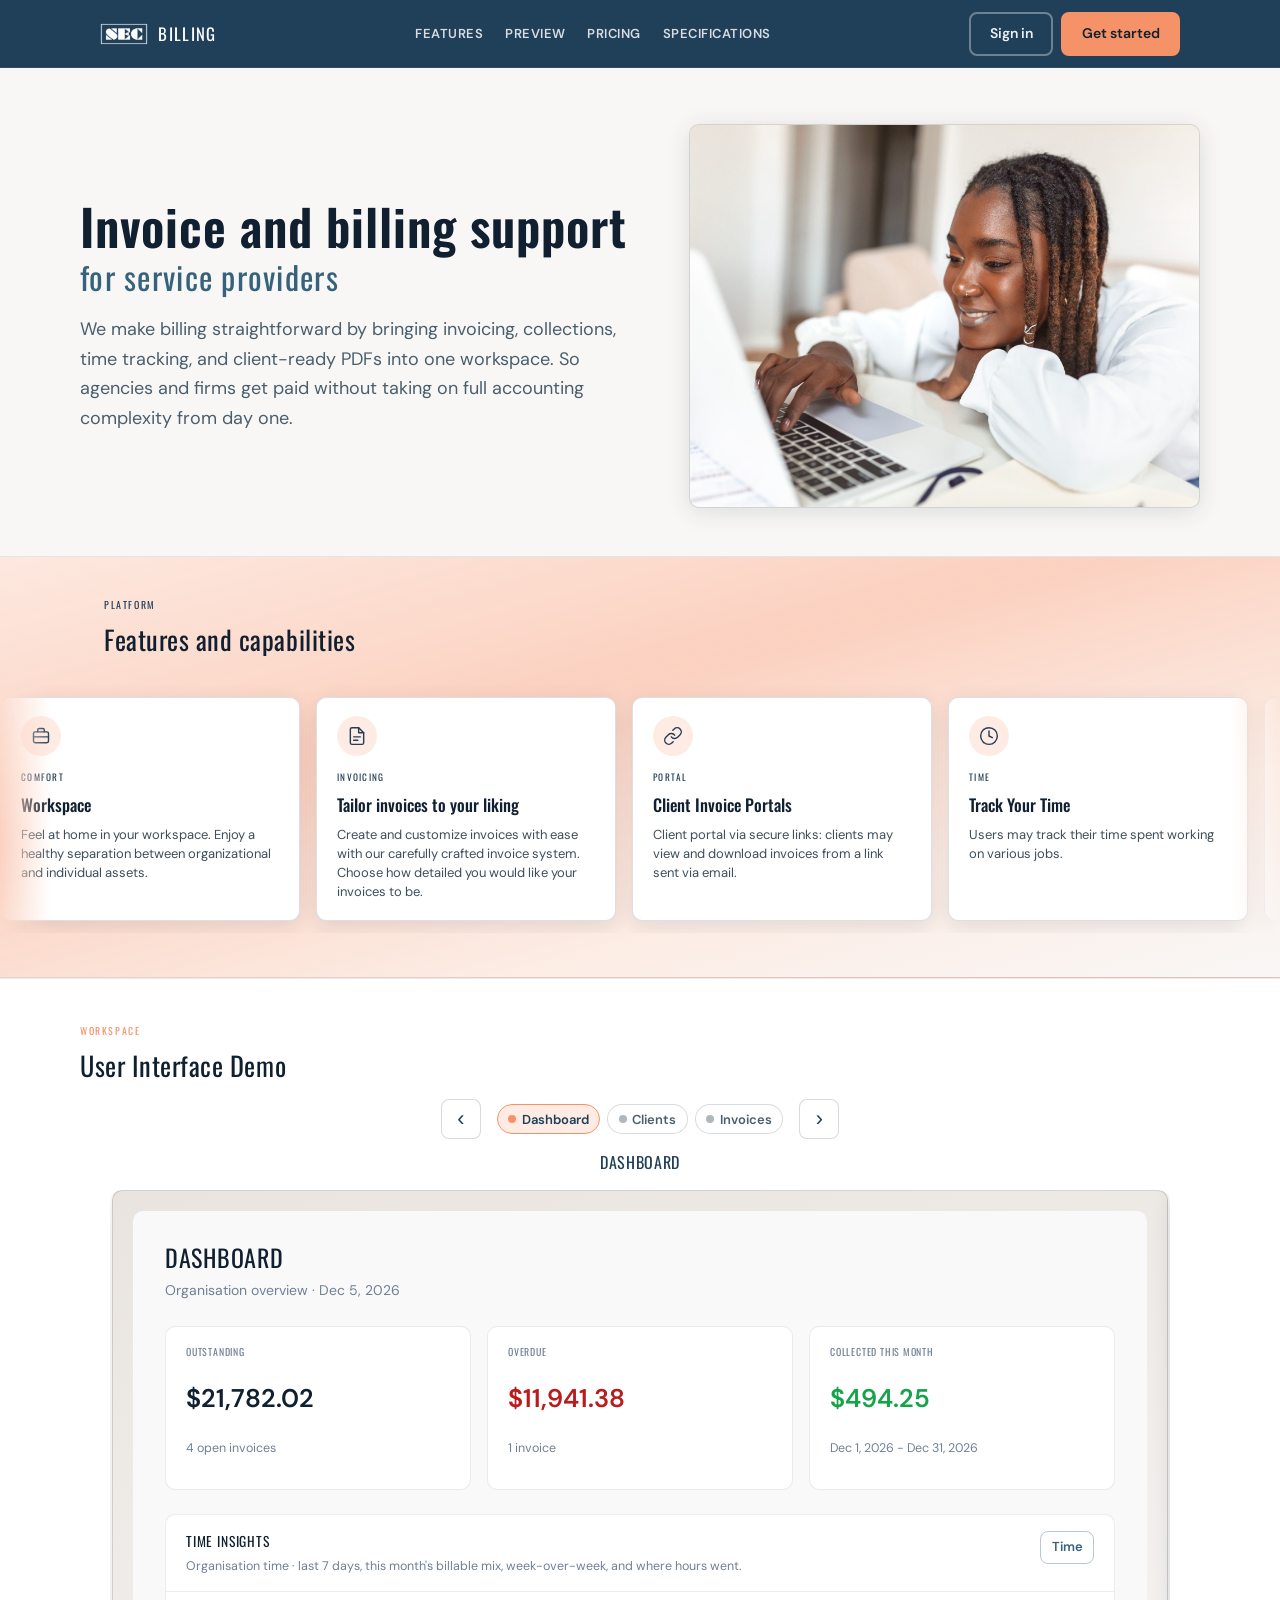
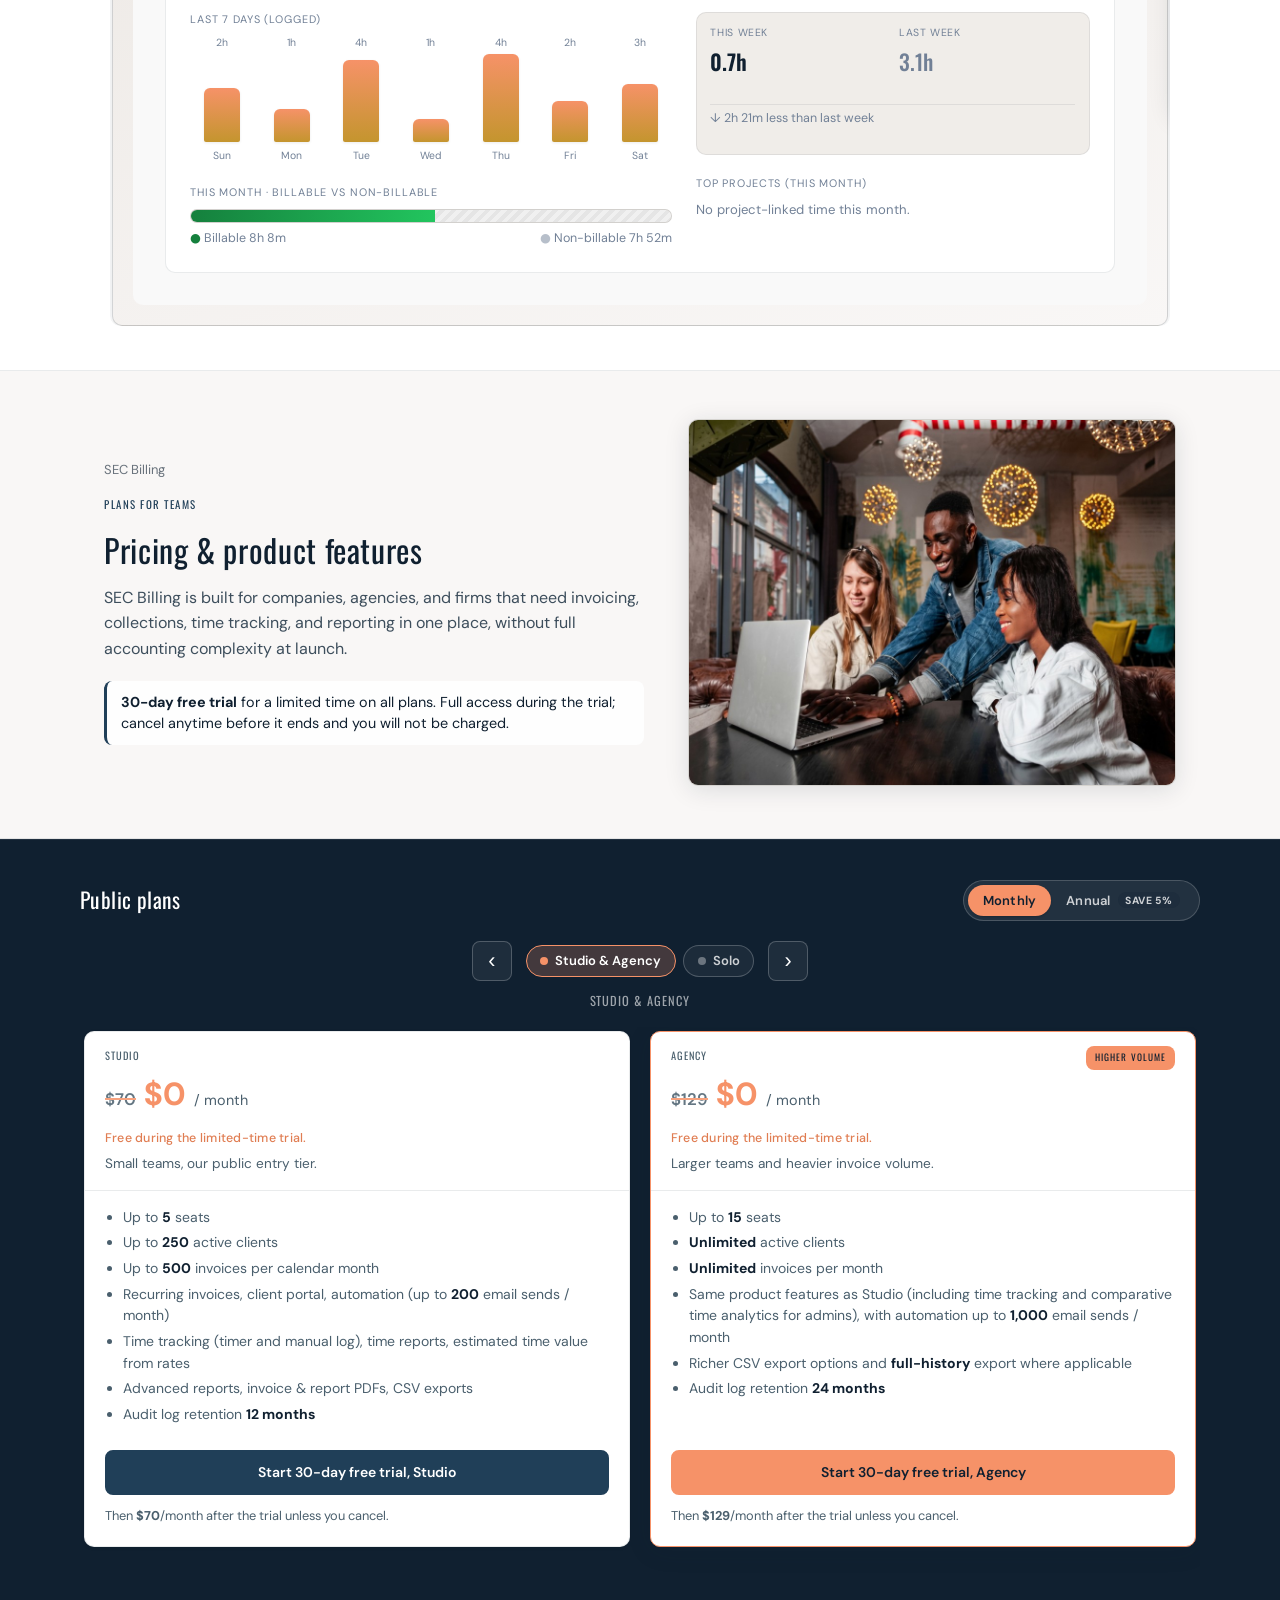
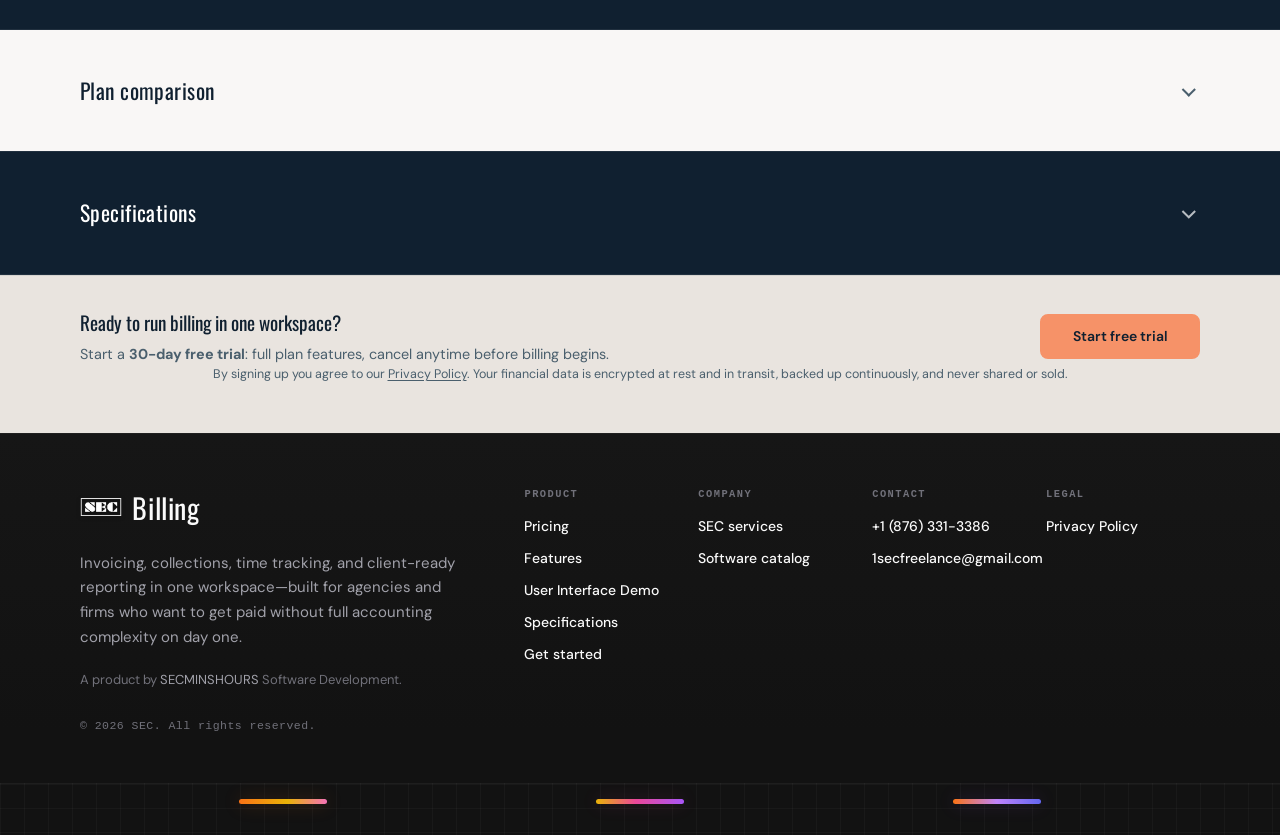
<file: index.html>
<!DOCTYPE html>
<html lang="en">
<head>
  <meta charset="UTF-8" />
  <meta name="viewport" content="width=device-width, initial-scale=1.0" />
  <title>SEC Billing: Pricing &amp; features</title>
  <meta name="description" content="Plans, limits, and capabilities for SEC Billing: invoicing, collections, time tracking, reports, and client portal for agencies and firms." />
  <link rel="stylesheet" href="css/site.css" />
  <link rel="stylesheet" href="css/billing-pricing.css" />
  <link rel="stylesheet" href="css/marketing.css" />
  <link rel="stylesheet" href="css/dashboard-preview.css" />
</head>
<body data-pricing-cycle="monthly">
  <header class="sec-billing-header" id="sec-billing-header">
    <div class="sec-billing-header__inner">
      <a href="index.html" class="sec-billing-brand" aria-label="SEC Billing home">
        <span class="sec-billing-brand__mark" aria-hidden="true">
          <img src="assets/logo/SECLogo.png" alt="" decoding="async" width="120" height="48" />
        </span>
        <span class="sec-billing-brand__title">Billing</span>
      </a>

      <nav class="sec-billing-nav" aria-label="Page sections">
        <a href="#features">Features</a>
        <a href="#ui-previews">Preview</a>
        <a href="#pricing">Pricing</a>
        <a href="#specifications">Specifications</a>
      </nav>

      <div class="sec-billing-header__cta" id="sec-billing-header-cta">
        <a class="sec-billing-btn sec-billing-btn--ghost" data-billing-path="/login" href="#">Sign in</a>
        <a class="sec-billing-btn sec-billing-btn--primary" data-billing-path="/register" href="#">Get started</a>
      </div>

      <button
        type="button"
        class="sec-billing-menu-toggle"
        aria-expanded="false"
        aria-controls="sec-billing-header-cta"
        aria-label="Open menu"
      >
        <span></span>
      </button>
    </div>
  </header>

  <main>
    <section class="marketing-intro marketing-intro--split" id="intro" aria-labelledby="intro-heading">
      <div class="marketing-intro__inner marketing-intro__split">
        <div class="marketing-intro__copy">
          <h1 class="marketing-intro__headline" id="intro-heading">
            <span class="marketing-intro__headline-line marketing-intro__headline-line--primary">Invoice and billing support</span>
            <span class="marketing-intro__headline-line marketing-intro__headline-line--secondary">for service providers</span>
          </h1>
          <p class="marketing-intro__lede">
            We make billing straightforward by bringing invoicing, collections, time tracking, and client-ready PDFs into one workspace. So agencies and firms get paid without taking on full accounting complexity from day one.
          </p>
        </div>
        <figure class="marketing-intro__media" aria-hidden="true">
          <img src="assets/marketing/hero-portrait.png" alt="" loading="lazy" decoding="async" width="900" height="600" />
        </figure>
      </div>
    </section>

    <div class="marketing-hero" id="features">
      <div class="marketing-hero__intro pricing-page-inner">
        <p class="marketing-section-label">Platform</p>
        <h2 class="marketing-section-head marketing-section-head--hero" id="features-heading">Features and capabilities</h2>
      </div>

      <div class="sec-billing-marquee" aria-hidden="true">
        <div class="sec-billing-marquee__track">
          <div class="sec-billing-marquee__group">
            <article class="feature-bubble feature-bubble--marquee">
              <span class="feature-bubble__icon" aria-hidden="true">
                <svg viewBox="0 0 24 24" fill="none" stroke="currentColor" stroke-width="1.7" stroke-linecap="round" stroke-linejoin="round"><rect x="3" y="7" width="18" height="13" rx="2"/><path d="M8 7V5a2 2 0 0 1 2-2h4a2 2 0 0 1 2 2v2"/><line x1="3" y1="13" x2="21" y2="13"/></svg>
              </span>
              <span class="feature-bubble__tag">Comfort</span>
              <h3>Workspace</h3>
              <p>Feel at home in your workspace. Enjoy a healthy separation between organizational and individual assets.</p>
            </article>
            <article class="feature-bubble feature-bubble--marquee">
              <span class="feature-bubble__icon" aria-hidden="true">
                <svg viewBox="0 0 24 24" fill="none" stroke="currentColor" stroke-width="1.7" stroke-linecap="round" stroke-linejoin="round"><path d="M14 2H6a2 2 0 0 0-2 2v16a2 2 0 0 0 2 2h12a2 2 0 0 0 2-2V8z"/><polyline points="14 2 14 8 20 8"/><line x1="8" y1="13" x2="16" y2="13"/><line x1="8" y1="17" x2="13" y2="17"/></svg>
              </span>
              <span class="feature-bubble__tag">Invoicing</span>
              <h3>Tailor invoices to your liking</h3>
              <p>Create and customize invoices with ease with our carefully crafted invoice system. Choose how detailed you would like your invoices to be.</p>
            </article>
            <article class="feature-bubble feature-bubble--marquee">
              <span class="feature-bubble__icon" aria-hidden="true">
                <svg viewBox="0 0 24 24" fill="none" stroke="currentColor" stroke-width="1.7" stroke-linecap="round" stroke-linejoin="round"><path d="M10 13a5 5 0 0 0 7.54.54l3-3a5 5 0 0 0-7.07-7.07l-1.72 1.71"/><path d="M14 11a5 5 0 0 0-7.54-.54l-3 3a5 5 0 0 0 7.07 7.07l1.71-1.71"/></svg>
              </span>
              <span class="feature-bubble__tag">Portal</span>
              <h3>Client Invoice Portals</h3>
              <p>Client portal via secure links: clients may view and download invoices from a link sent via email.</p>
            </article>
            <article class="feature-bubble feature-bubble--marquee">
              <span class="feature-bubble__icon" aria-hidden="true">
                <svg viewBox="0 0 24 24" fill="none" stroke="currentColor" stroke-width="1.7" stroke-linecap="round" stroke-linejoin="round"><circle cx="12" cy="12" r="10"/><polyline points="12 6 12 12 16 14"/></svg>
              </span>
              <span class="feature-bubble__tag">Time</span>
              <h3>Track Your Time</h3>
              <p>Users may track their time spent working on various jobs.</p>
            </article>
            <article class="feature-bubble feature-bubble--marquee">
              <span class="feature-bubble__icon" aria-hidden="true">
                <svg viewBox="0 0 24 24" fill="none" stroke="currentColor" stroke-width="1.7" stroke-linecap="round" stroke-linejoin="round"><polyline points="23 4 23 10 17 10"/><polyline points="1 20 1 14 7 14"/><path d="M3.51 9a9 9 0 0 1 14.85-3.36L23 10"/><path d="M20.49 15a9 9 0 0 1-14.85 3.36L1 14"/></svg>
              </span>
              <span class="feature-bubble__tag">Automation</span>
              <h3>Recurring invoices</h3>
              <p>Create recurring invoices with scheduled draft generation.</p>
            </article>
          </div>
          <div class="sec-billing-marquee__group" aria-hidden="true">
            <article class="feature-bubble feature-bubble--marquee">
              <span class="feature-bubble__icon" aria-hidden="true">
                <svg viewBox="0 0 24 24" fill="none" stroke="currentColor" stroke-width="1.7" stroke-linecap="round" stroke-linejoin="round"><rect x="3" y="7" width="18" height="13" rx="2"/><path d="M8 7V5a2 2 0 0 1 2-2h4a2 2 0 0 1 2 2v2"/><line x1="3" y1="13" x2="21" y2="13"/></svg>
              </span>
              <span class="feature-bubble__tag">Comfort</span>
              <h3>Workspace</h3>
              <p>Feel at home in your workspace. Enjoy a healthy separation between organizational and individual assets.</p>
            </article>
            <article class="feature-bubble feature-bubble--marquee">
              <span class="feature-bubble__icon" aria-hidden="true">
                <svg viewBox="0 0 24 24" fill="none" stroke="currentColor" stroke-width="1.7" stroke-linecap="round" stroke-linejoin="round"><path d="M14 2H6a2 2 0 0 0-2 2v16a2 2 0 0 0 2 2h12a2 2 0 0 0 2-2V8z"/><polyline points="14 2 14 8 20 8"/><line x1="8" y1="13" x2="16" y2="13"/><line x1="8" y1="17" x2="13" y2="17"/></svg>
              </span>
              <span class="feature-bubble__tag">Invoicing</span>
              <h3>Tailor invoices to your liking</h3>
              <p>Create and customize invoices with ease with our carefully crafted invoice system. Choose how detailed you would like your invoices to be.</p>
            </article>
            <article class="feature-bubble feature-bubble--marquee">
              <span class="feature-bubble__icon" aria-hidden="true">
                <svg viewBox="0 0 24 24" fill="none" stroke="currentColor" stroke-width="1.7" stroke-linecap="round" stroke-linejoin="round"><path d="M10 13a5 5 0 0 0 7.54.54l3-3a5 5 0 0 0-7.07-7.07l-1.72 1.71"/><path d="M14 11a5 5 0 0 0-7.54-.54l-3 3a5 5 0 0 0 7.07 7.07l1.71-1.71"/></svg>
              </span>
              <span class="feature-bubble__tag">Portal</span>
              <h3>Client Invoice Portals</h3>
              <p>Client portal via secure links: clients may view and download invoices from a link sent via email.</p>
            </article>
            <article class="feature-bubble feature-bubble--marquee">
              <span class="feature-bubble__icon" aria-hidden="true">
                <svg viewBox="0 0 24 24" fill="none" stroke="currentColor" stroke-width="1.7" stroke-linecap="round" stroke-linejoin="round"><circle cx="12" cy="12" r="10"/><polyline points="12 6 12 12 16 14"/></svg>
              </span>
              <span class="feature-bubble__tag">Time</span>
              <h3>Track Your Time</h3>
              <p>Users may track their time spent working on various jobs.</p>
            </article>
            <article class="feature-bubble feature-bubble--marquee">
              <span class="feature-bubble__icon" aria-hidden="true">
                <svg viewBox="0 0 24 24" fill="none" stroke="currentColor" stroke-width="1.7" stroke-linecap="round" stroke-linejoin="round"><polyline points="23 4 23 10 17 10"/><polyline points="1 20 1 14 7 14"/><path d="M3.51 9a9 9 0 0 1 14.85-3.36L23 10"/><path d="M20.49 15a9 9 0 0 1-14.85 3.36L1 14"/></svg>
              </span>
              <span class="feature-bubble__tag">Automation</span>
              <h3>Recurring invoices</h3>
              <p>Create recurring invoices with scheduled draft generation.</p>
            </article>
          </div>
        </div>
      </div>
    </div>

    <div id="billing-app-config-warn" class="billing-config-warn billing-pricing-inner" hidden>
      Set <code>BILLING_APP_BASE</code> in <code>js/config.js</code> to your live SEC Billing app URL (no trailing slash) so
      <strong>Sign up</strong> and <strong>Sign in</strong> open the app.
    </div>

    <section class="marketing-ui-previews" id="ui-previews" aria-labelledby="ui-previews-heading">
      <div class="pricing-page-inner">
        <p class="marketing-section-label">Workspace</p>
        <h2 class="marketing-section-head" id="ui-previews-heading">User Interface Demo</h2>
      </div>
      <div class="marketing-ui-previews__shell pricing-page-inner">
        <div class="marketing-ui-previews__carousel" data-ui-carousel role="region" aria-roledescription="carousel" aria-label="Product UI previews">
          <div class="marketing-ui-previews__controls">
            <button type="button" class="marketing-ui-previews__arrow" data-carousel-prev aria-label="Previous preview">
              <span aria-hidden="true">&#8249;</span>
            </button>
            <div class="marketing-ui-previews__dots" role="tablist" aria-label="Choose UI preview">
              <button type="button" class="marketing-ui-previews__dot-btn" role="tab" aria-selected="true" aria-controls="ui-preview-panel-0" id="ui-preview-tab-0" data-carousel-dot="0">
                <span class="marketing-ui-previews__dot" aria-hidden="true"></span>
                <span class="marketing-ui-previews__dot-label">Dashboard</span>
              </button>
              <button type="button" class="marketing-ui-previews__dot-btn" role="tab" aria-selected="false" aria-controls="ui-preview-panel-1" id="ui-preview-tab-1" data-carousel-dot="1">
                <span class="marketing-ui-previews__dot" aria-hidden="true"></span>
                <span class="marketing-ui-previews__dot-label">Clients</span>
              </button>
              <button type="button" class="marketing-ui-previews__dot-btn" role="tab" aria-selected="false" aria-controls="ui-preview-panel-2" id="ui-preview-tab-2" data-carousel-dot="2">
                <span class="marketing-ui-previews__dot" aria-hidden="true"></span>
                <span class="marketing-ui-previews__dot-label">Invoices</span>
              </button>
            </div>
            <button type="button" class="marketing-ui-previews__arrow" data-carousel-next aria-label="Next preview">
              <span aria-hidden="true">&#8250;</span>
            </button>
          </div>
          <p class="marketing-ui-previews__caption">
            <span data-carousel-caption id="ui-preview-caption" aria-live="polite">Dashboard</span>
          </p>
          <div class="marketing-ui-previews__viewport" data-ui-carousel-viewport>
            <div class="marketing-ui-previews__track" data-ui-carousel-track>
              <div class="marketing-ui-previews__slide" id="ui-preview-panel-0" role="tabpanel" aria-labelledby="ui-preview-tab-0" data-carousel-index="0" aria-hidden="false">
                <div class="marketing-ui-previews__frame">
                  <div class="sec-billing-dash-preview" data-dashboard-preview>
          <header class="sec-billing-dash-preview__header">
            <h3 class="sec-billing-dash-preview__title">Dashboard</h3>
            <p class="sec-billing-dash-preview__subtitle">
              Organisation overview · <time data-preview-subtitle-date datetime=""></time>
            </p>
          </header>

          <div class="sec-billing-dash-preview__stats">
            <article class="sec-billing-dash-preview__stat">
              <p class="sec-billing-dash-preview__stat-label">Outstanding</p>
              <p class="sec-billing-dash-preview__stat-value sec-billing-dash-preview__stat-value--default" data-preview-outstanding>$0.00</p>
              <p class="sec-billing-dash-preview__stat-meta">4 open invoices</p>
            </article>
            <article class="sec-billing-dash-preview__stat">
              <p class="sec-billing-dash-preview__stat-label">Overdue</p>
              <p class="sec-billing-dash-preview__stat-value sec-billing-dash-preview__stat-value--danger" data-preview-overdue>$0.00</p>
              <p class="sec-billing-dash-preview__stat-meta">1 invoice</p>
            </article>
            <article class="sec-billing-dash-preview__stat">
              <p class="sec-billing-dash-preview__stat-label">Collected this month</p>
              <p class="sec-billing-dash-preview__stat-value sec-billing-dash-preview__stat-value--success" data-preview-collected>$0.00</p>
              <p class="sec-billing-dash-preview__stat-meta"><span data-preview-month-range></span></p>
            </article>
          </div>

          <div class="sec-billing-dash-preview__card">
            <div class="sec-billing-dash-preview__card-head">
              <div style="flex: 1; min-width: 0">
                <h3>Time insights</h3>
                <p class="sec-billing-dash-preview__card-desc">
                  Organisation time · last 7 days, this month&apos;s billable mix, week-over-week, and where hours went.
                </p>
              </div>
              <span class="sec-billing-dash-preview__ghost">Time</span>
            </div>
            <div class="sec-billing-dash-preview__insights">
              <div class="sec-billing-dash-preview__col">
                <div class="sec-billing-dash-preview__seven-wrap">
                  <p class="sec-billing-dash-preview__micro sec-billing-dash-preview__micro--chart-head">Last 7 days (logged)</p>
                  <div class="sec-billing-dash-preview__bars" role="img" aria-label="Seven day activity preview">
                    <div class="sec-billing-dash-preview__bar-col">
                      <span class="sec-billing-dash-preview__bar-val" data-preview-bar-tip>-</span>
                      <div class="sec-billing-dash-preview__bar-fill-wrap">
                        <div class="sec-billing-dash-preview__bar-fill" data-preview-bar-fill></div>
                      </div>
                      <span class="sec-billing-dash-preview__bar-day" data-preview-day-label></span>
                    </div>
                    <div class="sec-billing-dash-preview__bar-col">
                      <span class="sec-billing-dash-preview__bar-val" data-preview-bar-tip>-</span>
                      <div class="sec-billing-dash-preview__bar-fill-wrap">
                        <div class="sec-billing-dash-preview__bar-fill" data-preview-bar-fill></div>
                      </div>
                      <span class="sec-billing-dash-preview__bar-day" data-preview-day-label></span>
                    </div>
                    <div class="sec-billing-dash-preview__bar-col">
                      <span class="sec-billing-dash-preview__bar-val" data-preview-bar-tip>-</span>
                      <div class="sec-billing-dash-preview__bar-fill-wrap">
                        <div class="sec-billing-dash-preview__bar-fill" data-preview-bar-fill></div>
                      </div>
                      <span class="sec-billing-dash-preview__bar-day" data-preview-day-label></span>
                    </div>
                    <div class="sec-billing-dash-preview__bar-col">
                      <span class="sec-billing-dash-preview__bar-val" data-preview-bar-tip>-</span>
                      <div class="sec-billing-dash-preview__bar-fill-wrap">
                        <div class="sec-billing-dash-preview__bar-fill" data-preview-bar-fill></div>
                      </div>
                      <span class="sec-billing-dash-preview__bar-day" data-preview-day-label></span>
                    </div>
                    <div class="sec-billing-dash-preview__bar-col">
                      <span class="sec-billing-dash-preview__bar-val" data-preview-bar-tip>-</span>
                      <div class="sec-billing-dash-preview__bar-fill-wrap">
                        <div class="sec-billing-dash-preview__bar-fill" data-preview-bar-fill></div>
                      </div>
                      <span class="sec-billing-dash-preview__bar-day" data-preview-day-label></span>
                    </div>
                    <div class="sec-billing-dash-preview__bar-col">
                      <span class="sec-billing-dash-preview__bar-val" data-preview-bar-tip>-</span>
                      <div class="sec-billing-dash-preview__bar-fill-wrap">
                        <div class="sec-billing-dash-preview__bar-fill" data-preview-bar-fill></div>
                      </div>
                      <span class="sec-billing-dash-preview__bar-day" data-preview-day-label></span>
                    </div>
                    <div class="sec-billing-dash-preview__bar-col">
                      <span class="sec-billing-dash-preview__bar-val" data-preview-bar-tip>-</span>
                      <div class="sec-billing-dash-preview__bar-fill-wrap">
                        <div class="sec-billing-dash-preview__bar-fill" data-preview-bar-fill></div>
                      </div>
                      <span class="sec-billing-dash-preview__bar-day" data-preview-day-label></span>
                    </div>
                  </div>
                </div>
                <div>
                  <p class="sec-billing-dash-preview__micro">This month · billable vs non-billable</p>
                  <div class="sec-billing-dash-preview__meter" title="Billable vs non-billable mix">
                    <div class="sec-billing-dash-preview__meter-bill" data-preview-meter-bill></div>
                    <div class="sec-billing-dash-preview__meter-rest"></div>
                  </div>
                  <div class="sec-billing-dash-preview__meter-legend">
                    <span><span style="color: #15803d; font-weight: 600">●</span> Billable <span data-preview-bill-legend>0m</span></span>
                    <span><span style="opacity: 0.5; font-weight: 600">●</span> Non-billable <span data-preview-non-legend>0m</span></span>
                  </div>
                </div>
              </div>
              <div class="sec-billing-dash-preview__col">
                <div class="sec-billing-dash-preview__week-box">
                  <div>
                    <p class="sec-billing-dash-preview__week-k">This week</p>
                    <p class="sec-billing-dash-preview__week-v" data-preview-week-this>0h</p>
                  </div>
                  <div>
                    <p class="sec-billing-dash-preview__week-k">Last week</p>
                    <p class="sec-billing-dash-preview__week-v sec-billing-dash-preview__week-v--muted" data-preview-week-last>3.0h</p>
                  </div>
                  <div class="sec-billing-dash-preview__week-delta" data-preview-week-delta>
                    <span>&#8595; 3h less than last week</span>
                  </div>
                </div>
                <div>
                  <p class="sec-billing-dash-preview__micro">Top projects (this month)</p>
                  <p class="sec-billing-dash-preview__top-empty">No project-linked time this month.</p>
                </div>
              </div>
            </div>
          </div>
        </div>
                  </div>
                </div>

              <div class="marketing-ui-previews__slide" id="ui-preview-panel-1" role="tabpanel" aria-labelledby="ui-preview-tab-1" data-carousel-index="1" aria-hidden="true">
                <div class="marketing-ui-previews__frame">
                  <div class="sec-billing-page-preview sec-billing-clients-preview">
                    <header class="sec-billing-page-preview__header">
                      <div>
                        <h3 class="sec-billing-page-preview__title">Clients</h3>
                        <p class="sec-billing-page-preview__subtitle">4 clients</p>
                      </div>
                      <button type="button" class="sec-billing-page-preview__btn-primary" tabindex="-1">+ New Client</button>
                    </header>
                    <div class="sec-billing-page-preview__toolbar sec-billing-clients-preview__toolbar">
                      <div class="sec-billing-clients-preview__toggle" role="group" aria-label="Client scope">
                        <button type="button" class="sec-billing-clients-preview__seg" tabindex="-1">My clients</button>
                        <button type="button" class="sec-billing-clients-preview__seg sec-billing-clients-preview__seg--active" tabindex="-1">All clients</button>
                      </div>
                      <input type="search" class="sec-billing-page-preview__search" placeholder="Search clients..." readonly tabindex="-1" />
                      <label class="sec-billing-page-preview__check"><input type="checkbox" tabindex="-1" /> Show archived</label>
                      <button type="button" class="sec-billing-page-preview__btn-secondary" tabindex="-1">Search</button>
                    </div>
                    <div class="sec-billing-page-preview__table-scroll">
                      <table class="sec-billing-page-preview__table">
                        <thead>
                          <tr>
                            <th scope="col">Name</th>
                            <th scope="col">Contact</th>
                            <th scope="col">Email</th>
                            <th scope="col">Invoices</th>
                            <th scope="col">Open balance</th>
                            <th scope="col">Assigned to</th>
                            <th scope="col">Since</th>
                            <th scope="col"><span class="sec-billing-page-preview__sr-only">Actions</span></th>
                          </tr>
                        </thead>
                        <tbody>
                          <tr>
                            <td><span class="sec-billing-page-preview__accent">Caribbean Fintech Ltd</span></td>
                            <td>Marcus Brown</td>
                            <td>finance@caribfintech.example</td>
                            <td>3</td>
                            <td><span class="sec-billing-page-preview__accent">$13,921.32</span></td>
                            <td>Alex Morgan</td>
                            <td>Apr 14, 2026</td>
                            <td><button type="button" class="sec-billing-page-preview__linkish" tabindex="-1">View</button></td>
                          </tr>
                          <tr>
                            <td><span class="sec-billing-page-preview__accent">Harbour Bay Hotels</span></td>
                            <td>Patricia Williams</td>
                            <td>accounts@harbourbay.example</td>
                            <td>2</td>
                            <td><span class="sec-billing-page-preview__accent">$4,750.00</span></td>
                            <td><span class="sec-billing-page-preview__faint">Unassigned</span></td>
                            <td>Apr 14, 2026</td>
                            <td><button type="button" class="sec-billing-page-preview__linkish" tabindex="-1">View</button></td>
                          </tr>
                          <tr>
                            <td><span class="sec-billing-page-preview__accent">Northwind Advisory</span></td>
                            <td>Jordan Ellis</td>
                            <td>billing@northwind-advisory.example</td>
                            <td>1</td>
                            <td>&#8212;</td>
                            <td><span class="sec-billing-page-preview__faint">Unassigned</span></td>
                            <td>May 5, 2026</td>
                            <td><button type="button" class="sec-billing-page-preview__linkish" tabindex="-1">View</button></td>
                          </tr>
                          <tr>
                            <td><span class="sec-billing-page-preview__accent">Tropical Harvest Foods</span></td>
                            <td>&#8212;</td>
                            <td>ops@tropicalharvest.example</td>
                            <td>1</td>
                            <td><span class="sec-billing-page-preview__accent">$3,200.00</span></td>
                            <td><span class="sec-billing-page-preview__faint">Unassigned</span></td>
                            <td>Apr 14, 2026</td>
                            <td><button type="button" class="sec-billing-page-preview__linkish" tabindex="-1">View</button></td>
                          </tr>
                        </tbody>
                      </table>
                    </div>
                  </div>
                </div>
              </div>

              <div class="marketing-ui-previews__slide" id="ui-preview-panel-2" role="tabpanel" aria-labelledby="ui-preview-tab-2" data-carousel-index="2" aria-hidden="true">
                <div class="marketing-ui-previews__frame">
                  <div class="sec-billing-page-preview sec-billing-inv-preview">
                    <header class="sec-billing-page-preview__header">
                      <div>
                        <h3 class="sec-billing-page-preview__title">Invoices</h3>
                        <p class="sec-billing-page-preview__subtitle">7 invoices, grouped by project</p>
                      </div>
                      <button type="button" class="sec-billing-page-preview__btn-primary" tabindex="-1">+ New Invoice</button>
                    </header>
                    <div class="sec-billing-page-preview__toolbar sec-billing-inv-preview__toolbar">
                      <input type="search" class="sec-billing-page-preview__search" placeholder="Search invoices..." readonly tabindex="-1" />
                      <div class="sec-billing-inv-preview__select-wrap">
                        <select class="sec-billing-inv-preview__select" aria-label="Status filter" tabindex="-1">
                          <option>All statuses</option>
                        </select>
                      </div>
                      <div class="sec-billing-inv-preview__select-wrap">
                        <select class="sec-billing-inv-preview__select" aria-label="Client filter" tabindex="-1">
                          <option>All clients</option>
                        </select>
                      </div>
                    </div>
                    <div class="sec-billing-page-preview__table-scroll">
                      <table class="sec-billing-page-preview__table sec-billing-inv-preview__table">
                        <colgroup>
                          <col class="sec-billing-inv-preview__col-inv" />
                          <col class="sec-billing-inv-preview__col-client" />
                          <col class="sec-billing-inv-preview__col-due" />
                          <col class="sec-billing-inv-preview__col-status" />
                          <col class="sec-billing-inv-preview__col-amt" />
                          <col class="sec-billing-inv-preview__col-bal" />
                          <col class="sec-billing-inv-preview__col-act" />
                        </colgroup>
                        <thead>
                          <tr>
                            <th scope="col">Invoice</th>
                            <th scope="col">Client</th>
                            <th scope="col">Due date</th>
                            <th scope="col">Status</th>
                            <th scope="col">Amount</th>
                            <th scope="col">Balance</th>
                            <th scope="col"><span class="sec-billing-page-preview__sr-only">Actions</span></th>
                          </tr>
                        </thead>
                        <tbody>
                          <tr>
                            <td colspan="7" class="sec-billing-inv-preview__group-cell">
                              <button type="button" class="sec-billing-inv-preview__group-toggle" data-inv-group-toggle aria-expanded="true" aria-controls="inv-nested-wrap" id="inv-group-head">
                                <span class="sec-billing-inv-preview__caret" aria-hidden="true"></span>
                                <span><strong>No project</strong> <span class="sec-billing-inv-preview__muted">(7 invoices)</span></span>
                              </button>
                              <div id="inv-nested-wrap" class="sec-billing-inv-preview__nested-wrap">
                                <div class="sec-billing-inv-preview__nested-inner">
                                  <table class="sec-billing-inv-preview__nested">
                                    <colgroup>
                                      <col class="sec-billing-inv-preview__col-inv" />
                                      <col class="sec-billing-inv-preview__col-client" />
                                      <col class="sec-billing-inv-preview__col-due" />
                                      <col class="sec-billing-inv-preview__col-status" />
                                      <col class="sec-billing-inv-preview__col-amt" />
                                      <col class="sec-billing-inv-preview__col-bal" />
                                      <col class="sec-billing-inv-preview__col-act" />
                                    </colgroup>
                                    <tbody>
                                      <tr>
                                        <td><span class="sec-billing-page-preview__accent">INV-00007</span></td>
                                        <td>Northwind Advisory</td>
                                        <td>Jun 3, 2026</td>
                                        <td><span class="sec-billing-inv-preview__pill sec-billing-inv-preview__pill--muted">Ready</span></td>
                                        <td>$240.00</td>
                                        <td><span class="sec-billing-page-preview__accent">$240.00</span></td>
                                        <td class="sec-billing-inv-preview__actions"><button type="button" class="sec-billing-page-preview__linkish" tabindex="-1">View</button> <button type="button" class="sec-billing-page-preview__linkish" tabindex="-1">Edit</button></td>
                                      </tr>
                                      <tr>
                                        <td><span class="sec-billing-page-preview__accent">INV-00006</span></td>
                                        <td>Caribbean Fintech Ltd</td>
                                        <td>May 28, 2026</td>
                                        <td><span class="sec-billing-inv-preview__pill sec-billing-inv-preview__pill--sent">Sent</span></td>
                                        <td>$4,200.00</td>
                                        <td><span class="sec-billing-page-preview__accent">$2,100.00</span></td>
                                        <td class="sec-billing-inv-preview__actions"><button type="button" class="sec-billing-page-preview__linkish" tabindex="-1">View</button> <button type="button" class="sec-billing-page-preview__linkish" tabindex="-1">Edit</button></td>
                                      </tr>
                                      <tr>
                                        <td><span class="sec-billing-page-preview__accent">INV-00005</span></td>
                                        <td>Harbour Bay Hotels</td>
                                        <td>Jun 10, 2026</td>
                                        <td><span class="sec-billing-inv-preview__pill sec-billing-inv-preview__pill--partial">Partial</span></td>
                                        <td>$1,890.00</td>
                                        <td><span class="sec-billing-page-preview__accent">$945.00</span></td>
                                        <td class="sec-billing-inv-preview__actions"><button type="button" class="sec-billing-page-preview__linkish" tabindex="-1">View</button> <button type="button" class="sec-billing-page-preview__linkish" tabindex="-1">Edit</button></td>
                                      </tr>
                                      <tr>
                                        <td><span class="sec-billing-page-preview__accent">INV-00004</span></td>
                                        <td>Tropical Harvest Foods</td>
                                        <td>May 15, 2026</td>
                                        <td><span class="sec-billing-inv-preview__pill sec-billing-inv-preview__pill--sent">Sent</span></td>
                                        <td>$320.00</td>
                                        <td><span class="sec-billing-page-preview__accent">$0.00</span></td>
                                        <td class="sec-billing-inv-preview__actions"><button type="button" class="sec-billing-page-preview__linkish" tabindex="-1">View</button> <button type="button" class="sec-billing-page-preview__linkish" tabindex="-1">Edit</button></td>
                                      </tr>
                                      <tr>
                                        <td><span class="sec-billing-page-preview__accent">INV-00003</span></td>
                                        <td>Caribbean Fintech Ltd</td>
                                        <td>Apr 30, 2026</td>
                                        <td><span class="sec-billing-inv-preview__pill sec-billing-inv-preview__pill--muted">Ready</span></td>
                                        <td>$980.00</td>
                                        <td><span class="sec-billing-page-preview__accent">$980.00</span></td>
                                        <td class="sec-billing-inv-preview__actions"><button type="button" class="sec-billing-page-preview__linkish" tabindex="-1">View</button> <button type="button" class="sec-billing-page-preview__linkish" tabindex="-1">Edit</button></td>
                                      </tr>
                                      <tr>
                                        <td><span class="sec-billing-page-preview__accent">INV-00002</span></td>
                                        <td>Harbour Bay Hotels</td>
                                        <td>May 1, 2026</td>
                                        <td><span class="sec-billing-inv-preview__pill sec-billing-inv-preview__pill--sent">Sent</span></td>
                                        <td>$2,860.00</td>
                                        <td><span class="sec-billing-page-preview__accent">$2,860.00</span></td>
                                        <td class="sec-billing-inv-preview__actions"><button type="button" class="sec-billing-page-preview__linkish" tabindex="-1">View</button> <button type="button" class="sec-billing-page-preview__linkish" tabindex="-1">Edit</button></td>
                                      </tr>
                                      <tr>
                                        <td><span class="sec-billing-page-preview__accent">INV-00001</span></td>
                                        <td>Northwind Advisory</td>
                                        <td>Jun 18, 2026</td>
                                        <td><span class="sec-billing-inv-preview__pill sec-billing-inv-preview__pill--partial">Partial</span></td>
                                        <td>$512.50</td>
                                        <td><span class="sec-billing-page-preview__accent">$256.25</span></td>
                                        <td class="sec-billing-inv-preview__actions"><button type="button" class="sec-billing-page-preview__linkish" tabindex="-1">View</button> <button type="button" class="sec-billing-page-preview__linkish" tabindex="-1">Edit</button></td>
                                      </tr>
                                    </tbody>
                                  </table>
                                </div>
                              </div>
                            </td>
                          </tr>
                        </tbody>
                      </table>
                    </div>
                  </div>
                </div>
              </div>
            </div>
          </div>
        </div>
      </div>
    </section>

    <section class="marketing-pricing-intro marketing-pricing-intro--split" id="pricing-intro" aria-labelledby="pricing-intro-heading">
      <div class="marketing-hero__pricing pricing-page-inner marketing-pricing-intro__split">
        <div class="marketing-pricing-intro__copy">
          <p class="billing-pricing-breadcrumb">SEC Billing</p>
          <p class="billing-pricing-kicker">Plans for teams</p>
          <h2 class="marketing-hero__pricing-title" id="pricing-intro-heading">Pricing &amp; product features</h2>
          <p class="billing-pricing-lead">
            SEC Billing is built for companies, agencies, and firms that need invoicing, collections,
            time tracking, and reporting in one place, without full accounting complexity at launch.
          </p>
          <p class="billing-pricing-trial" role="status">
            <strong>30-day free trial</strong> for a limited time on all plans. Full access during the trial; cancel anytime before it ends and you will not be charged.
          </p>
        </div>
        <figure class="marketing-pricing-intro__media" aria-hidden="true">
          <img src="assets/marketing/pricing-team.png" alt="" loading="lazy" decoding="async" width="900" height="675" />
        </figure>
      </div>
    </section>

    <section class="billing-section billing-section--dark" id="pricing">
      <div class="pricing-page-inner">
        <div class="billing-plan-header">
          <h2 class="billing-section-title">Public plans</h2>
          <div class="billing-cycle-toggle" data-cycle-toggle role="group" aria-label="Billing cycle">
            <button type="button" class="billing-cycle-toggle__btn billing-cycle-toggle__btn--active" data-cycle="monthly" aria-pressed="true">Monthly</button>
            <button type="button" class="billing-cycle-toggle__btn" data-cycle="annual" aria-pressed="false">
              Annual
              <span class="billing-cycle-toggle__pill">Save 5%</span>
            </button>
          </div>
        </div>
        <p class="billing-cycle-note billing-cycle-note--annual">Annual plans are billed upfront and skip the 30-day free trial.</p>

        <div class="billing-plans-carousel" data-plans-carousel role="region" aria-roledescription="carousel" aria-label="Plan groups">
          <div class="billing-plans-carousel__controls">
            <button type="button" class="billing-plans-carousel__arrow" data-plans-prev aria-label="Previous plan group">
              <span aria-hidden="true">&#8249;</span>
            </button>
            <div class="billing-plans-carousel__dots" role="tablist" aria-label="Choose a plan group">
              <button type="button" class="billing-plans-carousel__dot-btn" role="tab" aria-selected="true" data-plan-dot="0" aria-controls="plan-slide-0" id="plan-tab-0">
                <span class="billing-plans-carousel__dot-bullet" aria-hidden="true"></span>
                <span class="billing-plans-carousel__dot-label">Studio &amp; Agency</span>
              </button>
              <button type="button" class="billing-plans-carousel__dot-btn" role="tab" aria-selected="false" data-plan-dot="1" aria-controls="plan-slide-1" id="plan-tab-1">
                <span class="billing-plans-carousel__dot-bullet" aria-hidden="true"></span>
                <span class="billing-plans-carousel__dot-label">Solo</span>
              </button>
            </div>
            <button type="button" class="billing-plans-carousel__arrow" data-plans-next aria-label="Next plan group">
              <span aria-hidden="true">&#8250;</span>
            </button>
          </div>
          <p class="billing-plans-carousel__caption" data-plans-caption aria-live="polite">Studio &amp; Agency</p>
          <div class="billing-plans-carousel__viewport">
            <div class="billing-plans-carousel__track" data-plans-track>
              <div class="billing-plans-carousel__slide" id="plan-slide-0" role="tabpanel" aria-labelledby="plan-tab-0" data-plan-index="0" aria-hidden="false">
                <div class="billing-plan-grid" data-pricing-grid data-cycle="monthly">
          <div class="billing-plan-card">
            <div class="billing-plan-card__head">
              <span class="billing-plan-tier">Studio</span>

              <div class="billing-plan-price billing-plan-price--promo billing-cycle--monthly">
                <span class="billing-plan-price__strike" aria-label="Regular price seventy dollars per month"><s>$70</s></span>
                <strong>$0</strong>
                <span class="text-muted" style="font-size: 0.9rem">/ month</span>
              </div>
              <p class="billing-plan-price__note billing-cycle--monthly">Free during the limited-time trial.</p>

              <div class="billing-plan-price billing-cycle--annual">
                <strong>$66.50</strong>
                <span class="text-muted" style="font-size: 0.9rem">/ month</span>
              </div>
              <p class="billing-plan-price__note billing-cycle--annual">Billed <strong>$798</strong> annually &middot; saves $42.</p>

              <p class="text-muted" style="margin: 0; font-size: 0.85rem; line-height: 1.45">
                Small teams, our public entry tier.
              </p>
            </div>
            <div class="billing-plan-card__body">
              <ul>
                <li>Up to <strong>5</strong> seats</li>
                <li>Up to <strong>250</strong> active clients</li>
                <li>Up to <strong>500</strong> invoices per calendar month</li>
                <li>Recurring invoices, client portal, automation (up to <strong>200</strong> email sends / month)</li>
                <li>Time tracking (timer and manual log), time reports, estimated time value from rates</li>
                <li>Advanced reports, invoice &amp; report PDFs, CSV exports</li>
                <li>Audit log retention <strong>12 months</strong></li>
              </ul>
              <div class="billing-cta-row">
                <a class="billing-plan-cta billing-cta-wide billing-cycle--monthly" data-billing-path="/register" href="#">Start 30-day free trial, Studio</a>
                <a class="billing-plan-cta billing-cta-wide billing-cycle--annual" data-billing-path="/register?plan=studio&amp;cycle=annual" href="#">Pay $798 / year, Studio</a>
              </div>
              <p class="billing-plan-trial-note billing-cycle--monthly">Then <strong>$70</strong>/month after the trial unless you cancel.</p>
              <p class="billing-plan-trial-note billing-cycle--annual">Annual plans are billed upfront. The 30-day free trial does not apply.</p>
            </div>
          </div>

          <div class="billing-plan-card billing-plan-card--agency">
            <div class="billing-plan-badge" aria-hidden="true">Higher volume</div>
            <div class="billing-plan-card__head">
              <span class="billing-plan-tier">Agency</span>

              <div class="billing-plan-price billing-plan-price--promo billing-cycle--monthly">
                <span class="billing-plan-price__strike" aria-label="Regular price one hundred and twenty-nine dollars per month"><s>$129</s></span>
                <strong>$0</strong>
                <span class="text-muted" style="font-size: 0.9rem">/ month</span>
              </div>
              <p class="billing-plan-price__note billing-cycle--monthly">Free during the limited-time trial.</p>

              <div class="billing-plan-price billing-cycle--annual">
                <strong>$122.55</strong>
                <span class="text-muted" style="font-size: 0.9rem">/ month</span>
              </div>
              <p class="billing-plan-price__note billing-cycle--annual">Billed <strong>$1,470.60</strong> annually &middot; saves $77.40.</p>

              <p class="text-muted" style="margin: 0; font-size: 0.85rem; line-height: 1.45">
                Larger teams and heavier invoice volume.
              </p>
            </div>
            <div class="billing-plan-card__body">
              <ul>
                <li>Up to <strong>15</strong> seats</li>
                <li><strong>Unlimited</strong> active clients</li>
                <li><strong>Unlimited</strong> invoices per month</li>
                <li>Same product features as Studio (including time tracking and comparative time analytics for admins), with automation up to <strong>1,000</strong> email sends / month</li>
                <li>Richer CSV export options and <strong>full-history</strong> export where applicable</li>
                <li>Audit log retention <strong>24 months</strong></li>
              </ul>
              <div class="billing-cta-row">
                <a class="billing-plan-cta billing-plan-cta--accent billing-cta-wide billing-cycle--monthly" data-billing-path="/register" href="#">Start 30-day free trial, Agency</a>
                <a class="billing-plan-cta billing-plan-cta--accent billing-cta-wide billing-cycle--annual" data-billing-path="/register?plan=agency&amp;cycle=annual" href="#">Pay $1,470.60 / year, Agency</a>
              </div>
              <p class="billing-plan-trial-note billing-cycle--monthly">Then <strong>$129</strong>/month after the trial unless you cancel.</p>
              <p class="billing-plan-trial-note billing-cycle--annual">Annual plans are billed upfront. The 30-day free trial does not apply.</p>
            </div>
          </div>
                </div>
              </div>

              <div class="billing-plans-carousel__slide" id="plan-slide-1" role="tabpanel" aria-labelledby="plan-tab-1" data-plan-index="1" aria-hidden="true">
                <div class="billing-plan-grid billing-plan-grid--solo">
                  <div class="billing-plan-card">
                    <div class="billing-plan-card__head">
                      <span class="billing-plan-tier">Solo</span>

                      <div class="billing-plan-price billing-plan-price--promo billing-cycle--monthly">
                        <span class="billing-plan-price__strike" aria-label="Regular price twenty-five dollars per month"><s>$25</s></span>
                        <strong>$0</strong>
                        <span class="text-muted" style="font-size: 0.9rem">/ month</span>
                      </div>
                      <p class="billing-plan-price__note billing-cycle--monthly">Free during the limited-time trial.</p>

                      <div class="billing-plan-price billing-cycle--annual">
                        <strong>$23.75</strong>
                        <span class="text-muted" style="font-size: 0.9rem">/ month</span>
                      </div>
                      <p class="billing-plan-price__note billing-cycle--annual">Billed <strong>$285</strong> annually &middot; saves $15.</p>

                      <p class="text-muted" style="margin: 0; font-size: 0.85rem; line-height: 1.45">
                        <strong>1 seat only</strong>, designed for independent operators. Adding staff or bookkeepers requires upgrading to Studio or Agency.
                      </p>
                    </div>
                    <div class="billing-plan-card__body">
                      <ul>
                        <li>Up to <strong>50</strong> active clients</li>
                        <li>Up to <strong>100</strong> invoices per calendar month</li>
                        <li>Manual payment recording, invoice PDFs, and core reporting suited to a single operator</li>
                        <li>CSV exports (invoices, payments, clients &mdash; depth suited to Solo)</li>
                        <li>Audit log retention <strong>6 months</strong></li>
                      </ul>
                      <p class="text-muted" style="margin: 0.85rem 0 0; font-size: 0.78rem; line-height: 1.5">
                        Not included on Solo (upgrade for these): client portal, recurring invoices, email automation, advanced reports, and multi-seat collaboration.
                      </p>
                      <div class="billing-cta-row">
                        <a class="billing-plan-cta billing-cta-wide billing-cycle--monthly" data-billing-path="/register?plan=solo" href="#">Start 30-day free trial, Solo</a>
                        <a class="billing-plan-cta billing-cta-wide billing-cycle--annual" data-billing-path="/register?plan=solo&amp;cycle=annual" href="#">Pay $285 / year, Solo</a>
                      </div>
                      <p class="billing-plan-trial-note billing-cycle--monthly">Then <strong>$25</strong>/month after the trial unless you cancel.</p>
                      <p class="billing-plan-trial-note billing-cycle--annual">Annual plans are billed upfront. The 30-day free trial does not apply.</p>
                    </div>
                  </div>
                </div>
              </div>
            </div>
          </div>
        </div>
      </div>
    </section>

    <section class="billing-section">
      <div class="pricing-page-inner">
        <details class="billing-collapsible">
          <summary class="billing-collapsible__summary">
            <h2 class="billing-section-title billing-collapsible__title">Plan comparison</h2>
            <span class="billing-collapsible__chevron" aria-hidden="true"></span>
          </summary>
          <div class="billing-collapsible__content">
            <div style="overflow-x: auto; -webkit-overflow-scrolling: touch">
              <table class="pricing-table">
                <thead>
                  <tr>
                    <th style="min-width: 200px">Capability</th>
                    <th style="min-width: 110px">Solo</th>
                    <th style="min-width: 130px">Studio</th>
                    <th style="min-width: 130px">Agency</th>
                  </tr>
                </thead>
                <tbody>
                  <tr><td>Free trial</td><td>30 days</td><td>30 days</td><td>30 days</td></tr>
                  <tr><td>Seats (logins)</td><td>1</td><td>5</td><td>15</td></tr>
                  <tr><td>Active clients</td><td>50</td><td>250</td><td>Unlimited</td></tr>
                  <tr><td>Invoices / calendar month</td><td>100</td><td>500</td><td>Unlimited</td></tr>
                  <tr><td>Manual payment recording</td><td>Yes</td><td>Yes</td><td>Yes</td></tr>
                  <tr><td>Time tracking (timer, manual entry, edit history)</td><td>&mdash;</td><td>Yes</td><td>Yes</td></tr>
                  <tr><td>Time reports and estimated value (rates)</td><td>&mdash;</td><td>Yes</td><td>Yes</td></tr>
                  <tr><td>Admin: org-wide and comparative time analytics</td><td>&mdash;</td><td>Yes</td><td>Yes</td></tr>
                  <tr><td>Recurring invoices</td><td>&mdash;</td><td>Yes</td><td>Yes</td></tr>
                  <tr><td>Client portal &amp; PDF download</td><td>&mdash;</td><td>Yes</td><td>Yes</td></tr>
                  <tr><td>Branded PDFs &amp; org logo</td><td>Yes</td><td>Yes</td><td>Yes</td></tr>
                  <tr><td>Email automation cap / month</td><td>&mdash;</td><td>200 sends</td><td>1,000 sends</td></tr>
                  <tr><td>Reports &amp; charts in app</td><td>Core</td><td>Yes</td><td>Yes</td></tr>
                  <tr><td>Report PDF export</td><td>Invoice PDFs</td><td>Yes</td><td>Yes</td></tr>
                  <tr><td>CSV exports</td><td>Solo set</td><td>Standard</td><td>Full history</td></tr>
                  <tr><td>Audit log</td><td>6 months</td><td>12 months</td><td>24 months</td></tr>
                </tbody>
              </table>
            </div>
          </div>
        </details>
      </div>
    </section>

    <section class="billing-section billing-section--dark" id="specifications">
      <div class="pricing-page-inner">
        <details class="billing-collapsible billing-collapsible--dark">
          <summary class="billing-collapsible__summary">
            <h2 class="billing-section-title billing-collapsible__title">Specifications</h2>
            <span class="billing-collapsible__chevron" aria-hidden="true"></span>
          </summary>
          <div class="billing-collapsible__content">
            <div class="billing-spec-card">
              <div class="billing-spec-card__body">
                <div class="billing-check-grid">
                  <div class="billing-check-row"><span class="billing-check-row__icon" aria-hidden="true">✓</span><span>Multi-tenant workspaces with strict organization isolation</span></div>
                  <div class="billing-check-row"><span class="billing-check-row__icon" aria-hidden="true">✓</span><span>Clients and invoices with line items, tax, and manual payment recording (including partial payments)</span></div>
                  <div class="billing-check-row"><span class="billing-check-row__icon" aria-hidden="true">✓</span><span>Due dates with search, filters, and sorting by client, due date, amount, and invoice number</span></div>
                  <div class="billing-check-row"><span class="billing-check-row__icon" aria-hidden="true">✓</span><span>Invoice workflow: draft and ready states, collaborator edits, request send, and void approvals with admin override where configured</span></div>
                  <div class="billing-check-row"><span class="billing-check-row__icon" aria-hidden="true">✓</span><span>Statuses for draft, ready, sent, overdue, paid, and void; balance tracking after payments</span></div>
                  <div class="billing-check-row"><span class="billing-check-row__icon" aria-hidden="true">✓</span><span>Branded invoice PDFs and optional organization logo on PDFs and client portal</span></div>
                  <div class="billing-check-row"><span class="billing-check-row__icon" aria-hidden="true">✓</span><span>Client portal via secure links: view invoice, download PDF, optional payment-initiated note</span></div>
                  <div class="billing-check-row"><span class="billing-check-row__icon" aria-hidden="true">✓</span><span>Time tracking for admins and bookkeepers: one running timer per user (server-side), manual duration entry, edit past entries, billable flag, and optional rate overrides</span></div>
                  <div class="billing-check-row"><span class="billing-check-row__icon" aria-hidden="true">✓</span><span>Default hourly rates at organization, user, and client level for estimated time value in reports (operational insight, not payroll or GAAP)</span></div>
                  <div class="billing-check-row"><span class="billing-check-row__icon" aria-hidden="true">✓</span><span>Time reports: hours by month and by client; admins can compare bookkeepers and view org-wide time (viewers have no time access)</span></div>
                  <div class="billing-check-row"><span class="billing-check-row__icon" aria-hidden="true">✓</span><span>Performance reports with charts; export period reports as PDF with chart images</span></div>
                  <div class="billing-check-row"><span class="billing-check-row__icon" aria-hidden="true">✓</span><span>CSV exports for accountants (invoices, payments, clients, and line items; depth varies by plan)</span></div>
                  <div class="billing-check-row"><span class="billing-check-row__icon" aria-hidden="true">✓</span><span>Recurring invoices / retainers with scheduled draft generation</span></div>
                  <div class="billing-check-row"><span class="billing-check-row__icon" aria-hidden="true">✓</span><span>Email templates and optional reminder automation with monthly send caps per tier</span></div>
                  <div class="billing-check-row"><span class="billing-check-row__icon" aria-hidden="true">✓</span><span>Roles: admin, bookkeeper, and viewer. Studio and Agency let you assign every seat to admin or bookkeeper if needed (viewer when you want read-only)</span></div>
                  <div class="billing-check-row"><span class="billing-check-row__icon" aria-hidden="true">✓</span><span>Password reset, email job history with retry for failed sends, and audit logging for operations</span></div>
                </div>
              </div>
            </div>
          </div>
        </details>
      </div>
    </section>

    <section class="billing-section billing-section--surface">
      <div class="pricing-page-inner billing-footer-cta">
        <div>
          <h2>Ready to run billing in one workspace?</h2>
          <p>Start a <strong>30-day free trial</strong>: full plan features, cancel anytime before billing begins.</p>
        </div>
        <div class="billing-footer-cta__buttons">
          <a class="billing-plan-cta billing-plan-cta--accent" data-billing-path="/register" href="#">Start free trial</a>
        </div>
      </div>
      <div class="pricing-page-inner" style="padding-top: 0; padding-bottom: 0.25rem; text-align: center; font-size: 0.78rem; color: var(--text-muted)">
        By signing up you agree to our
        <a data-billing-path="/privacy" href="#" style="color: inherit; text-decoration: underline; text-underline-offset: 2px">Privacy Policy</a>.
        Your financial data is encrypted at rest and in transit, backed up continuously, and never shared or sold.
      </div>
    </section>
  </main>

  <footer class="sec-billing-site-footer">
    <div class="sec-billing-footer__surface">
      <div class="pricing-page-inner sec-billing-footer__grid">
        <div class="sec-billing-footer__brand">
          <a href="index.html" class="sec-billing-footer__logo-lockup" aria-label="SEC Billing home">
            <span class="sec-billing-footer__logo-mark">
              <img src="assets/logo/SECLogo.png" alt="" width="120" height="48" decoding="async" />
            </span>
            <span class="sec-billing-footer__logo-word">Billing</span>
          </a>
          <p class="sec-billing-footer__tagline">
            Invoicing, collections, time tracking, and client-ready reporting in one workspace—built for agencies and firms who want to get paid without full accounting complexity on day one.
          </p>
          <p class="sec-billing-footer__credit">
            A product by <span class="sec-billing-footer__credit-name">SECMINSHOURS</span> Software Development.
          </p>
          <p class="sec-billing-footer__copyright">&copy; 2026 SEC. All rights reserved.</p>
        </div>

        <nav class="sec-billing-footer__cols" aria-label="Footer">
          <div class="sec-billing-footer__col">
            <p class="sec-billing-footer__col-head">Product</p>
            <ul class="sec-billing-footer__links">
              <li><a href="#pricing">Pricing</a></li>
              <li><a href="#features">Features</a></li>
              <li><a href="#ui-previews">User Interface Demo</a></li>
              <li><a href="#specifications">Specifications</a></li>
              <li><a data-billing-path="/register" href="#">Get started</a></li>
            </ul>
          </div>
          <div class="sec-billing-footer__col">
            <p class="sec-billing-footer__col-head">Company</p>
            <ul class="sec-billing-footer__links">
              <li>
                <a href="https://elreyriquez.github.io/sec-services/" target="_blank" rel="noopener noreferrer">SEC services</a>
              </li>
              <li>
                <a href="https://elreyriquez.github.io/sec-services/software.html" target="_blank" rel="noopener noreferrer">Software catalog</a>
              </li>
            </ul>
          </div>
          <div class="sec-billing-footer__col">
            <p class="sec-billing-footer__col-head">Contact</p>
            <ul class="sec-billing-footer__links">
              <li>
                <a href="tel:+18763313386" aria-label="Call SEC at +1 876 331 3386">
                  +1 (876) 331-3386
                </a>
              </li>
              <li>
                <a href="mailto:1secfreelance@gmail.com" aria-label="Email SEC at 1secfreelance@gmail.com">
                  1secfreelance@gmail.com
                </a>
              </li>
            </ul>
          </div>
          <div class="sec-billing-footer__col">
            <p class="sec-billing-footer__col-head">Legal</p>
            <ul class="sec-billing-footer__links">
              <li><a data-billing-path="/privacy" href="#">Privacy Policy</a></li>
            </ul>
          </div>
        </nav>
      </div>
    </div>
    <div class="sec-billing-footer__accent" aria-hidden="true">
      <div class="sec-billing-footer__accent-inner">
        <span class="sec-billing-footer__accent-bar sec-billing-footer__accent-bar--a"></span>
        <span class="sec-billing-footer__accent-bar sec-billing-footer__accent-bar--b"></span>
        <span class="sec-billing-footer__accent-bar sec-billing-footer__accent-bar--c"></span>
      </div>
    </div>
  </footer>

  <script src="js/config.js"></script>
  <script>
    document.addEventListener("DOMContentLoaded", function () {
      var cfg = window.SEC_CONFIG || {};
      var base = String(cfg.BILLING_APP_BASE || "").replace(/\/$/, "");
      var warn = document.getElementById("billing-app-config-warn");
      var links = document.querySelectorAll("[data-billing-path]");
      if (!base) {
        if (warn) warn.hidden = false;
        links.forEach(function (a) {
          a.classList.add("billing-cta-disabled");
          a.href = "#";
        });
        return;
      }
      if (warn) warn.hidden = true;
      links.forEach(function (a) {
        var p = a.getAttribute("data-billing-path") || "/";
        a.href = base + (p.charAt(0) === "/" ? p : "/" + p);
        a.classList.remove("billing-cta-disabled");
      });
    });
  </script>
  <script src="js/nav.js"></script>
  <script src="js/features-marquee.js"></script>
  <script src="js/ui-preview-carousel.js"></script>
  <script src="js/dashboard-preview.js"></script>
  <script src="js/plans-carousel.js"></script>
  <script src="js/pricing-toggle.js"></script>
</body>
</html>
</file>
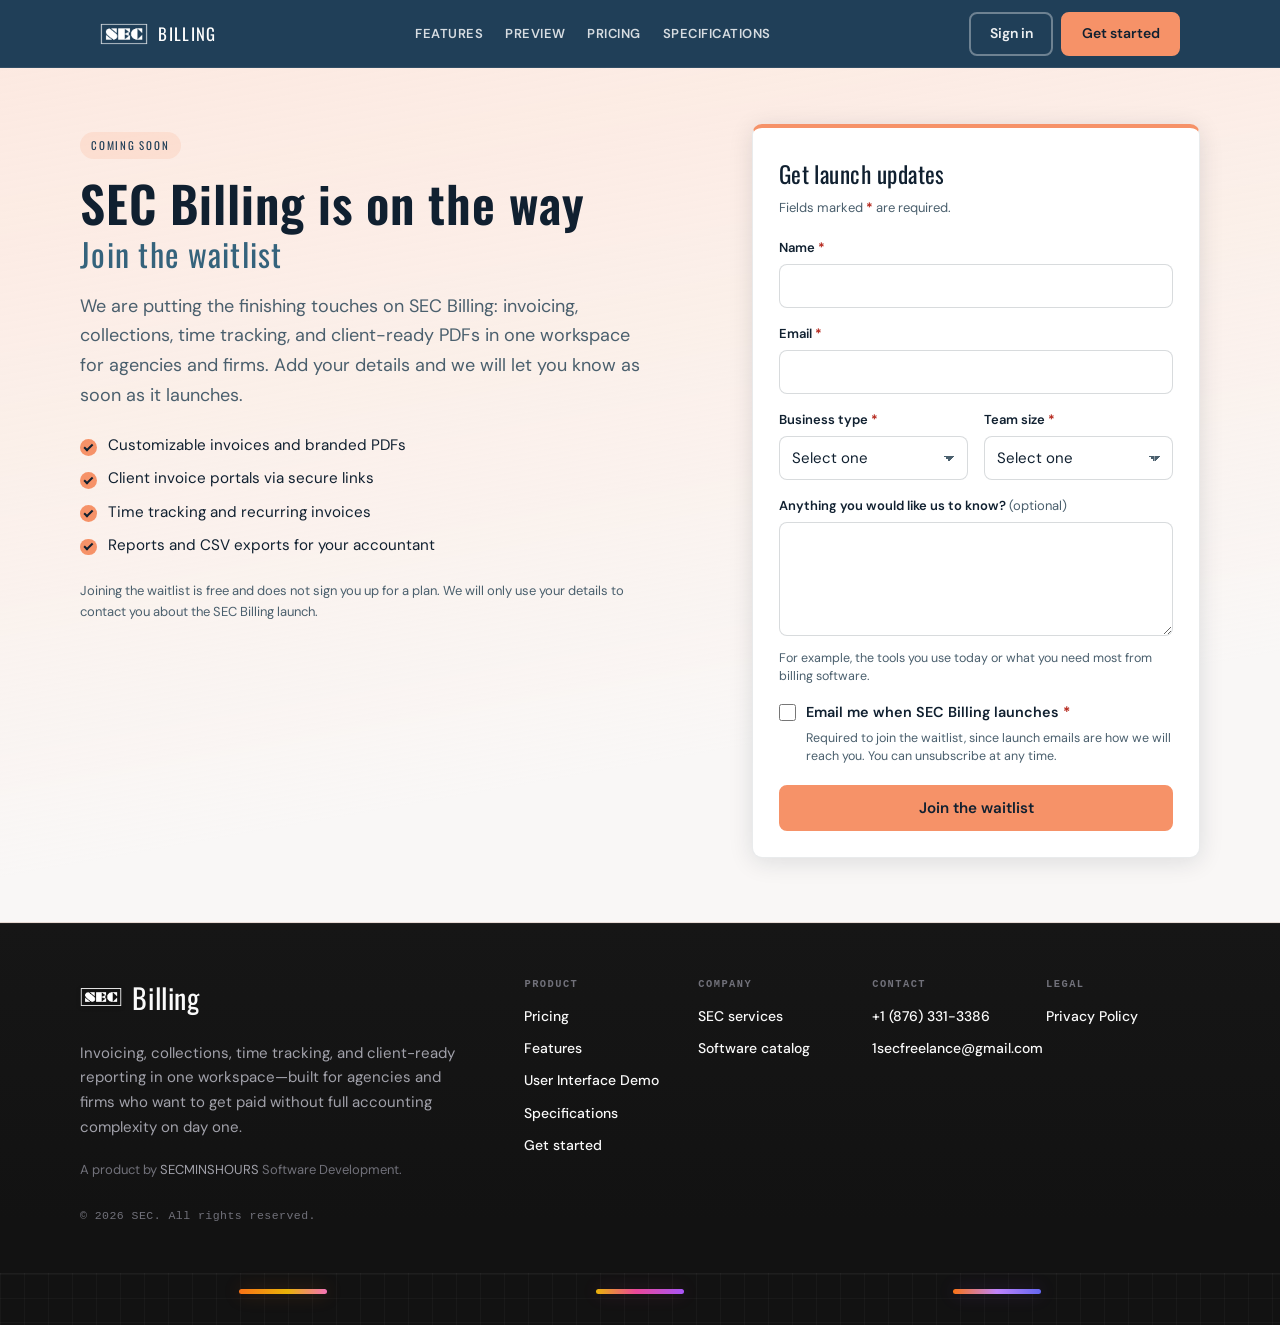
<file: waitlist.html>
<!DOCTYPE html>
<html lang="en">
<head>
  <meta charset="UTF-8" />
  <meta name="viewport" content="width=device-width, initial-scale=1.0" />
  <title>Join the waitlist · SEC Billing</title>
  <meta name="description" content="SEC Billing is coming soon. Join the waitlist to hear when invoicing, collections, and time tracking for agencies and firms launches." />
  <link rel="stylesheet" href="css/site.css" />
  <link rel="stylesheet" href="css/billing-pricing.css" />
  <link rel="stylesheet" href="css/marketing.css" />
  <link rel="stylesheet" href="css/waitlist.css" />
</head>
<body class="page-waitlist">
  <header class="sec-billing-header" id="sec-billing-header">
    <div class="sec-billing-header__inner">
      <a href="index.html" class="sec-billing-brand" aria-label="SEC Billing home">
        <span class="sec-billing-brand__mark" aria-hidden="true">
          <img src="assets/logo/SECLogo.png" alt="" decoding="async" width="120" height="48" />
        </span>
        <span class="sec-billing-brand__title">Billing</span>
      </a>

      <nav class="sec-billing-nav" aria-label="Page sections">
        <a href="index.html#features">Features</a>
        <a href="index.html#ui-previews">Preview</a>
        <a href="index.html#pricing">Pricing</a>
        <a href="index.html#specifications">Specifications</a>
      </nav>

      <div class="sec-billing-header__cta" id="sec-billing-header-cta">
        <a class="sec-billing-btn sec-billing-btn--ghost" data-billing-path="/login" href="#">Sign in</a>
        <a class="sec-billing-btn sec-billing-btn--primary" data-billing-path="/register" href="#">Get started</a>
      </div>

      <button
        type="button"
        class="sec-billing-menu-toggle"
        aria-expanded="false"
        aria-controls="sec-billing-header-cta"
        aria-label="Open menu"
      >
        <span></span>
      </button>
    </div>
  </header>

  <main>
    <section class="waitlist-hero" id="waitlist" aria-labelledby="waitlist-heading">
      <div class="waitlist-hero__inner">
        <div class="waitlist-hero__copy">
          <p class="marketing-section-label waitlist-hero__eyebrow">Coming soon</p>
          <h1 class="marketing-intro__headline" id="waitlist-heading">
            <span class="marketing-intro__headline-line marketing-intro__headline-line--primary">SEC Billing is on the way</span>
            <span class="marketing-intro__headline-line marketing-intro__headline-line--secondary">Join the waitlist</span>
          </h1>
          <p class="marketing-intro__lede">
            We are putting the finishing touches on SEC Billing: invoicing, collections, time tracking, and client-ready PDFs in one workspace for agencies and firms. Add your details and we will let you know as soon as it launches.
          </p>
          <ul class="waitlist-points" aria-label="What SEC Billing will include">
            <li>Customizable invoices and branded PDFs</li>
            <li>Client invoice portals via secure links</li>
            <li>Time tracking and recurring invoices</li>
            <li>Reports and CSV exports for your accountant</li>
          </ul>
          <p class="waitlist-hero__fine">
            Joining the waitlist is free and does not sign you up for a plan. We will only use your details to contact you about the SEC Billing launch.
          </p>
        </div>

        <div class="waitlist-card" id="waitlist-panel">
          <!--
            ============================================================
            WAITLIST FORM (DRAFT) — SUBMISSIONS ARE NOT CONNECTED YET
            Set WAITLIST_ENDPOINT in js/config.js before launch.
            While it is empty, js/waitlist.js shows a "not connected"
            notice and logs to the console; it never fakes success.
            ============================================================
          -->
          <div class="waitlist-card__head">
            <h2 class="waitlist-card__title">Get launch updates</h2>
            <p class="waitlist-card__sub">Fields marked <span class="waitlist-req" aria-hidden="true">*</span><span class="waitlist-sr">with an asterisk</span> are required.</p>
          </div>

          <form class="waitlist-form" id="waitlist-form" novalidate data-waitlist-form>
            <div class="waitlist-field">
              <label for="wl-name">Name <span class="waitlist-req" aria-hidden="true">*</span></label>
              <input type="text" id="wl-name" name="name" autocomplete="name" required maxlength="120" aria-describedby="wl-name-error" />
              <p class="waitlist-field__error" id="wl-name-error" hidden></p>
            </div>

            <div class="waitlist-field">
              <label for="wl-email">Email <span class="waitlist-req" aria-hidden="true">*</span></label>
              <input type="email" id="wl-email" name="email" autocomplete="email" inputmode="email" required maxlength="254" aria-describedby="wl-email-error" />
              <p class="waitlist-field__error" id="wl-email-error" hidden></p>
            </div>

            <div class="waitlist-row">
              <div class="waitlist-field">
                <label for="wl-business">Business type <span class="waitlist-req" aria-hidden="true">*</span></label>
                <select id="wl-business" name="businessType" required aria-describedby="wl-business-error">
                  <option value="" selected disabled>Select one</option>
                  <option value="agency">Agency</option>
                  <option value="law_firm">Law firm</option>
                  <option value="other">Other</option>
                </select>
                <p class="waitlist-field__error" id="wl-business-error" hidden></p>
              </div>

              <div class="waitlist-field">
                <label for="wl-team">Team size <span class="waitlist-req" aria-hidden="true">*</span></label>
                <select id="wl-team" name="teamSize" required aria-describedby="wl-team-error">
                  <option value="" selected disabled>Select one</option>
                  <option value="1">Just me</option>
                  <option value="2-5">2&ndash;5</option>
                  <option value="6-15">6&ndash;15</option>
                  <option value="16-50">16&ndash;50</option>
                  <option value="50+">50+</option>
                </select>
                <p class="waitlist-field__error" id="wl-team-error" hidden></p>
              </div>
            </div>

            <div class="waitlist-field">
              <label for="wl-notes">Anything you would like us to know? <span class="waitlist-optional">(optional)</span></label>
              <textarea id="wl-notes" name="notes" rows="4" maxlength="2000" aria-describedby="wl-notes-hint"></textarea>
              <p class="waitlist-field__hint" id="wl-notes-hint">For example, the tools you use today or what you need most from billing software.</p>
            </div>

            <!-- Honeypot: hidden from people, bots tend to fill it. Mirrors the partnership form's "website" field. -->
            <div class="waitlist-hp" aria-hidden="true">
              <label for="wl-website">Website</label>
              <input type="text" id="wl-website" name="website" tabindex="-1" autocomplete="off" />
            </div>

            <div class="waitlist-field waitlist-field--check">
              <label class="waitlist-check" for="wl-optin">
                <input type="checkbox" id="wl-optin" name="launchEmailsOptIn" value="yes" required aria-describedby="wl-optin-hint wl-optin-error" />
                <span>Email me when SEC Billing launches <span class="waitlist-req" aria-hidden="true">*</span></span>
              </label>
              <p class="waitlist-field__hint" id="wl-optin-hint">Required to join the waitlist, since launch emails are how we will reach you. You can unsubscribe at any time.</p>
              <p class="waitlist-field__error" id="wl-optin-error" hidden></p>
            </div>

            <div class="waitlist-status" id="waitlist-status" role="alert" hidden></div>

            <button type="submit" class="billing-plan-cta billing-plan-cta--accent waitlist-submit" id="waitlist-submit">Join the waitlist</button>
          </form>

          <div class="waitlist-success" id="waitlist-success" role="status" tabindex="-1" hidden>
            <h2 class="waitlist-card__title">Thanks, you are on the list</h2>
            <p>We will email you when SEC Billing launches. Keep an eye on your inbox (and your spam folder, just in case).</p>
            <p><a href="index.html">Back to SEC Billing</a></p>
          </div>
        </div>
      </div>
    </section>
  </main>

  <footer class="sec-billing-site-footer">
    <div class="sec-billing-footer__surface">
      <div class="pricing-page-inner sec-billing-footer__grid">
        <div class="sec-billing-footer__brand">
          <a href="index.html" class="sec-billing-footer__logo-lockup" aria-label="SEC Billing home">
            <span class="sec-billing-footer__logo-mark">
              <img src="assets/logo/SECLogo.png" alt="" width="120" height="48" decoding="async" />
            </span>
            <span class="sec-billing-footer__logo-word">Billing</span>
          </a>
          <p class="sec-billing-footer__tagline">
            Invoicing, collections, time tracking, and client-ready reporting in one workspace—built for agencies and firms who want to get paid without full accounting complexity on day one.
          </p>
          <p class="sec-billing-footer__credit">
            A product by <span class="sec-billing-footer__credit-name">SECMINSHOURS</span> Software Development.
          </p>
          <p class="sec-billing-footer__copyright">&copy; 2026 SEC. All rights reserved.</p>
        </div>

        <nav class="sec-billing-footer__cols" aria-label="Footer">
          <div class="sec-billing-footer__col">
            <p class="sec-billing-footer__col-head">Product</p>
            <ul class="sec-billing-footer__links">
              <li><a href="index.html#pricing">Pricing</a></li>
              <li><a href="index.html#features">Features</a></li>
              <li><a href="index.html#ui-previews">User Interface Demo</a></li>
              <li><a href="index.html#specifications">Specifications</a></li>
              <li><a data-billing-path="/register" href="#">Get started</a></li>
            </ul>
          </div>
          <div class="sec-billing-footer__col">
            <p class="sec-billing-footer__col-head">Company</p>
            <ul class="sec-billing-footer__links">
              <li>
                <a href="https://elreyriquez.github.io/sec-services/" target="_blank" rel="noopener noreferrer">SEC services</a>
              </li>
              <li>
                <a href="https://elreyriquez.github.io/sec-services/software.html" target="_blank" rel="noopener noreferrer">Software catalog</a>
              </li>
            </ul>
          </div>
          <div class="sec-billing-footer__col">
            <p class="sec-billing-footer__col-head">Contact</p>
            <ul class="sec-billing-footer__links">
              <li>
                <a href="tel:+18763313386" aria-label="Call SEC at +1 876 331 3386">
                  +1 (876) 331-3386
                </a>
              </li>
              <li>
                <a href="mailto:1secfreelance@gmail.com" aria-label="Email SEC at 1secfreelance@gmail.com">
                  1secfreelance@gmail.com
                </a>
              </li>
            </ul>
          </div>
          <div class="sec-billing-footer__col">
            <p class="sec-billing-footer__col-head">Legal</p>
            <ul class="sec-billing-footer__links">
              <li><a data-billing-path="/privacy" href="#">Privacy Policy</a></li>
            </ul>
          </div>
        </nav>
      </div>
    </div>
    <div class="sec-billing-footer__accent" aria-hidden="true">
      <div class="sec-billing-footer__accent-inner">
        <span class="sec-billing-footer__accent-bar sec-billing-footer__accent-bar--a"></span>
        <span class="sec-billing-footer__accent-bar sec-billing-footer__accent-bar--b"></span>
        <span class="sec-billing-footer__accent-bar sec-billing-footer__accent-bar--c"></span>
      </div>
    </div>
  </footer>

  <script src="js/config.js"></script>
  <script>
    document.addEventListener("DOMContentLoaded", function () {
      var cfg = window.SEC_CONFIG || {};
      var base = String(cfg.BILLING_APP_BASE || "").replace(/\/$/, "");
      var warn = document.getElementById("billing-app-config-warn");
      var links = document.querySelectorAll("[data-billing-path]");
      if (!base) {
        if (warn) warn.hidden = false;
        links.forEach(function (a) {
          a.classList.add("billing-cta-disabled");
          a.href = "#";
        });
        return;
      }
      if (warn) warn.hidden = true;
      links.forEach(function (a) {
        var p = a.getAttribute("data-billing-path") || "/";
        a.href = base + (p.charAt(0) === "/" ? p : "/" + p);
        a.classList.remove("billing-cta-disabled");
      });
    });
  </script>
  <script src="js/nav.js"></script>
  <script src="js/waitlist.js"></script>
</body>
</html>
</file>
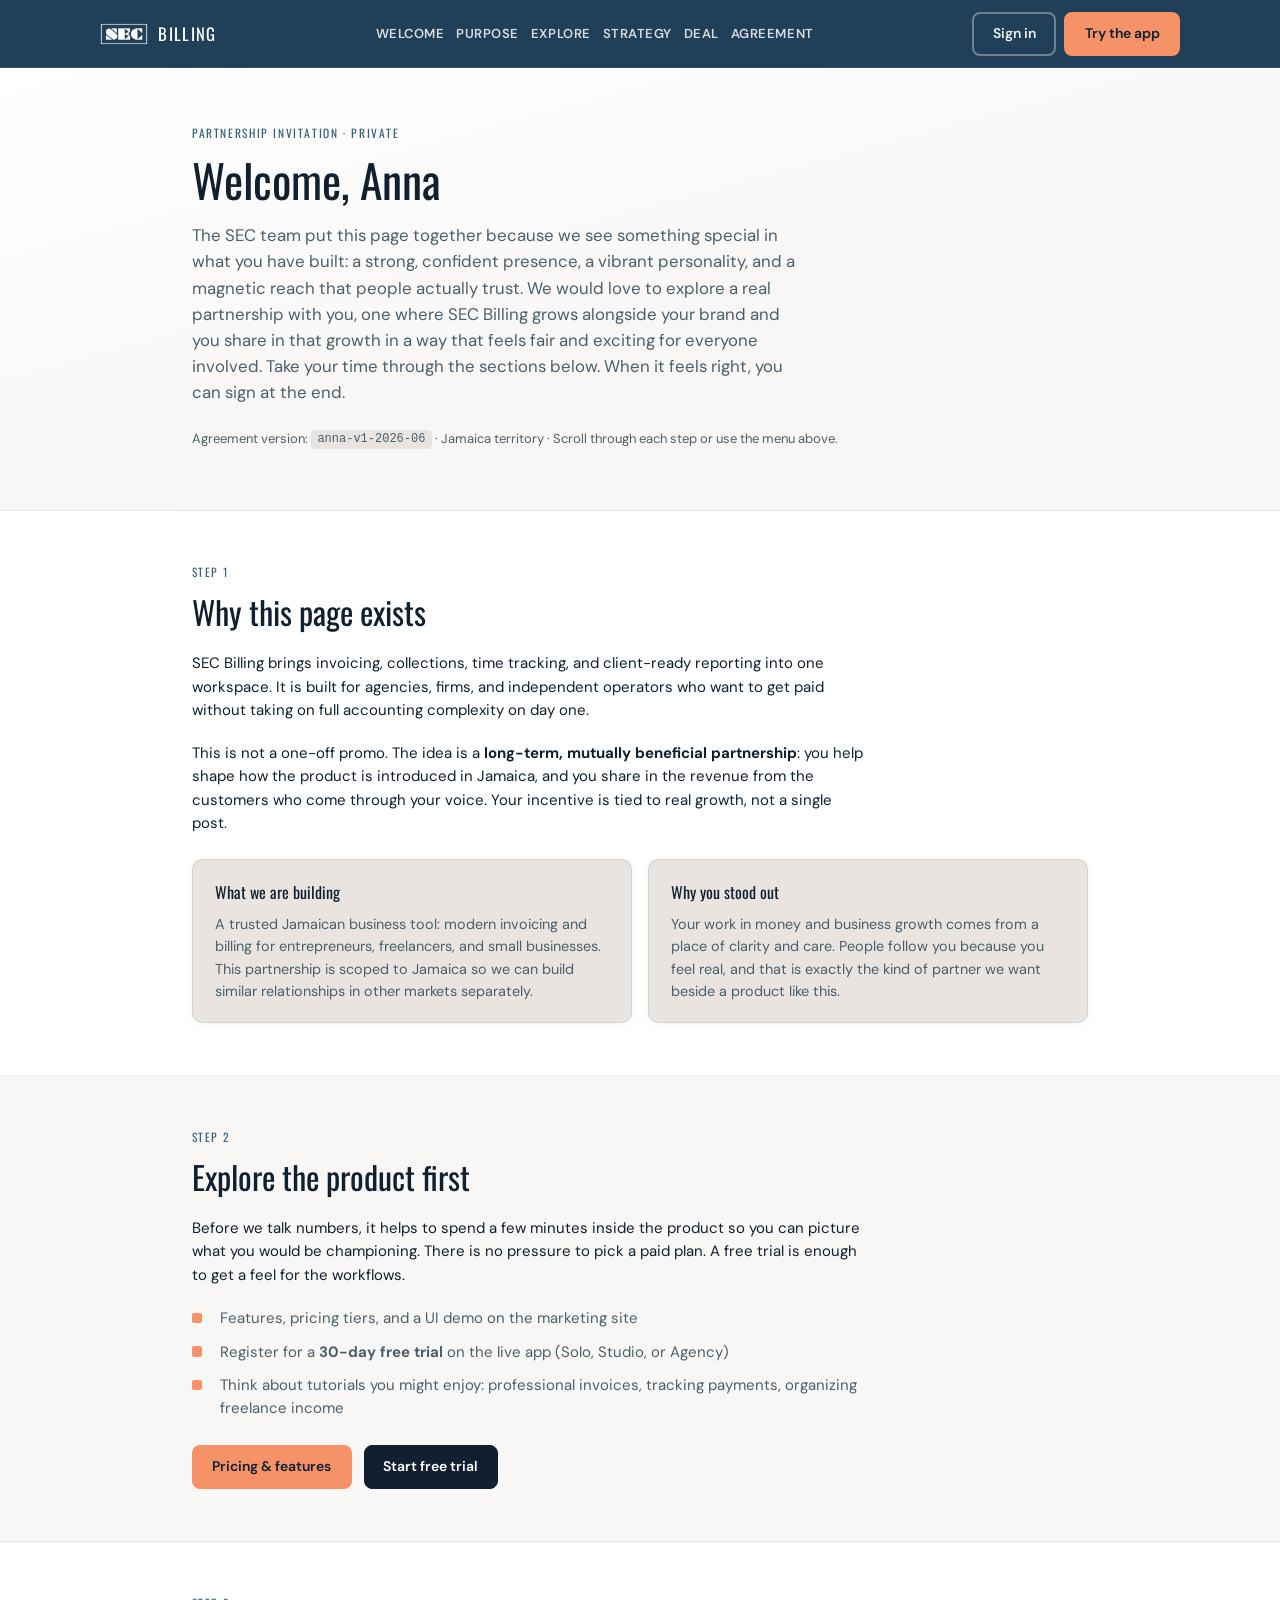
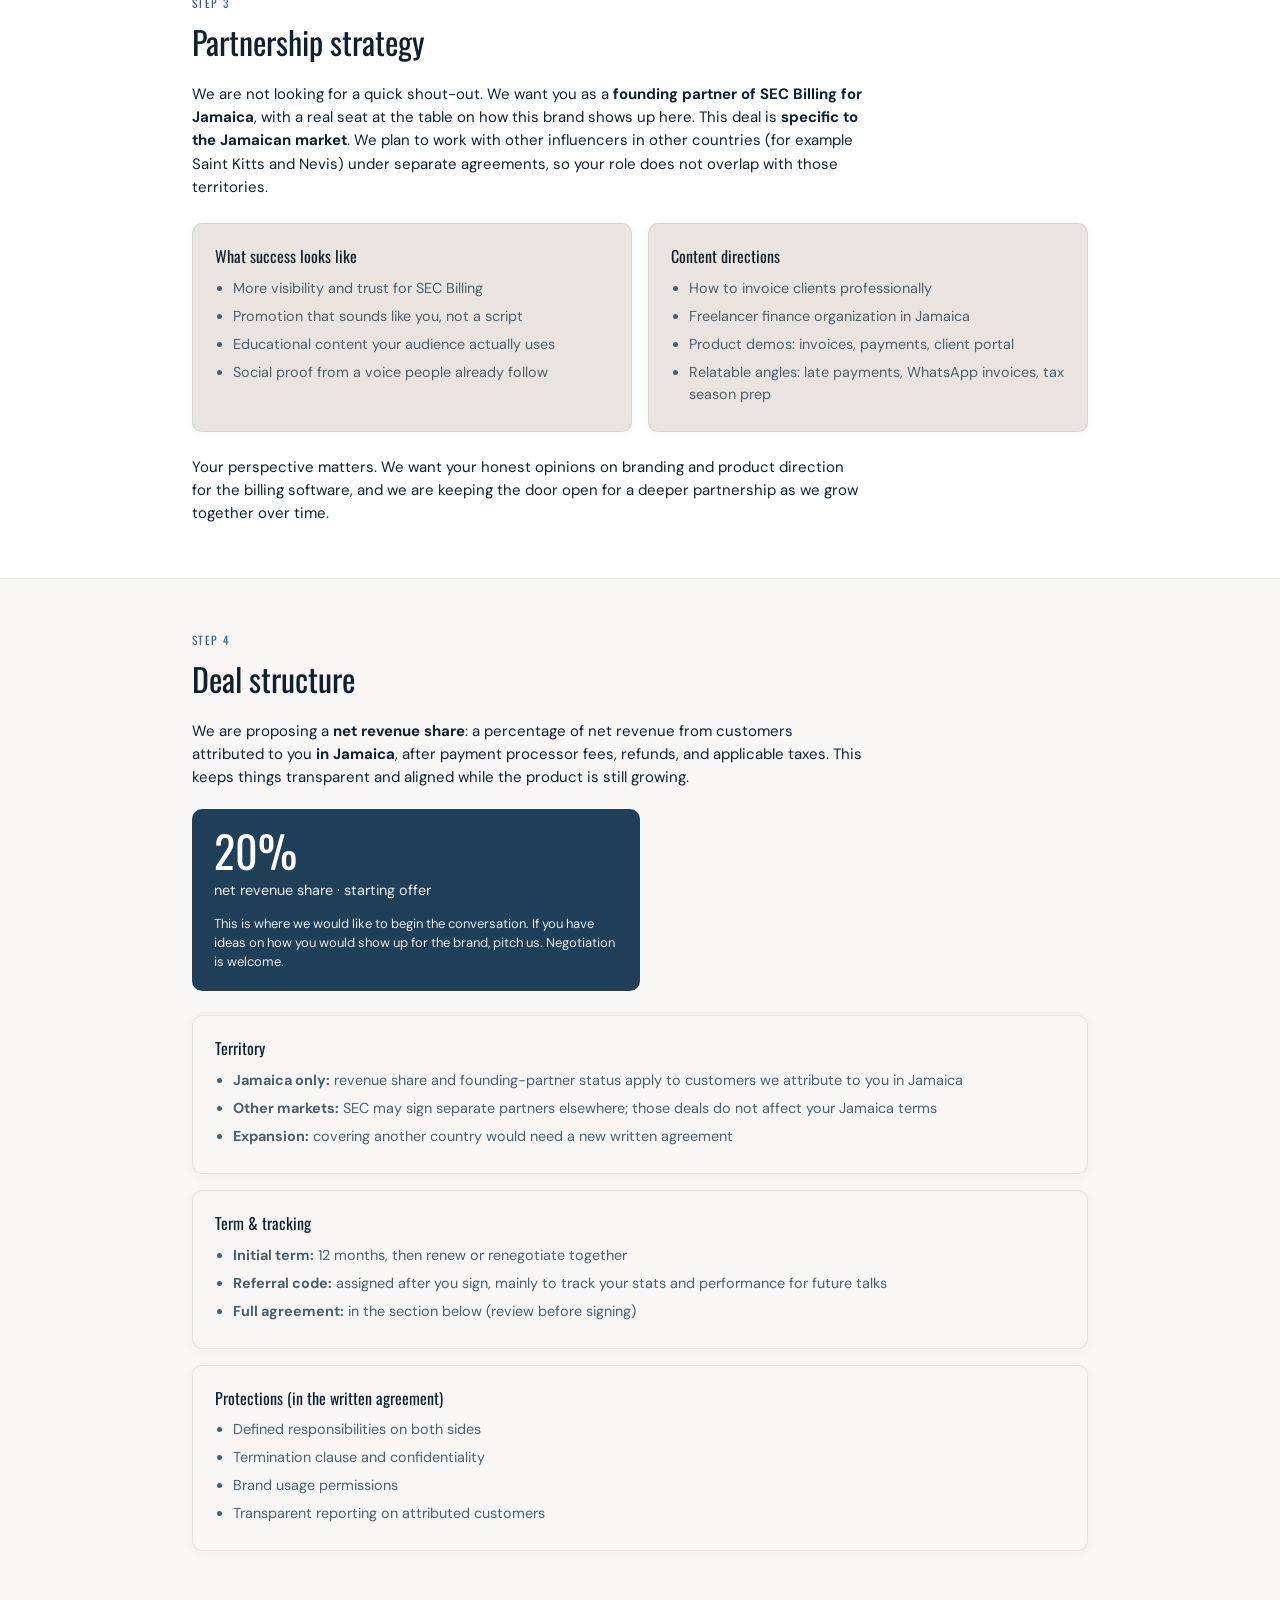
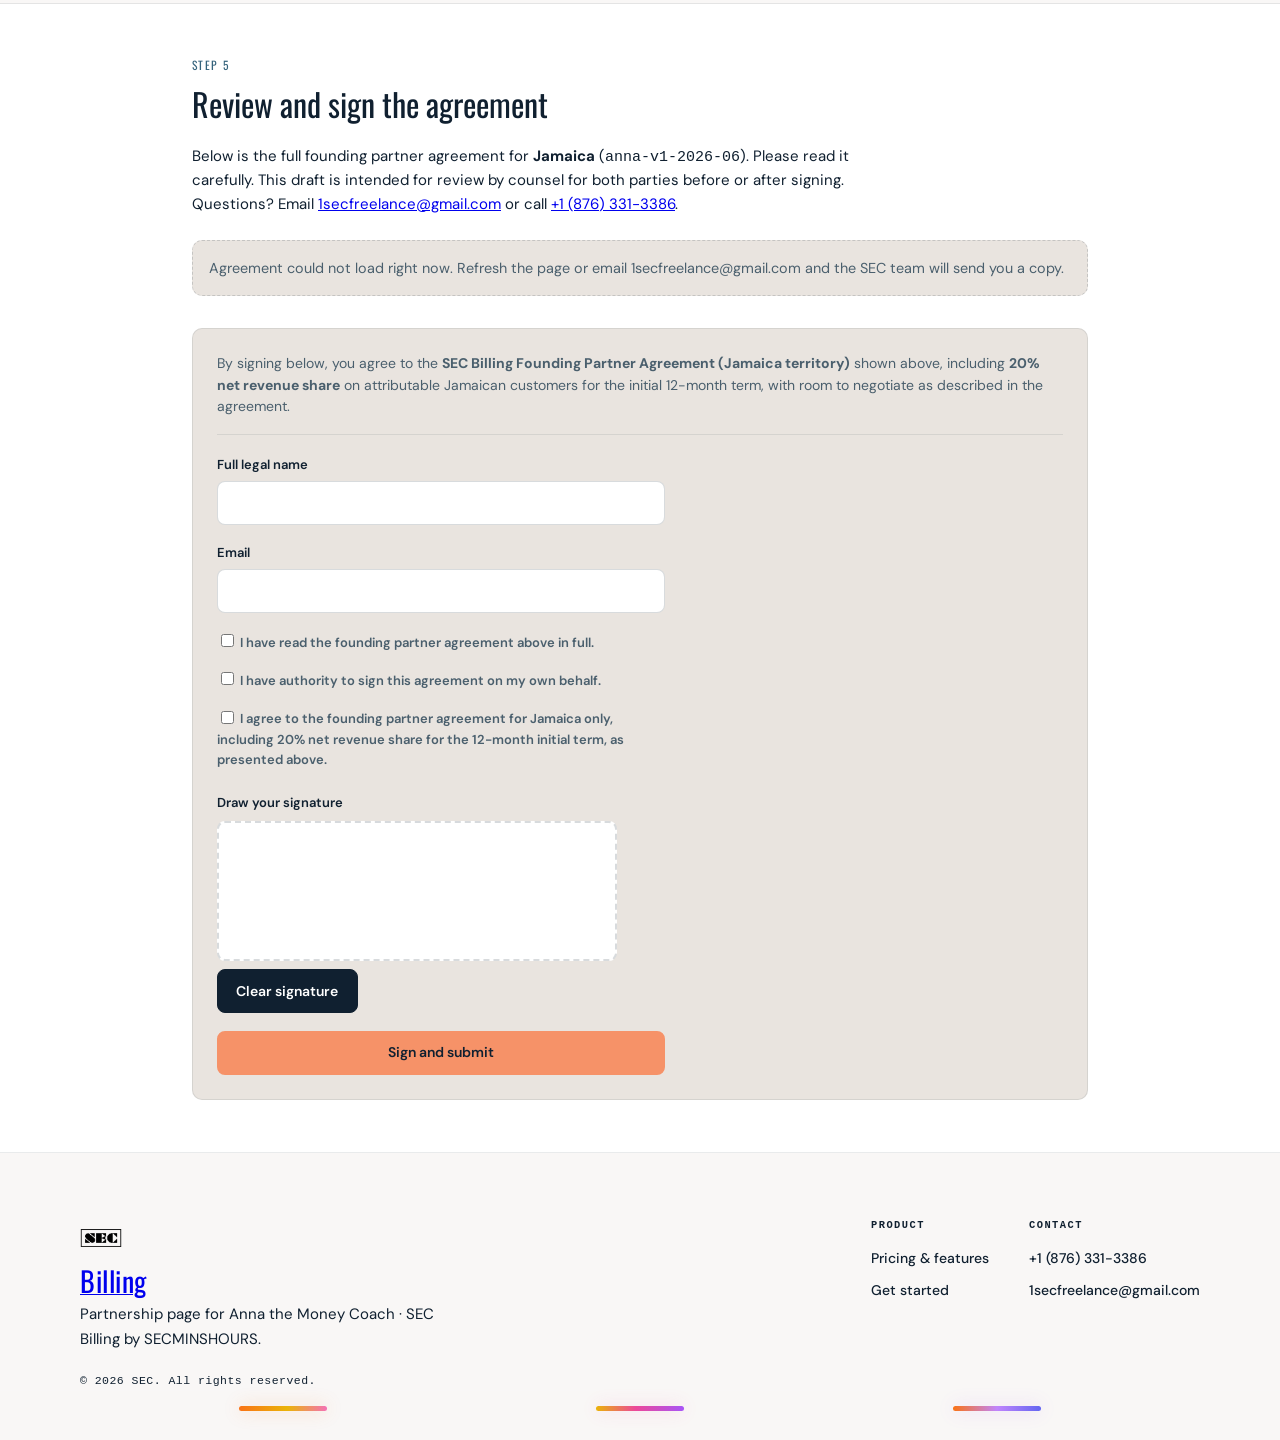
<file: partnership/anna.html>
<!DOCTYPE html>
<html lang="en">
<head>
  <meta charset="UTF-8" />
  <meta name="viewport" content="width=device-width, initial-scale=1.0" />
  <meta name="robots" content="noindex, nofollow" />
  <title>Partnership · Anna · SEC Billing</title>
  <meta name="description" content="Private partnership journey for Anna the Money Coach and SEC Billing." />
  <link rel="stylesheet" href="../css/site.css" />
  <link rel="stylesheet" href="../css/marketing.css" />
  <link rel="stylesheet" href="../css/partnership-journey.css" />
</head>
<body class="page-partnership" data-partner-slug="anna" data-agreement-version="anna-v1-2026-06">
  <header class="sec-billing-header partnership-nav" id="sec-billing-header">
    <div class="sec-billing-header__inner">
      <a href="../index.html" class="sec-billing-brand" aria-label="SEC Billing home">
        <span class="sec-billing-brand__mark" aria-hidden="true">
          <img src="../assets/logo/SECLogo.png" alt="" decoding="async" width="120" height="48" />
        </span>
        <span class="sec-billing-brand__title">Billing</span>
      </a>

      <nav class="sec-billing-nav" aria-label="Partnership journey">
        <a href="#welcome">Welcome</a>
        <a href="#purpose">Purpose</a>
        <a href="#explore">Explore</a>
        <a href="#strategy">Strategy</a>
        <a href="#structure">Deal</a>
        <a href="#agreement">Agreement</a>
      </nav>

      <div class="sec-billing-header__cta" id="sec-billing-header-cta">
        <a class="sec-billing-btn sec-billing-btn--ghost" data-billing-path="/login" href="#">Sign in</a>
        <a class="sec-billing-btn sec-billing-btn--primary" data-billing-path="/register" href="#">Try the app</a>
      </div>

      <button
        type="button"
        class="sec-billing-menu-toggle"
        aria-expanded="false"
        aria-controls="sec-billing-header-cta"
        aria-label="Open menu"
      >
        <span></span>
      </button>
    </div>
  </header>

  <main>
    <section class="partnership-hero" id="welcome" aria-labelledby="welcome-heading">
      <div class="partnership-hero__inner scroll-reveal">
        <p class="partnership-hero__eyebrow">Partnership invitation · private</p>
        <h1 class="partnership-hero__title" id="welcome-heading">Welcome, Anna</h1>
        <p class="partnership-hero__lede">
          The SEC team put this page together because we see something special in what you have built: a strong,
          confident presence, a vibrant personality, and a magnetic reach that people actually trust. We would love
          to explore a real partnership with you, one where SEC Billing grows alongside your brand and you share
          in that growth in a way that feels fair and exciting for everyone involved. Take your time through the sections
          below. When it feels right, you can sign at the end.
        </p>
        <p class="partnership-hero__meta">
          Agreement version: <code>anna-v1-2026-06</code> · Jamaica territory · Scroll through each step or use the menu above.
        </p>
      </div>
    </section>

    <section class="partnership-step" id="purpose" aria-labelledby="purpose-heading">
      <div class="partnership-step__inner">
        <p class="partnership-step__label scroll-reveal">Step 1</p>
        <h2 class="partnership-step__title scroll-reveal" id="purpose-heading">Why this page exists</h2>
        <p class="partnership-step__copy scroll-reveal">
          SEC Billing brings invoicing, collections, time tracking, and client-ready reporting into one workspace. It
          is built for agencies, firms, and independent operators who want to get paid without taking on full
          accounting complexity on day one.
        </p>
        <p class="partnership-step__copy scroll-reveal">
          This is not a one-off promo. The idea is a <strong>long-term, mutually beneficial partnership</strong>:
          you help shape how the product is introduced in Jamaica, and you share in the revenue from the customers
          who come through your voice. Your incentive is tied to real growth, not a single post.
        </p>
        <div class="partnership-cards partnership-cards--2">
          <article class="partnership-card scroll-reveal">
            <h3>What we are building</h3>
            <p>A trusted Jamaican business tool: modern invoicing and billing for entrepreneurs, freelancers, and small businesses. This partnership is scoped to Jamaica so we can build similar relationships in other markets separately.</p>
          </article>
          <article class="partnership-card scroll-reveal">
            <h3>Why you stood out</h3>
            <p>Your work in money and business growth comes from a place of clarity and care. People follow you because you feel real, and that is exactly the kind of partner we want beside a product like this.</p>
          </article>
        </div>
      </div>
    </section>

    <section class="partnership-step" id="explore" aria-labelledby="explore-heading">
      <div class="partnership-step__inner">
        <p class="partnership-step__label scroll-reveal">Step 2</p>
        <h2 class="partnership-step__title scroll-reveal" id="explore-heading">Explore the product first</h2>
        <p class="partnership-step__copy scroll-reveal">
          Before we talk numbers, it helps to spend a few minutes inside the product so you can picture what you
          would be championing. There is no pressure to pick a paid plan. A free trial is enough to get a feel for
          the workflows.
        </p>
        <ul class="partnership-checklist scroll-reveal">
          <li>Features, pricing tiers, and a UI demo on the marketing site</li>
          <li>Register for a <strong>30-day free trial</strong> on the live app (Solo, Studio, or Agency)</li>
          <li>Think about tutorials you might enjoy: professional invoices, tracking payments, organizing freelance income</li>
        </ul>
        <div class="partnership-cta-row scroll-reveal">
          <a class="sec-billing-btn sec-billing-btn--primary" href="../index.html" target="_blank" rel="noopener noreferrer">
            Pricing &amp; features
          </a>
          <a class="sec-billing-btn partnership-btn-dark" data-billing-path="/register" href="#" target="_blank" rel="noopener noreferrer">
            Start free trial
          </a>
        </div>
      </div>
    </section>

    <section class="partnership-step" id="strategy" aria-labelledby="strategy-heading">
      <div class="partnership-step__inner">
        <p class="partnership-step__label scroll-reveal">Step 3</p>
        <h2 class="partnership-step__title scroll-reveal" id="strategy-heading">Partnership strategy</h2>
        <p class="partnership-step__copy scroll-reveal">
          We are not looking for a quick shout-out. We want you as a <strong>founding partner of SEC Billing for
          Jamaica</strong>, with a real seat at the table on how this brand shows up here. This deal is
          <strong>specific to the Jamaican market</strong>. We plan to work with other influencers in other countries
          (for example Saint Kitts and Nevis) under separate agreements, so your role does not overlap with those
          territories.
        </p>
        <div class="partnership-cards partnership-cards--2">
          <article class="partnership-card scroll-reveal">
            <h3>What success looks like</h3>
            <ul>
              <li>More visibility and trust for SEC Billing</li>
              <li>Promotion that sounds like you, not a script</li>
              <li>Educational content your audience actually uses</li>
              <li>Social proof from a voice people already follow</li>
            </ul>
          </article>
          <article class="partnership-card scroll-reveal">
            <h3>Content directions</h3>
            <ul>
              <li>How to invoice clients professionally</li>
              <li>Freelancer finance organization in Jamaica</li>
              <li>Product demos: invoices, payments, client portal</li>
              <li>Relatable angles: late payments, WhatsApp invoices, tax season prep</li>
            </ul>
          </article>
        </div>
        <p class="partnership-step__copy scroll-reveal" style="margin-top: 1.5rem">
          Your perspective matters. We want your honest opinions on branding and product direction for the billing
          software, and we are keeping the door open for a deeper partnership as we grow together over time.
        </p>
      </div>
    </section>

    <section class="partnership-step" id="structure" aria-labelledby="structure-heading">
      <div class="partnership-step__inner">
        <p class="partnership-step__label scroll-reveal">Step 4</p>
        <h2 class="partnership-step__title scroll-reveal" id="structure-heading">Deal structure</h2>
        <p class="partnership-step__copy scroll-reveal">
          We are proposing a <strong>net revenue share</strong>: a percentage of net revenue from customers
          attributed to you <strong>in Jamaica</strong>, after payment processor fees, refunds, and applicable taxes. This
          keeps things transparent and aligned while the product is still growing.
        </p>
        <div class="partnership-rate-highlight scroll-reveal" role="group" aria-label="Starting revenue share">
          <p class="partnership-rate-highlight__percent">20%</p>
          <p class="partnership-rate-highlight__label">net revenue share · starting offer</p>
          <p class="partnership-rate-highlight__note">
            This is where we would like to begin the conversation. If you have ideas on how you would show up for
            the brand, pitch us. Negotiation is welcome.
          </p>
        </div>
        <div class="partnership-cards" style="margin-top: 1.5rem">
          <article class="partnership-card scroll-reveal">
            <h3>Territory</h3>
            <ul>
              <li><strong>Jamaica only:</strong> revenue share and founding-partner status apply to customers we attribute to you in Jamaica</li>
              <li><strong>Other markets:</strong> SEC may sign separate partners elsewhere; those deals do not affect your Jamaica terms</li>
              <li><strong>Expansion:</strong> covering another country would need a new written agreement</li>
            </ul>
          </article>
          <article class="partnership-card scroll-reveal">
            <h3>Term &amp; tracking</h3>
            <ul>
              <li><strong>Initial term:</strong> 12 months, then renew or renegotiate together</li>
              <li><strong>Referral code:</strong> assigned after you sign, mainly to track your stats and performance for future talks</li>
              <li><strong>Full agreement:</strong> in the section below (review before signing)</li>
            </ul>
          </article>
          <article class="partnership-card scroll-reveal">
            <h3>Protections (in the written agreement)</h3>
            <ul>
              <li>Defined responsibilities on both sides</li>
              <li>Termination clause and confidentiality</li>
              <li>Brand usage permissions</li>
              <li>Transparent reporting on attributed customers</li>
            </ul>
          </article>
        </div>
      </div>
    </section>

    <section class="partnership-step" id="agreement" aria-labelledby="agreement-heading">
      <div class="partnership-step__inner">
        <p class="partnership-step__label scroll-reveal">Step 5</p>
        <h2 class="partnership-step__title scroll-reveal" id="agreement-heading">Review and sign the agreement</h2>
        <p class="partnership-step__copy scroll-reveal">
          Below is the full founding partner agreement for <strong>Jamaica</strong> (<code>anna-v1-2026-06</code>). Please read it carefully. This
          draft is intended for review by counsel for both parties before or after signing. Questions? Email
          <a href="mailto:1secfreelance@gmail.com">1secfreelance@gmail.com</a> or call
          <a href="tel:+18763313386">+1 (876) 331-3386</a>.
        </p>

        <div class="partnership-legal-wrap scroll-reveal" id="partnership-legal-wrap">
          <p class="partnership-legal-wrap__loading" id="partnership-legal-loading">Loading agreement…</p>
          <p class="partnership-legal-wrap__error" id="partnership-legal-error" hidden></p>
          <div class="partnership-legal-scroll" id="partnership-legal-document" hidden></div>
        </div>

        <div class="partnership-agreement-panel scroll-reveal" id="partnership-sign-panel">
          <p class="partnership-agreement-summary">
            By signing below, you agree to the <strong>SEC Billing Founding Partner Agreement (Jamaica territory)</strong> shown above,
            including <strong>20% net revenue share</strong> on attributable Jamaican customers for the initial 12-month term, with room to negotiate as described in the agreement.
          </p>

          <div class="partnership-form__success" id="partnership-sign-success" hidden>
            <p><strong>Thank you, Anna.</strong> Your signed agreement was received and saved securely. You should get a confirmation email shortly, and the SEC team receives a full copy with your signature for our records. We will follow up with your referral code and next steps.</p>
            <p class="text-muted" id="partnership-sign-success-meta"></p>
          </div>

          <form class="partnership-form" id="partnership-sign-form" data-sign-form novalidate>
            <div class="partnership-form__hp" aria-hidden="true">
              <label for="website">Website</label>
              <input type="text" id="website" name="website" tabindex="-1" autocomplete="off" />
            </div>

            <div>
              <label for="signer-name">Full legal name</label>
              <input type="text" id="signer-name" name="signerName" required autocomplete="name" maxlength="120" />
            </div>
            <div>
              <label for="signer-email">Email</label>
              <input type="email" id="signer-email" name="signerEmail" required autocomplete="email" maxlength="254" />
            </div>

            <div class="partnership-form__checks">
              <label class="partnership-form__check">
                <input type="checkbox" name="readTerms" required />
                <span>I have read the founding partner agreement above in full.</span>
              </label>
              <label class="partnership-form__check">
                <input type="checkbox" name="authorityToSign" required />
                <span>I have authority to sign this agreement on my own behalf.</span>
              </label>
              <label class="partnership-form__check">
                <input type="checkbox" name="agreeRevenueShare" required />
                <span>I agree to the founding partner agreement for Jamaica only, including 20% net revenue share for the 12-month initial term, as presented above.</span>
              </label>
            </div>

            <div class="partnership-signature-wrap">
              <label for="signature-canvas">Draw your signature</label>
              <canvas
                id="signature-canvas"
                class="partnership-signature-canvas"
                width="400"
                height="140"
                aria-label="Signature pad"
              ></canvas>
              <div class="partnership-signature-actions">
                <button type="button" class="sec-billing-btn partnership-btn-dark" id="signature-clear">Clear signature</button>
              </div>
            </div>

            <p class="partnership-form__error" id="partnership-sign-error" hidden></p>

            <button type="submit" class="sec-billing-btn sec-billing-btn--primary" id="partnership-sign-submit">
              Sign and submit
            </button>
          </form>
        </div>
      </div>
    </section>
  </main>

  <footer class="sec-billing-footer">
    <div class="sec-billing-footer__main">
      <div class="sec-billing-footer__grid">
        <div class="sec-billing-footer__brand-block">
          <a href="../index.html" class="sec-billing-footer__logo" aria-label="SEC Billing home">
            <span class="sec-billing-footer__logo-mark" aria-hidden="true">
              <img src="../assets/logo/SECLogo.png" alt="" width="120" height="48" decoding="async" />
            </span>
            <span class="sec-billing-footer__logo-word">Billing</span>
          </a>
          <p class="sec-billing-footer__tagline">
            Partnership page for Anna the Money Coach · SEC Billing by SECMINSHOURS.
          </p>
          <p class="sec-billing-footer__copyright">&copy; 2026 SEC. All rights reserved.</p>
        </div>
        <nav class="sec-billing-footer__cols" aria-label="Footer">
          <div class="sec-billing-footer__col">
            <p class="sec-billing-footer__col-head">Product</p>
            <ul class="sec-billing-footer__links">
              <li><a href="../index.html">Pricing &amp; features</a></li>
              <li><a data-billing-path="/register" href="#">Get started</a></li>
            </ul>
          </div>
          <div class="sec-billing-footer__col">
            <p class="sec-billing-footer__col-head">Contact</p>
            <ul class="sec-billing-footer__links">
              <li><a href="tel:+18763313386">+1 (876) 331-3386</a></li>
              <li><a href="mailto:1secfreelance@gmail.com">1secfreelance@gmail.com</a></li>
            </ul>
          </div>
        </nav>
      </div>
    </div>
    <div class="sec-billing-footer__accent" aria-hidden="true">
      <div class="sec-billing-footer__accent-inner">
        <span class="sec-billing-footer__accent-bar sec-billing-footer__accent-bar--a"></span>
        <span class="sec-billing-footer__accent-bar sec-billing-footer__accent-bar--b"></span>
        <span class="sec-billing-footer__accent-bar sec-billing-footer__accent-bar--c"></span>
      </div>
    </div>
  </footer>

  <script src="../js/config.js"></script>
  <script>
    document.addEventListener("DOMContentLoaded", function () {
      var cfg = window.SEC_CONFIG || {};
      var base = String(cfg.BILLING_APP_BASE || "").replace(/\/$/, "");
      document.querySelectorAll("[data-billing-path]").forEach(function (a) {
        if (!base) return;
        var p = a.getAttribute("data-billing-path") || "/";
        a.href = base + (p.charAt(0) === "/" ? p : "/" + p);
      });
    });
  </script>
  <script src="../js/nav.js"></script>
  <script src="../js/partnership-journey.js"></script>
  <script src="../js/partnership-agreement-load.js"></script>
  <script src="../js/partnership-sign.js"></script>
</body>
</html>
</file>
<file: css/site.css>
/* SEC Billing marketing site — standalone shell (no sec-services quotation chrome) */
@import url("https://fonts.googleapis.com/css2?family=Oswald:wght@300;400;500&family=DM+Sans:ital,opsz,wght@0,9..40,300;0,9..40,400;0,9..40,500;0,9..40,600;0,9..40,700&display=swap");

:root {
  /* Alex Cristache palette — fluffball, lime white, melon, blueprint, regal, count's black */
  --fluffball: #f9f7f6;
  --lime-white: #e9e4df;
  --melon: #f69268;
  --melon-hover: #e07d52;
  --blueprint: #35637c;
  --regal: #203f58;
  --counts-black: #102030;

  --bg: var(--fluffball);
  --surface: #ffffff;
  --surface-muted: var(--lime-white);
  --text: var(--counts-black);
  --text-muted: #4a5f6d;
  --accent: var(--melon);
  --accent-hover: var(--melon-hover);
  --border: rgba(16, 32, 48, 0.09);
  --border-strong: rgba(16, 32, 48, 0.16);
  --radius: 8px;
  --radius-panel: 10px;
  --font-ui: "DM Sans", system-ui, sans-serif;
  --font-head: "Oswald", system-ui, sans-serif;
  --header-bg: var(--regal);
  --pricing-studio-blue: var(--regal);
  --pricing-studio-blue-hover: #1a3450;
  --shadow-float: 0 4px 24px rgba(16, 32, 48, 0.12);
}

*,
*::before,
*::after {
  box-sizing: border-box;
}

html {
  scroll-behavior: smooth;
}

body {
  margin: 0;
  font-family: var(--font-ui);
  font-size: 0.9375rem;
  background: var(--bg);
  color: var(--text);
  line-height: 1.55;
  min-height: 100vh;
}

.text-muted {
  color: var(--text-muted);
}

h1,
h2,
h3 {
  font-family: var(--font-head);
  font-weight: 400;
  color: var(--text);
}

/* ─── Standalone header (product site, not quotation cart) ─── */
.sec-billing-header {
  position: sticky;
  top: 0;
  z-index: 100;
  background: var(--header-bg);
  border-bottom: 1px solid rgba(255, 255, 255, 0.08);
}

.sec-billing-header__inner {
  max-width: 1120px;
  margin: 0 auto;
  padding: 0.6rem 1.25rem;
  display: grid;
  grid-template-columns: auto 1fr auto;
  align-items: center;
  gap: 1rem;
  min-height: 4rem;
}

.sec-billing-nav {
  display: none;
  align-items: center;
  justify-content: center;
  gap: 1.35rem;
  flex-wrap: wrap;
}

.sec-billing-nav a {
  font-family: var(--font-ui);
  font-size: 0.8125rem;
  font-weight: 600;
  color: rgba(255, 255, 255, 0.82) !important;
  text-decoration: none !important;
  letter-spacing: 0.04em;
  text-transform: uppercase;
  transition: color 0.15s;
}

.sec-billing-nav a:hover {
  color: #fff !important;
}

@media (min-width: 821px) {
  .sec-billing-nav {
    display: flex;
    grid-column: 2;
    grid-row: 1;
    justify-self: center;
  }

  .sec-billing-brand {
    grid-column: 1;
  }

  .sec-billing-header__cta {
    grid-column: 3;
  }

  .sec-billing-menu-toggle {
    display: none !important;
  }
}

.sec-billing-brand {
  grid-column: 1;
  display: flex;
  align-items: center;
  gap: 0.65rem;
  text-decoration: none !important;
  color: #fff !important;
  flex-shrink: 0;
}

.sec-billing-brand:hover {
  opacity: 0.92;
}

/* Wrapper gets filter so raster mark reliably inverts on the dark bar (WebKit + flex) */
.sec-billing-brand__mark {
  display: inline-flex;
  line-height: 0;
  flex-shrink: 0;
  filter: invert(1);
  -webkit-filter: invert(1);
}

.sec-billing-brand__mark img {
  height: 48px;
  width: auto;
  display: block;
}

.sec-billing-brand__title {
  font-family: var(--font-head);
  font-size: 1.05rem;
  font-weight: 400;
  letter-spacing: 0.08em;
  text-transform: uppercase;
}

.sec-billing-header__cta {
  grid-column: 3;
  justify-self: end;
  display: flex;
  align-items: center;
  gap: 0.5rem;
  flex-shrink: 0;
}

/* Header CTAs: same geometry as plan buttons */
.sec-billing-btn {
  display: inline-flex;
  align-items: center;
  justify-content: center;
  font-family: var(--font-ui);
  font-size: 0.875rem;
  font-weight: 600;
  line-height: 1.2;
  min-height: 2.75rem;
  padding: 0.5rem 1.15rem;
  border-radius: var(--radius);
  border: 2px solid transparent;
  cursor: pointer;
  text-decoration: none !important;
  transition: background 0.15s, border-color 0.15s, color 0.15s;
}

.sec-billing-btn--ghost {
  background: transparent;
  color: rgba(255, 255, 255, 0.92) !important;
  border-color: rgba(255, 255, 255, 0.35);
}

.sec-billing-btn--ghost:hover:not(.billing-cta-disabled) {
  background: rgba(255, 255, 255, 0.08);
  border-color: rgba(255, 255, 255, 0.55);
  color: #fff !important;
}

.sec-billing-btn--primary {
  background: var(--accent);
  color: var(--counts-black) !important;
  border-color: var(--accent);
}

.sec-billing-btn--primary:hover:not(.billing-cta-disabled) {
  background: var(--accent-hover);
  border-color: var(--accent-hover);
  color: var(--counts-black) !important;
}

.billing-cta-disabled {
  opacity: 0.45 !important;
  pointer-events: none;
  cursor: not-allowed;
}

.sec-billing-menu-toggle {
  display: none;
  grid-column: 3;
  justify-self: end;
  width: 2.5rem;
  height: 2.5rem;
  align-items: center;
  justify-content: center;
  border: 1px solid rgba(255, 255, 255, 0.25);
  border-radius: var(--radius);
  background: transparent;
  color: #fff;
  cursor: pointer;
}

.sec-billing-menu-toggle span {
  display: block;
  width: 1.15rem;
  height: 2px;
  background: currentColor;
  position: relative;
}

.sec-billing-menu-toggle span::before,
.sec-billing-menu-toggle span::after {
  content: "";
  position: absolute;
  left: 0;
  width: 100%;
  height: 2px;
  background: currentColor;
}

.sec-billing-menu-toggle span::before {
  top: -6px;
}

.sec-billing-menu-toggle span::after {
  top: 6px;
}

@media (max-width: 820px) {
  .sec-billing-header__inner {
    grid-template-columns: 1fr auto;
    grid-template-rows: auto auto;
  }

  .sec-billing-brand {
    grid-column: 1;
    grid-row: 1;
  }

  .sec-billing-menu-toggle {
    display: inline-flex;
    grid-column: 2;
    grid-row: 1;
  }

  .sec-billing-nav {
    grid-column: 1 / -1;
    grid-row: 2;
    justify-self: stretch;
    flex-direction: column;
    align-items: stretch;
    gap: 0;
    padding-top: 0.25rem;
    display: none;
  }

  .sec-billing-nav a {
    padding: 0.55rem 0;
    border-bottom: 1px solid rgba(255, 255, 255, 0.08);
  }

  .sec-billing-header__cta {
    grid-column: 1 / -1;
    grid-row: 3;
    justify-self: stretch;
    display: none;
    width: 100%;
    flex-direction: column;
    align-items: stretch;
    justify-content: flex-start;
    padding-top: 0.75rem;
    padding-bottom: 0.5rem;
  }

  .sec-billing-header__cta .sec-billing-btn {
    width: 100%;
  }

  .sec-billing-header.is-open .sec-billing-nav {
    display: flex;
  }

  .sec-billing-header.is-open .sec-billing-header__cta {
    display: flex;
  }
}

/* Light sections: section titles */
.billing-section:not(.billing-section--dark) .billing-section-title {
  color: var(--text);
}

/* Site footer — dark professional shell */
.sec-billing-site-footer {
  --footer-bg: #121212;
  --footer-elevated: #161616;
  --footer-text: #fafafa;
  --footer-muted: #a1a1aa;
  --footer-dim: #71717a;
  --footer-grid: rgba(255, 255, 255, 0.05);
  margin-top: 0;
  background: var(--footer-bg);
  color: var(--footer-muted);
}

.sec-billing-footer__surface {
  padding: 3.25rem 1.5rem 3rem;
  border-top: 1px solid rgba(255, 255, 255, 0.06);
  background: linear-gradient(180deg, var(--footer-elevated) 0%, var(--footer-bg) 85%);
}

.sec-billing-footer__grid {
  display: grid;
  grid-template-columns: minmax(0, 1.15fr) minmax(0, 2fr);
  gap: 3rem 3.5rem;
  align-items: start;
  max-width: 1120px;
  margin: 0 auto;
}

.sec-billing-footer__brand {
  max-width: 26rem;
}

.sec-billing-footer__logo-lockup {
  display: inline-flex;
  align-items: center;
  gap: 0.65rem;
  text-decoration: none;
  color: var(--footer-text);
  margin-bottom: 1.35rem;
}

.sec-billing-footer__logo-lockup:hover .sec-billing-footer__logo-word {
  color: var(--melon);
}

.sec-billing-footer__logo-mark {
  display: flex;
  align-items: center;
  line-height: 0;
}

.sec-billing-footer__logo-mark img {
  height: 42px;
  width: auto;
  max-width: 110px;
  object-fit: contain;
  /* Flatten to monochrome then invert for white mark on dark footer */
  filter: brightness(0) invert(1) drop-shadow(0 1px 2px rgba(0, 0, 0, 0.35));
}

.sec-billing-footer__logo-word {
  font-family: var(--font-head);
  font-size: 1.75rem;
  font-weight: 400;
  letter-spacing: 0.02em;
  color: var(--footer-text);
  transition: color 0.2s ease;
}

.sec-billing-footer__tagline {
  margin: 0 0 1.25rem;
  font-size: 0.9375rem;
  line-height: 1.65;
  color: var(--footer-muted);
  font-weight: 400;
}

.sec-billing-footer__credit {
  margin: 0 0 1.75rem;
  font-size: 0.8125rem;
  line-height: 1.5;
  color: var(--footer-dim);
}

.sec-billing-footer__credit-name {
  color: var(--footer-muted);
}

.sec-billing-footer__copyright {
  margin: 0;
  font-family: ui-monospace, "SF Mono", Menlo, Monaco, Consolas, "Liberation Mono", "Courier New", monospace;
  font-size: 0.72rem;
  letter-spacing: 0.04em;
  color: var(--footer-dim);
}

.sec-billing-footer__cols {
  display: grid;
  grid-template-columns: repeat(4, minmax(0, 1fr));
  gap: 1.75rem 1.25rem;
}

.sec-billing-footer__col-head {
  margin: 0 0 0.85rem;
  font-family: ui-monospace, "SF Mono", Menlo, Monaco, Consolas, "Liberation Mono", "Courier New", monospace;
  font-size: 0.65rem;
  font-weight: 600;
  letter-spacing: 0.14em;
  text-transform: uppercase;
  color: var(--footer-dim);
}

.sec-billing-footer__links {
  margin: 0;
  padding: 0;
  list-style: none;
}

.sec-billing-footer__links li {
  margin-bottom: 0.55rem;
}

.sec-billing-footer__links li:last-child {
  margin-bottom: 0;
}

.sec-billing-footer__links a {
  font-size: 0.875rem;
  font-weight: 500;
  color: var(--footer-text);
  text-decoration: none;
  transition: color 0.18s ease, opacity 0.18s ease;
}

.sec-billing-footer__links a:hover {
  color: var(--melon);
}

.sec-billing-footer__links a:focus-visible {
  outline: 2px solid var(--melon);
  outline-offset: 3px;
  border-radius: 2px;
}

/* Bottom grid + accent bars */
.sec-billing-footer__accent {
  position: relative;
  min-height: 3.25rem;
  background-color: var(--footer-bg);
  background-image: linear-gradient(rgba(255, 255, 255, 0.03) 1px, transparent 1px),
    linear-gradient(90deg, rgba(255, 255, 255, 0.03) 1px, transparent 1px);
  background-size: 24px 24px;
  border-top: 1px solid rgba(255, 255, 255, 0.05);
}

.sec-billing-footer__accent-inner {
  max-width: 1120px;
  margin: 0 auto;
  padding: 0 1.5rem 1.25rem;
  display: grid;
  grid-template-columns: 1fr 1fr 1fr;
  align-items: end;
  min-height: 2.5rem;
}

.sec-billing-footer__accent-bar {
  display: block;
  height: 5px;
  width: min(88px, 72%);
  margin: 0 auto;
  border-radius: 3px;
  align-self: end;
}

.sec-billing-footer__accent-bar--a {
  background: linear-gradient(90deg, #f97316 0%, #eab308 55%, #f472b6 100%);
  box-shadow: 0 0 18px rgba(249, 115, 22, 0.25);
}

.sec-billing-footer__accent-bar--b {
  background: linear-gradient(90deg, #eab308 0%, #ec4899 45%, #a855f7 100%);
  box-shadow: 0 0 18px rgba(236, 72, 153, 0.2);
}

.sec-billing-footer__accent-bar--c {
  background: linear-gradient(90deg, #f97316 0%, #c084fc 50%, #6366f1 100%);
  box-shadow: 0 0 18px rgba(168, 85, 247, 0.22);
}

@media (max-width: 960px) {
  .sec-billing-footer__grid {
    grid-template-columns: 1fr;
    gap: 2.5rem;
  }

  .sec-billing-footer__cols {
    grid-template-columns: repeat(4, minmax(0, 1fr));
  }
}

@media (max-width: 620px) {
  .sec-billing-footer__surface {
    padding: 2.5rem 1.25rem 2.25rem;
  }

  .sec-billing-footer__cols {
    grid-template-columns: repeat(2, minmax(0, 1fr));
    gap: 1.75rem 1rem;
  }

  .sec-billing-footer__accent-inner {
    padding-bottom: 1rem;
  }

  .sec-billing-footer__accent-bar {
    width: min(72px, 78%);
  }
}
</file>
<file: css/billing-pricing.css>
/* SEC Billing — standalone pricing page (GitHub Pages), aligned with billing app tokens */
:root {
  --shadow-panel: 0 1px 4px rgba(16, 32, 48, 0.06), 0 0 0 1px var(--border);
  --accent-light: rgba(246, 146, 104, 0.15);
}

.billing-pricing-breadcrumb {
  font-size: 0.8125rem;
  color: var(--text-muted);
  margin: 0 0 1rem;
}
.billing-pricing-breadcrumb a {
  color: var(--accent-hover);
}

.billing-pricing-hero {
  border-bottom: 1px solid var(--border);
  background: linear-gradient(180deg, var(--surface) 0%, var(--bg) 100%);
  padding: 2.5rem 1.5rem 2.75rem;
}

.billing-pricing-inner {
  max-width: 1120px;
  margin: 0 auto;
}

.billing-pricing-kicker {
  font-family: var(--font-head);
  font-size: 0.68rem;
  letter-spacing: 0.14em;
  text-transform: uppercase;
  color: var(--blueprint);
  margin: 0 0 0.75rem;
}

.billing-pricing-hero h1 {
  font-size: clamp(1.85rem, 4vw, 2.35rem);
  margin: 0 0 0.75rem;
  line-height: 1.15;
}

.billing-pricing-lead {
  margin: 0;
  max-width: 40rem;
  font-size: 1rem;
  line-height: 1.6;
  color: var(--text-muted);
}

.billing-pricing-trial {
  margin: 1.25rem 0 0;
  max-width: 40rem;
  padding: 0.65rem 0.9rem;
  font-size: 0.9rem;
  line-height: 1.5;
  color: var(--text);
  background: var(--accent-light);
  border-left: 3px solid var(--accent);
  border-radius: var(--radius);
}

.billing-pricing-trial strong {
  color: var(--text);
}

.billing-plan-trial-note {
  margin: 0.75rem 0 0;
  font-size: 0.8rem;
  line-height: 1.45;
  color: var(--text-muted);
}

.billing-section {
  padding: 2.5rem 1.5rem;
}

.billing-section--dark {
  background: var(--counts-black);
  border-top: 1px solid rgba(255, 255, 255, 0.07);
  border-bottom: 1px solid rgba(255, 255, 255, 0.07);
  color: #fff;
}

.billing-section--dark h2 {
  color: #fff;
}

.billing-section--surface {
  padding: 2rem 1.5rem 2.75rem;
  background: var(--surface-muted);
  border-top: 1px solid var(--border);
}

.billing-section-title {
  font-family: var(--font-head);
  font-size: 1.35rem;
  margin: 0 0 1.25rem;
  font-weight: 400;
  letter-spacing: 0.02em;
}

/* Pricing header: title + cycle toggle */
.billing-plan-header {
  display: flex;
  align-items: center;
  justify-content: space-between;
  flex-wrap: wrap;
  gap: 0.85rem 1.25rem;
  margin-bottom: 0.65rem;
}

.billing-plan-header .billing-section-title {
  margin: 0;
}

.billing-cycle-toggle {
  display: inline-flex;
  align-items: stretch;
  padding: 0.25rem;
  border-radius: 999px;
  background: rgba(255, 255, 255, 0.08);
  border: 1px solid rgba(255, 255, 255, 0.18);
  gap: 0;
}

.billing-section:not(.billing-section--dark) .billing-cycle-toggle {
  background: var(--surface-muted);
  border-color: var(--border-strong);
}

.billing-cycle-toggle__btn {
  display: inline-flex;
  align-items: center;
  gap: 0.5rem;
  padding: 0.45rem 0.95rem;
  border: none;
  border-radius: 999px;
  background: transparent;
  font-family: var(--font-ui);
  font-size: 0.8125rem;
  font-weight: 600;
  letter-spacing: 0.01em;
  color: rgba(255, 255, 255, 0.78);
  cursor: pointer;
  transition: background 0.18s ease, color 0.18s ease, box-shadow 0.18s ease;
}

.billing-section:not(.billing-section--dark) .billing-cycle-toggle__btn {
  color: var(--text-muted);
}

.billing-cycle-toggle__btn:hover {
  color: #fff;
}

.billing-section:not(.billing-section--dark) .billing-cycle-toggle__btn:hover {
  color: var(--text);
}

.billing-cycle-toggle__btn--active {
  background: var(--accent);
  color: var(--counts-black);
  box-shadow: 0 1px 2px rgba(0, 0, 0, 0.18);
}

.billing-cycle-toggle__btn--active:hover {
  color: var(--counts-black);
}

.billing-cycle-toggle__pill {
  display: inline-block;
  padding: 0.1rem 0.45rem;
  border-radius: 999px;
  background: rgba(16, 32, 48, 0.18);
  font-size: 0.65rem;
  font-weight: 700;
  letter-spacing: 0.06em;
  text-transform: uppercase;
}

.billing-cycle-toggle__btn--active .billing-cycle-toggle__pill {
  background: rgba(16, 32, 48, 0.22);
  color: var(--counts-black);
}

.billing-cycle-note {
  margin: 0 0 1.1rem;
  font-size: 0.8rem;
  line-height: 1.5;
  color: rgba(255, 255, 255, 0.7);
}

.billing-section:not(.billing-section--dark) .billing-cycle-note {
  color: var(--text-muted);
}

/* Cycle visibility — toggled by data-pricing-cycle on <body> so all grids react */
body[data-pricing-cycle="monthly"] .billing-cycle--annual,
body:not([data-pricing-cycle]) .billing-cycle--annual {
  display: none !important;
}

body[data-pricing-cycle="annual"] .billing-cycle--monthly {
  display: none !important;
}

.billing-cycle-note--annual {
  display: none;
}

body[data-pricing-cycle="annual"] .billing-cycle-note--annual {
  display: block;
}

/* Plans carousel (Studio & Agency, then Solo) */
.billing-plans-carousel {
  margin-top: 1.25rem;
  position: relative;
}

.billing-plans-carousel__controls {
  display: flex;
  align-items: center;
  justify-content: center;
  gap: 0.85rem;
  flex-wrap: nowrap;
  margin-bottom: 0.65rem;
}

.billing-plans-carousel__arrow {
  flex: 0 0 auto;
  width: 2.5rem;
  height: 2.5rem;
  border-radius: var(--radius);
  border: 1px solid rgba(255, 255, 255, 0.22);
  background: rgba(255, 255, 255, 0.06);
  color: #fff;
  font-size: 1.35rem;
  line-height: 1;
  cursor: pointer;
  transition: background 0.18s ease, border-color 0.18s ease, transform 0.15s ease;
}

.billing-plans-carousel__arrow:hover {
  background: rgba(255, 255, 255, 0.14);
  border-color: var(--accent);
}

.billing-plans-carousel__arrow:active {
  transform: scale(0.96);
}

.billing-plans-carousel__dots {
  display: flex;
  align-items: stretch;
  gap: 0.45rem;
  flex-wrap: nowrap;
  justify-content: center;
}

.billing-plans-carousel__dot-btn {
  display: inline-flex;
  align-items: center;
  gap: 0.45rem;
  padding: 0.4rem 0.85rem;
  border-radius: 999px;
  border: 1px solid rgba(255, 255, 255, 0.22);
  background: rgba(255, 255, 255, 0.05);
  font-family: var(--font-ui);
  font-size: 0.8125rem;
  font-weight: 600;
  color: rgba(255, 255, 255, 0.78);
  cursor: pointer;
  white-space: nowrap;
  transition: background 0.18s ease, border-color 0.18s ease, color 0.18s ease;
}

.billing-plans-carousel__dot-btn:hover {
  border-color: var(--accent);
  color: #fff;
}

.billing-plans-carousel__dot-btn[aria-selected="true"] {
  border-color: var(--accent);
  background: rgba(246, 146, 104, 0.22);
  color: #fff;
}

.billing-plans-carousel__dot-bullet {
  width: 8px;
  height: 8px;
  border-radius: 50%;
  background: currentColor;
  opacity: 0.45;
}

.billing-plans-carousel__dot-btn[aria-selected="true"] .billing-plans-carousel__dot-bullet {
  opacity: 1;
  background: var(--accent);
}

.billing-plans-carousel__dot-label {
  white-space: nowrap;
}

.billing-plans-carousel__caption {
  margin: 0 0 1rem;
  text-align: center;
  font-family: var(--font-head);
  font-size: 0.78rem;
  letter-spacing: 0.08em;
  text-transform: uppercase;
  color: rgba(255, 255, 255, 0.6);
}

.billing-plans-carousel__viewport {
  overflow: hidden;
  border-radius: var(--radius-panel);
  width: 100%;
}

.billing-plans-carousel__track {
  display: flex;
  transition: transform 0.5s cubic-bezier(0.22, 1, 0.36, 1);
  will-change: transform;
}

.billing-plans-carousel__slide {
  flex: 0 0 100%;
  min-width: 100%;
  box-sizing: border-box;
  padding: 0.25rem;
  align-self: stretch;
}

.billing-plans-carousel__slide[aria-hidden="true"] {
  pointer-events: none;
}

.billing-plan-grid--solo {
  grid-template-columns: minmax(0, 460px) !important;
  justify-content: center;
}

@media (max-width: 540px) {
  .billing-plans-carousel__controls {
    gap: 0.5rem;
  }

  .billing-plans-carousel__dot-btn {
    padding: 0.35rem 0.65rem;
    font-size: 0.75rem;
  }

  .billing-plans-carousel__arrow {
    width: 2.15rem;
    height: 2.15rem;
    font-size: 1.15rem;
  }
}

@media (prefers-reduced-motion: reduce) {
  .billing-plans-carousel__track {
    transition: none;
  }
}

/* Collapsible section (native <details>) */
.billing-collapsible {
  display: block;
}

.billing-collapsible__summary {
  list-style: none;
  cursor: pointer;
  display: flex;
  align-items: center;
  justify-content: space-between;
  gap: 1rem;
  padding: 0.25rem 0;
  user-select: none;
  transition: opacity 0.15s ease;
}

.billing-collapsible__summary::-webkit-details-marker,
.billing-collapsible__summary::marker {
  display: none;
  content: "";
}

.billing-collapsible__summary:hover {
  opacity: 0.85;
}

.billing-collapsible__summary:focus-visible {
  outline: 2px solid var(--accent);
  outline-offset: 4px;
  border-radius: var(--radius);
}

.billing-collapsible__title {
  margin: 0;
}

.billing-collapsible__chevron {
  display: inline-block;
  width: 0.6rem;
  height: 0.6rem;
  flex-shrink: 0;
  border-right: 2px solid currentColor;
  border-bottom: 2px solid currentColor;
  transform: rotate(45deg) translate(-1px, -1px);
  transition: transform 0.25s ease;
  color: var(--text-muted);
  margin-right: 0.4rem;
}

.billing-collapsible[open] > .billing-collapsible__summary .billing-collapsible__chevron {
  transform: rotate(225deg) translate(-1px, -1px);
}

.billing-collapsible--dark .billing-collapsible__chevron {
  color: rgba(255, 255, 255, 0.7);
}

.billing-collapsible__content {
  padding-top: 1rem;
}

.billing-collapsible[open] > .billing-collapsible__content {
  animation: billingCollapsibleIn 0.28s ease;
}

@keyframes billingCollapsibleIn {
  from {
    opacity: 0;
    transform: translateY(-6px);
  }
  to {
    opacity: 1;
    transform: translateY(0);
  }
}

@media (prefers-reduced-motion: reduce) {
  .billing-collapsible__chevron {
    transition: none;
  }

  .billing-collapsible[open] > .billing-collapsible__content {
    animation: none;
  }
}

.billing-plan-grid {
  display: grid;
  grid-template-columns: repeat(auto-fit, minmax(280px, 1fr));
  gap: 1.25rem;
  align-items: stretch;
}

.billing-plan-card {
  background: var(--surface);
  color: var(--text);
  border: 1px solid var(--border);
  border-radius: var(--radius-panel);
  box-shadow: var(--shadow-panel);
  display: flex;
  flex-direction: column;
  overflow: visible;
}

.billing-plan-card--agency {
  box-shadow: var(--shadow-float);
  border-color: var(--accent);
  position: relative;
}

.billing-plan-badge {
  position: absolute;
  top: 0.85rem;
  right: 1.25rem;
  background: var(--accent);
  color: var(--counts-black);
  font-family: var(--font-head);
  font-size: 0.58rem;
  letter-spacing: 0.12em;
  text-transform: uppercase;
  padding: 0.3rem 0.55rem;
  border-radius: var(--radius);
  z-index: 1;
}

.billing-plan-card__head {
  padding: 1rem 1.25rem;
  border-bottom: 1px solid var(--border);
  display: flex;
  flex-direction: column;
  align-items: flex-start;
  gap: 0.35rem;
}

.billing-plan-card--agency .billing-plan-card__head {
  padding-right: 7.5rem;
}

.billing-plan-tier {
  font-family: var(--font-head);
  font-size: 0.65rem;
  letter-spacing: 0.1em;
  text-transform: uppercase;
  color: var(--text-muted);
}

.billing-plan-price {
  display: flex;
  align-items: baseline;
  gap: 0.35rem;
  flex-wrap: wrap;
}

.billing-plan-price strong {
  font-size: 2rem;
  font-weight: 700;
  font-family: var(--font-ui);
}

.billing-plan-price--promo {
  align-items: baseline;
  gap: 0.5rem;
}

.billing-plan-price__strike {
  display: inline-block;
  font-family: var(--font-ui);
  font-size: 1.05rem;
  font-weight: 600;
  color: var(--text-muted);
  opacity: 0.85;
}

.billing-plan-price__strike s {
  text-decoration: line-through;
  text-decoration-thickness: 2px;
  text-decoration-color: var(--accent);
}

.billing-plan-price--promo strong {
  color: var(--accent);
}

.billing-plan-price__note {
  margin: 0.25rem 0 0;
  font-size: 0.78rem;
  font-weight: 500;
  letter-spacing: 0.02em;
  color: var(--accent-hover);
}

.billing-plan-card__body {
  padding: 1rem 1.25rem 1.25rem;
  flex: 1;
  display: flex;
  flex-direction: column;
}

.billing-plan-card__body ul {
  margin: 0;
  padding-left: 1.1rem;
  font-size: 0.875rem;
  line-height: 1.55;
  color: var(--text-muted);
  flex: 1;
}

.billing-plan-card__body li {
  margin-bottom: 0.25rem;
}

.billing-plan-card__body li strong {
  color: var(--text);
}

.billing-cta-row {
  margin-top: 1.25rem;
}

/* One cohesive button style for both plan cards (same size, font, weight) */
.billing-plan-cta {
  display: flex;
  align-items: center;
  justify-content: center;
  width: 100%;
  min-height: 2.85rem;
  padding: 0.65rem 1rem;
  font-family: var(--font-ui);
  font-size: 0.875rem;
  font-weight: 600;
  line-height: 1.25;
  text-align: center;
  text-decoration: none !important;
  border-radius: var(--radius);
  border: 2px solid var(--pricing-studio-blue);
  background: var(--pricing-studio-blue);
  color: #fff !important;
  cursor: pointer;
  transition: background 0.15s, border-color 0.15s;
}

.billing-plan-cta:hover:not(.billing-cta-disabled) {
  background: var(--pricing-studio-blue-hover);
  border-color: var(--pricing-studio-blue-hover);
  color: #fff !important;
}

.billing-cta-wide {
  width: 100%;
}

/* Bottom CTA strip: two actions, identical metrics */
.billing-footer-cta__buttons .billing-plan-cta {
  width: auto;
  min-width: 10rem;
}

.billing-plan-cta--accent {
  background: var(--accent);
  border-color: var(--accent);
  color: var(--counts-black) !important;
}

.billing-plan-cta--accent:hover:not(.billing-cta-disabled) {
  background: var(--accent-hover);
  border-color: var(--accent-hover);
  color: var(--counts-black) !important;
}

.billing-plan-cta--ghost {
  background: var(--surface);
  border: 2px solid var(--border-strong);
  color: var(--text) !important;
}

.billing-plan-cta--ghost:hover:not(.billing-cta-disabled) {
  background: var(--surface-muted);
  border-color: var(--text-muted);
  color: var(--text) !important;
}

.pricing-page-inner {
  max-width: 1120px;
  margin: 0 auto;
}

.pricing-table {
  width: 100%;
  border-collapse: collapse;
  font-size: 0.875rem;
  background: var(--surface);
  border: 1px solid var(--border);
  border-radius: var(--radius-panel);
  overflow: hidden;
}

.pricing-table th,
.pricing-table td {
  padding: 0.65rem 0.85rem;
  border-bottom: 1px solid var(--border);
  text-align: left;
  vertical-align: top;
}

.pricing-table tr:last-child td {
  border-bottom: none;
}

.pricing-table th {
  font-family: var(--font-head);
  font-size: 0.62rem;
  font-weight: 400;
  letter-spacing: 0.07em;
  text-transform: uppercase;
  border-bottom: 1px solid rgba(255, 255, 255, 0.12);
}

.pricing-table th:not(:last-child) {
  border-right: 1px solid rgba(255, 255, 255, 0.2);
}

.pricing-table th:nth-child(1) {
  background: var(--counts-black);
  color: #fff;
}

.pricing-table th:nth-child(2) {
  background: var(--pricing-studio-blue);
  color: #fff;
}

.pricing-table th:nth-child(3) {
  background: var(--accent);
  color: var(--counts-black);
  border-bottom: 1px solid rgba(0, 0, 0, 0.12);
}

.pricing-table td:nth-child(2),
.pricing-table td:nth-child(3) {
  font-weight: 500;
}

.billing-spec-card {
  background: var(--surface);
  color: var(--text);
  border-radius: var(--radius-panel);
  box-shadow: var(--shadow-panel);
  border: 1px solid var(--border);
}

.billing-spec-card__body {
  padding: 1.35rem 1.5rem;
}

.billing-check-grid {
  display: grid;
  grid-template-columns: repeat(auto-fit, minmax(260px, 1fr));
  gap: 0.15rem 2rem;
  max-width: 56rem;
}

.billing-check-row {
  display: flex;
  gap: 0.6rem;
  align-items: flex-start;
  margin-bottom: 0.55rem;
  font-size: 0.9rem;
  line-height: 1.5;
}

.billing-check-row__icon {
  flex-shrink: 0;
  margin-top: 0.15rem;
  width: 1.1rem;
  height: 1.1rem;
  border-radius: 50%;
  background: var(--accent-light);
  color: var(--blueprint);
  display: flex;
  align-items: center;
  justify-content: center;
  font-size: 0.65rem;
  font-weight: 700;
}

.billing-footer-cta {
  display: flex;
  flex-wrap: wrap;
  align-items: center;
  justify-content: space-between;
  gap: 1.25rem;
}

.billing-footer-cta h2 {
  font-family: var(--font-head);
  font-size: 1.2rem;
  margin: 0 0 0.35rem;
}

.billing-footer-cta p {
  margin: 0;
  font-size: 0.9rem;
  color: var(--text-muted);
}

.billing-footer-cta__buttons {
  display: flex;
  gap: 0.75rem;
  flex-wrap: wrap;
  align-items: center;
}

.billing-config-warn {
  max-width: 1120px;
  margin: 0 auto 1rem;
  padding: 0.75rem 1rem;
  border-radius: var(--radius);
  border: 1px solid var(--border-strong);
  background: var(--surface-muted);
  font-size: 0.85rem;
  color: var(--text-muted);
}

.billing-config-warn code {
  font-size: 0.78em;
}
</file>
<file: css/marketing.css>
/* Marketing landing: intro (Unsiloed-style), hero, infinite marquee */

.marketing-intro {
  padding: 3rem 1.5rem 2.5rem;
  border-bottom: 1px solid var(--border);
  background: var(--bg);
}

.marketing-intro__inner {
  max-width: 42rem;
  margin: 0 auto;
}

.marketing-intro--split {
  padding-block: 3.5rem 3rem;
}

.marketing-intro--split .marketing-intro__inner {
  max-width: 1120px;
}

.marketing-intro__split {
  display: grid;
  grid-template-columns: minmax(0, 1.05fr) minmax(0, 0.95fr);
  align-items: center;
  gap: 2.75rem;
}

.marketing-intro__copy {
  max-width: 38rem;
}

.marketing-intro__media {
  margin: 0;
  border-radius: var(--radius-panel);
  overflow: hidden;
  box-shadow: var(--shadow-float);
  border: 1px solid var(--border);
  background: var(--surface-muted);
  aspect-ratio: 4 / 3;
  position: relative;
}

.marketing-intro__media img {
  display: block;
  width: 100%;
  height: 100%;
  object-fit: cover;
  object-position: center 30%;
}

@media (max-width: 880px) {
  .marketing-intro__split {
    grid-template-columns: 1fr;
    gap: 2rem;
  }

  .marketing-intro__media {
    order: -1;
    max-width: 540px;
    margin: 0 auto;
    width: 100%;
  }
}

.marketing-intro__headline {
  font-family: var(--font-head);
  font-weight: 400;
  letter-spacing: 0.02em;
  color: var(--text);
  margin: 0 0 1.25rem;
  line-height: 1.12;
}

.marketing-intro__headline-line {
  display: block;
}

.marketing-intro__headline-line--primary {
  font-size: clamp(2rem, 5.5vw, 3.1rem);
  font-weight: 600;
  letter-spacing: 0.02em;
  color: var(--counts-black);
}

.marketing-intro__headline-line--secondary {
  font-size: clamp(1.5rem, 4vw, 2rem);
  font-weight: 400;
  letter-spacing: 0.04em;
  color: var(--blueprint);
  margin-top: 0.35rem;
}

.marketing-intro__lede {
  margin: 0;
  font-size: clamp(1rem, 2.2vw, 1.125rem);
  line-height: 1.65;
  color: var(--text-muted);
  max-width: 38rem;
}

.marketing-hero {
  position: relative;
  overflow: hidden;
  border-bottom: 1px solid rgba(16, 32, 48, 0.1);
  background: linear-gradient(
    165deg,
    rgba(253, 232, 223, 1) 0%,
    rgba(251, 206, 188, 0.92) 38%,
    rgba(252, 236, 228, 1) 72%,
    rgba(249, 247, 246, 1) 100%
  );
  padding: 2.5rem 0 2.75rem;
}

.marketing-hero__intro {
  padding-inline: 1.5rem;
  margin-bottom: 1.5rem;
}

.marketing-pricing-intro {
  padding: 2.35rem 0 2.75rem;
  border-bottom: 1px solid var(--border);
  background: var(--bg);
}

.marketing-pricing-intro .marketing-hero__pricing {
  padding-inline: 1.5rem;
  padding-top: 0;
  margin-top: 0;
}

.marketing-pricing-intro--split {
  padding-block: 3rem 3.25rem;
}

.marketing-pricing-intro__split {
  display: grid;
  grid-template-columns: minmax(0, 1.05fr) minmax(0, 0.95fr);
  align-items: center;
  gap: 2.75rem;
}

.marketing-pricing-intro__copy {
  max-width: 38rem;
}

.marketing-pricing-intro__media {
  margin: 0;
  border-radius: var(--radius-panel);
  overflow: hidden;
  box-shadow: var(--shadow-float);
  border: 1px solid var(--border);
  background: var(--surface-muted);
  aspect-ratio: 4 / 3;
  position: relative;
}

.marketing-pricing-intro__media img {
  display: block;
  width: 100%;
  height: 100%;
  object-fit: cover;
  object-position: center 35%;
}

@media (max-width: 880px) {
  .marketing-pricing-intro__split {
    grid-template-columns: 1fr;
    gap: 2rem;
  }

  .marketing-pricing-intro__media {
    max-width: 540px;
    margin: 0 auto;
    width: 100%;
  }
}

.marketing-section-head--hero {
  font-size: clamp(1.65rem, 4vw, 2.15rem);
  margin-bottom: 0;
}

.marketing-hero__pricing-title {
  font-family: var(--font-head);
  font-size: clamp(1.65rem, 3.5vw, 2rem);
  font-weight: 400;
  letter-spacing: 0.02em;
  margin: 0 0 0.65rem;
  color: var(--text);
}

/* Full-bleed marquee (portfolio-style infinite track) */
.sec-billing-marquee {
  overflow: hidden;
  width: 100%;
  margin: 1.25rem 0 0;
  padding: 0.75rem 0;
  mask-image: linear-gradient(90deg, transparent 0%, #000 4%, #000 96%, transparent 100%);
}

.sec-billing-marquee__track {
  display: flex;
  flex-direction: row;
  gap: 1rem;
  width: max-content;
  will-change: transform;
  animation: sec-billing-marquee-rtl 90s linear infinite;
}

.sec-billing-marquee:hover .sec-billing-marquee__track,
.sec-billing-marquee:focus-within .sec-billing-marquee__track {
  animation-play-state: paused;
}

@keyframes sec-billing-marquee-rtl {
  from {
    transform: translateX(0);
  }
  to {
    transform: translateX(calc(-1 * var(--marquee-shift, 50%)));
  }
}

.sec-billing-marquee__group {
  display: flex;
  flex-direction: row;
  gap: 1rem;
  flex-shrink: 0;
  align-items: stretch;
}

.feature-bubble--marquee {
  width: min(300px, 78vw);
  flex-shrink: 0;
  min-height: 9rem;
  padding: 1.15rem 1.25rem;
  border-radius: var(--radius-panel);
  background: linear-gradient(145deg, var(--lime-white) 0%, var(--surface) 55%);
  border: 1px solid var(--border);
  box-shadow: var(--shadow-panel);
  display: flex;
  flex-direction: column;
}

.feature-bubble__icon {
  display: inline-flex;
  align-items: center;
  justify-content: center;
  width: 2.5rem;
  height: 2.5rem;
  border-radius: 999px;
  background: rgba(53, 99, 124, 0.1);
  color: var(--regal);
  margin-bottom: 0.85rem;
}

.feature-bubble__icon svg {
  width: 1.25rem;
  height: 1.25rem;
  display: block;
}

.feature-bubble--marquee .feature-bubble__tag {
  display: inline-block;
  font-family: var(--font-head);
  font-size: 0.58rem;
  letter-spacing: 0.14em;
  text-transform: uppercase;
  color: var(--blueprint);
  margin-bottom: 0.5rem;
}

.feature-bubble--marquee h3 {
  font-family: var(--font-head);
  font-size: 1.05rem;
  font-weight: 400;
  margin: 0 0 0.5rem;
  color: var(--regal);
}

.feature-bubble--marquee p {
  margin: 0;
  font-size: 0.8125rem;
  line-height: 1.45;
  color: var(--text-muted);
}

/* Platform strip on warm peach: stronger contrast (counts-black, regal, blueprint) */
.marketing-hero .feature-bubble--marquee {
  background: var(--surface);
  border: 1px solid rgba(16, 32, 48, 0.14);
  box-shadow: 0 6px 22px rgba(16, 32, 48, 0.1);
}

.marketing-hero .feature-bubble__icon {
  background: rgba(246, 146, 104, 0.18);
  color: var(--regal);
}

.marketing-hero .feature-bubble--marquee .feature-bubble__tag {
  color: var(--regal);
}

.marketing-hero .feature-bubble--marquee h3 {
  font-weight: 500;
  color: var(--counts-black);
}

.marketing-hero .feature-bubble--marquee p {
  color: #3d4e5c;
}

.marketing-hero .marketing-section-label {
  color: var(--regal);
}

.marketing-hero .marketing-section-head {
  color: var(--counts-black);
}

.marketing-pricing-intro .billing-pricing-breadcrumb {
  color: rgba(16, 32, 48, 0.62);
}

.marketing-pricing-intro .billing-pricing-kicker {
  color: var(--regal);
}

.marketing-pricing-intro .marketing-hero__pricing-title {
  color: var(--counts-black);
}

.marketing-pricing-intro .billing-pricing-lead {
  color: #3d4e5c;
}

.marketing-pricing-intro .billing-pricing-trial {
  background: rgba(255, 255, 255, 0.92);
  border-left: 3px solid var(--regal);
  color: var(--counts-black);
}

.marketing-pricing-intro .billing-pricing-trial strong {
  color: var(--counts-black);
}

.marketing-section-label {
  font-family: var(--font-head);
  font-size: 0.62rem;
  letter-spacing: 0.16em;
  text-transform: uppercase;
  color: var(--melon);
  margin: 0 0 0.5rem;
}

.marketing-section-head {
  font-family: var(--font-head);
  font-size: clamp(1.35rem, 2.8vw, 1.65rem);
  font-weight: 400;
  letter-spacing: 0.02em;
  margin: 0 0 0.75rem;
  color: var(--text);
}

.marketing-lead {
  margin: 0;
  max-width: 42rem;
  font-size: 1rem;
  line-height: 1.6;
  color: var(--text-muted);
}

@media (prefers-reduced-motion: reduce) {
  .sec-billing-marquee__track {
    animation: none !important;
    transform: none !important;
  }
}
</file>
<file: css/dashboard-preview.css>
/* Mock UI previews (dashboard, clients, invoices) — mirrors billing app labels/layout (no sidebar). */

.marketing-ui-previews,
.marketing-dashboard-preview {
  padding: 2.75rem 1.5rem;
  border-top: 1px solid var(--border);
  border-bottom: 1px solid var(--border);
  background: var(--surface);
}

.marketing-ui-previews .pricing-page-inner,
.marketing-dashboard-preview .pricing-page-inner {
  max-width: 1120px;
  margin: 0 auto;
}

.marketing-ui-previews__lead,
.marketing-dashboard-preview__lead {
  margin: 0 0 1.5rem;
  max-width: 36rem;
  font-size: 0.9375rem;
  line-height: 1.55;
  color: var(--text-muted);
}

.marketing-ui-previews__shell {
  max-width: 1120px;
}

.marketing-ui-previews__controls {
  display: flex;
  align-items: center;
  justify-content: center;
  gap: 1rem;
  flex-wrap: wrap;
  margin-bottom: 0.65rem;
}

.marketing-ui-previews__arrow {
  width: 2.5rem;
  height: 2.5rem;
  border-radius: var(--radius);
  border: 1px solid var(--border-strong);
  background: var(--surface);
  color: var(--regal);
  font-size: 1.35rem;
  line-height: 1;
  cursor: pointer;
  transition: background 0.2s ease, border-color 0.2s ease, transform 0.15s ease;
}

.marketing-ui-previews__arrow:hover {
  background: var(--lime-white);
  border-color: var(--melon);
}

.marketing-ui-previews__arrow:active {
  transform: scale(0.96);
}

.marketing-ui-previews__dots {
  display: flex;
  align-items: stretch;
  gap: 0.45rem;
  flex-wrap: wrap;
  justify-content: center;
}

.marketing-ui-previews__dot-btn {
  display: inline-flex;
  align-items: center;
  gap: 0.35rem;
  padding: 0.35rem 0.65rem;
  border-radius: 999px;
  border: 1px solid var(--border-strong);
  background: var(--surface);
  cursor: pointer;
  font-family: var(--font-ui);
  font-size: 0.8125rem;
  font-weight: 600;
  color: var(--text-muted);
  transition: background 0.2s ease, border-color 0.2s ease, color 0.2s ease;
}

.marketing-ui-previews__dot-btn:hover {
  border-color: var(--melon);
  color: var(--counts-black);
}

.marketing-ui-previews__dot-btn[aria-selected="true"] {
  border-color: var(--melon);
  background: rgba(246, 146, 104, 0.18);
  color: var(--regal);
}

.marketing-ui-previews__dot {
  width: 8px;
  height: 8px;
  border-radius: 50%;
  background: currentColor;
  opacity: 0.45;
}

.marketing-ui-previews__dot-btn[aria-selected="true"] .marketing-ui-previews__dot {
  opacity: 1;
  background: var(--melon);
}

.marketing-ui-previews__dot-label {
  white-space: nowrap;
}

.marketing-ui-previews__caption {
  text-align: center;
  margin: 0 0 1rem;
  font-family: var(--font-head);
  font-size: 1rem;
  letter-spacing: 0.04em;
  text-transform: uppercase;
  color: var(--regal);
}

.marketing-ui-previews__viewport {
  overflow: hidden;
  max-width: 1060px;
  margin: 0 auto;
  border-radius: var(--radius-panel);
}

.marketing-ui-previews__track {
  display: flex;
  transition: transform 0.45s cubic-bezier(0.22, 1, 0.36, 1);
  will-change: transform;
}

.marketing-ui-previews__slide {
  flex: 0 0 100%;
  min-width: 100%;
  box-sizing: border-box;
  padding: 0 0.125rem;
}

.marketing-ui-previews__frame,
.marketing-dashboard-preview__frame {
  max-width: 1060px;
  margin: 0 auto;
  padding: 1.25rem;
  border-radius: var(--radius-panel);
  border: 1px solid var(--border-strong);
  background: linear-gradient(165deg, var(--lime-white) 0%, var(--bg) 100%);
  box-shadow: var(--shadow-float);
}

/* Static list / invoice mock shells */
.sec-billing-page-preview {
  --pp-bg: #f9f9f9;
  --pp-card: #ffffff;
  --pp-text: var(--counts-black);
  --pp-muted: #718096;
  font-family: var(--font-ui);
  color: var(--pp-text);
  background: var(--pp-bg);
  border-radius: 10px;
  padding: 1.5rem 1.75rem 1.75rem;
  overflow: hidden;
}

.sec-billing-page-preview__header {
  display: flex;
  align-items: flex-start;
  justify-content: space-between;
  gap: 1rem;
  margin-bottom: 1.25rem;
}

.sec-billing-page-preview__title {
  font-family: var(--font-head);
  font-size: 1.5rem;
  font-weight: 400;
  letter-spacing: 0.03em;
  text-transform: uppercase;
  margin: 0 0 0.2rem;
}

.sec-billing-page-preview__subtitle {
  margin: 0;
  font-size: 0.875rem;
  color: var(--pp-muted);
}

.sec-billing-page-preview__btn-primary {
  flex-shrink: 0;
  padding: 0.55rem 1rem;
  border: none;
  border-radius: var(--radius);
  background: var(--melon);
  color: #fff;
  font-family: var(--font-ui);
  font-size: 0.875rem;
  font-weight: 600;
  cursor: default;
  transition: transform 0.15s ease, box-shadow 0.2s ease, background 0.2s ease;
}

.sec-billing-page-preview__btn-primary:hover {
  background: var(--melon-hover);
  box-shadow: 0 4px 14px rgba(246, 146, 104, 0.35);
  transform: translateY(-1px);
}

.sec-billing-page-preview__btn-secondary {
  padding: 0.45rem 0.85rem;
  border-radius: var(--radius);
  border: 1px solid var(--border-strong);
  background: var(--pp-card);
  font-family: var(--font-ui);
  font-size: 0.8125rem;
  cursor: default;
  transition: border-color 0.2s ease, background 0.2s ease;
}

.sec-billing-page-preview__btn-secondary:hover {
  border-color: var(--melon);
  background: var(--lime-white);
}

.sec-billing-page-preview__toolbar {
  display: flex;
  flex-wrap: wrap;
  align-items: center;
  gap: 0.65rem;
  margin-bottom: 1rem;
}

.sec-billing-page-preview__search {
  flex: 1;
  min-width: 160px;
  max-width: 280px;
  padding: 0.45rem 0.65rem;
  border-radius: var(--radius);
  border: 1px solid rgba(16, 32, 48, 0.14);
  font-size: 0.8125rem;
  background: var(--pp-card);
  transition: border-color 0.2s ease, box-shadow 0.2s ease;
}

.sec-billing-page-preview__search:hover {
  border-color: rgba(246, 146, 104, 0.55);
}

.sec-billing-page-preview__check {
  display: inline-flex;
  align-items: center;
  gap: 0.35rem;
  font-size: 0.8125rem;
  color: var(--pp-muted);
}

.sec-billing-page-preview__table-scroll {
  overflow-x: auto;
  -webkit-overflow-scrolling: touch;
  border-radius: var(--radius-panel);
  border: 1px solid rgba(16, 32, 48, 0.09);
  background: var(--pp-card);
}

.sec-billing-page-preview__table {
  width: 100%;
  min-width: 720px;
  border-collapse: collapse;
  font-size: 0.8125rem;
}

.sec-billing-page-preview__table thead {
  background: #eeeae4;
}

.sec-billing-page-preview__table th {
  text-align: left;
  padding: 0.65rem 0.85rem;
  font-family: var(--font-head);
  font-size: 0.62rem;
  font-weight: 500;
  letter-spacing: 0.06em;
  text-transform: uppercase;
  color: #5c6570;
  border-bottom: 1px solid rgba(16, 32, 48, 0.08);
}

.sec-billing-page-preview__table td {
  padding: 0.75rem 0.85rem;
  border-bottom: 1px solid rgba(16, 32, 48, 0.06);
  vertical-align: middle;
  transition: background 0.15s ease;
}

.sec-billing-page-preview__table tbody tr:hover td {
  background: rgba(246, 146, 104, 0.06);
}

.sec-billing-page-preview__accent {
  color: var(--melon);
  font-weight: 600;
}

.sec-billing-page-preview__faint {
  color: #a8b0ba;
}

.sec-billing-page-preview__linkish {
  padding: 0;
  border: none;
  background: none;
  font-family: var(--font-ui);
  font-size: inherit;
  color: var(--blueprint);
  cursor: default;
  text-decoration: underline;
  text-underline-offset: 2px;
  transition: color 0.15s ease;
}

.sec-billing-page-preview__linkish:hover {
  color: var(--regal);
}

.sec-billing-page-preview__sr-only {
  position: absolute;
  width: 1px;
  height: 1px;
  padding: 0;
  margin: -1px;
  overflow: hidden;
  clip: rect(0, 0, 0, 0);
  white-space: nowrap;
  border: 0;
}

.sec-billing-clients-preview__toolbar {
  gap: 0.75rem;
}

.sec-billing-clients-preview__toggle {
  display: inline-flex;
  border-radius: var(--radius);
  border: 1px solid rgba(16, 32, 48, 0.12);
  overflow: hidden;
  background: var(--pp-card);
}

.sec-billing-clients-preview__seg {
  padding: 0.4rem 0.75rem;
  border: none;
  background: transparent;
  font-family: var(--font-ui);
  font-size: 0.78rem;
  font-weight: 600;
  color: var(--pp-text);
  cursor: default;
  transition: background 0.2s ease, color 0.2s ease;
}

.sec-billing-clients-preview__seg:hover {
  background: rgba(246, 146, 104, 0.12);
}

.sec-billing-clients-preview__seg--active {
  background: var(--melon);
  color: #fff;
}

.sec-billing-inv-preview__toolbar .sec-billing-page-preview__search {
  max-width: 220px;
}

.sec-billing-inv-preview__select-wrap {
  position: relative;
}

.sec-billing-inv-preview__select {
  appearance: none;
  padding: 0.45rem 2rem 0.45rem 0.65rem;
  border-radius: var(--radius);
  border: 1px solid rgba(16, 32, 48, 0.14);
  font-family: var(--font-ui);
  font-size: 0.8125rem;
  background: var(--pp-card)
    url("data:image/svg+xml,%3Csvg xmlns='http://www.w3.org/2000/svg' width='12' height='12' viewBox='0 0 12 12'%3E%3Cpath fill='%23718096' d='M3 4.5 6 8 9 4.5'/%3E%3C/svg%3E")
    no-repeat right 0.5rem center;
  cursor: default;
  transition: border-color 0.2s ease;
}

.sec-billing-inv-preview__select:hover {
  border-color: rgba(246, 146, 104, 0.55);
}

.sec-billing-inv-preview__table {
  table-layout: fixed;
}

.sec-billing-inv-preview__col-inv {
  width: 11%;
}

.sec-billing-inv-preview__col-client {
  width: 22%;
}

.sec-billing-inv-preview__col-due {
  width: 13%;
}

.sec-billing-inv-preview__col-status {
  width: 11%;
}

.sec-billing-inv-preview__col-amt {
  width: 11%;
}

.sec-billing-inv-preview__col-bal {
  width: 11%;
}

.sec-billing-inv-preview__col-act {
  width: 21%;
}

.sec-billing-inv-preview__group-cell {
  padding: 0 !important;
  border-bottom: none !important;
  vertical-align: top;
  background: #f3f1ed;
}

.sec-billing-inv-preview__group-toggle {
  display: flex;
  align-items: center;
  gap: 0.5rem;
  width: 100%;
  padding: 0.65rem 0.85rem;
  border: none;
  background: #e8e4de;
  font-family: var(--font-ui);
  font-size: 0.8125rem;
  text-align: left;
  cursor: pointer;
  transition: background 0.2s ease;
}

.sec-billing-inv-preview__group-toggle:hover {
  background: #ddd8cf;
}

.sec-billing-inv-preview__caret {
  display: inline-block;
  width: 1.25rem;
  height: 1.25rem;
  border-radius: 4px;
  border: 1px solid var(--blueprint);
  background: var(--pp-card);
  position: relative;
  flex-shrink: 0;
  transition: transform 0.3s ease;
}

.sec-billing-inv-preview__caret::after {
  content: "";
  position: absolute;
  left: 50%;
  top: 42%;
  width: 0;
  height: 0;
  border-left: 4px solid transparent;
  border-right: 4px solid transparent;
  border-top: 5px solid var(--blueprint);
  transform: translate(-50%, -50%);
}

.sec-billing-inv-preview__group-toggle.is-collapsed .sec-billing-inv-preview__caret {
  transform: rotate(-90deg);
}

.sec-billing-inv-preview__muted {
  color: var(--pp-muted);
  font-weight: 400;
}

.sec-billing-inv-preview__nested-wrap {
  display: grid;
  grid-template-rows: 1fr;
  transition: grid-template-rows 0.35s ease;
}

.sec-billing-inv-preview__nested-wrap.sec-billing-inv-preview__nested-wrap--collapsed {
  grid-template-rows: 0fr;
}

.sec-billing-inv-preview__nested-inner {
  overflow: hidden;
  min-height: 0;
}

.sec-billing-inv-preview__nested {
  width: 100%;
  border-collapse: collapse;
  table-layout: fixed;
  font-size: 0.8125rem;
}

.sec-billing-inv-preview__nested td {
  padding: 0.7rem 0.85rem;
  border-bottom: 1px solid rgba(16, 32, 48, 0.06);
  transition: background 0.15s ease;
}

.sec-billing-inv-preview__nested tbody tr:hover td {
  background: rgba(246, 146, 104, 0.06);
}

.sec-billing-inv-preview__nested tbody tr:last-child td {
  border-bottom: none;
}

.sec-billing-inv-preview__pill {
  display: inline-block;
  padding: 0.2rem 0.45rem;
  border-radius: 999px;
  font-size: 0.68rem;
  font-weight: 700;
  letter-spacing: 0.04em;
  text-transform: uppercase;
}

.sec-billing-inv-preview__pill--muted {
  background: #e8eaec;
  color: #4a5568;
}

.sec-billing-inv-preview__pill--sent {
  background: #dbeafe;
  color: #1d4ed8;
}

.sec-billing-inv-preview__pill--partial {
  background: rgba(246, 146, 104, 0.25);
  color: #9a3412;
}

.sec-billing-inv-preview__actions {
  white-space: nowrap;
}

.sec-billing-dash-preview {
  --dash-preview-bg: #f9f9f9;
  --dash-preview-card: #ffffff;
  --dash-preview-text: var(--counts-black);
  --dash-preview-muted: #718096;
  --dash-preview-red: #b91c1c;
  --dash-preview-green: #16a34a;
  --dash-preview-bar-mid: #22c55e;
  --dash-preview-bar-deep: #15803d;
  font-family: var(--font-ui);
  color: var(--dash-preview-text);
  background: var(--dash-preview-bg);
  border-radius: 10px;
  padding: 1.75rem 2rem 2rem;
  overflow: hidden;
}

.sec-billing-dash-preview__header {
  margin-bottom: 1.5rem;
}

.sec-billing-dash-preview__title {
  font-family: var(--font-head);
  font-size: 1.5rem;
  font-weight: 400;
  letter-spacing: 0.03em;
  text-transform: uppercase;
  margin: 0 0 0.25rem;
  color: var(--dash-preview-text);
}

.sec-billing-dash-preview__subtitle {
  margin: 0;
  font-size: 0.875rem;
  color: var(--dash-preview-muted);
}

.sec-billing-dash-preview__subtitle time {
  font-variant-numeric: tabular-nums;
}

.sec-billing-dash-preview__stats {
  display: grid;
  grid-template-columns: repeat(auto-fit, minmax(180px, 1fr));
  gap: 1rem;
  margin-bottom: 1.5rem;
}

.sec-billing-dash-preview__stat {
  background: var(--dash-preview-card);
  border: 1px solid rgba(16, 32, 48, 0.09);
  border-radius: var(--radius-panel);
  padding: 1.1rem 1.25rem;
  transition: transform 0.2s ease, box-shadow 0.2s ease;
}

.sec-billing-dash-preview__stat:hover {
  transform: translateY(-3px);
  box-shadow: 0 8px 24px rgba(16, 32, 48, 0.1);
}

.sec-billing-dash-preview__stat-label {
  font-family: var(--font-head);
  font-size: 0.62rem;
  font-weight: 400;
  letter-spacing: 0.08em;
  text-transform: uppercase;
  color: var(--dash-preview-muted);
  margin: 0 0 0.35rem;
}

.sec-billing-dash-preview__stat-value {
  font-size: 1.6rem;
  font-weight: 600;
  line-height: 1.1;
  font-variant-numeric: tabular-nums;
  transition: color 0.35s ease;
}

.sec-billing-dash-preview__stat-value--default {
  color: var(--dash-preview-text);
}

.sec-billing-dash-preview__stat-value--danger {
  color: var(--dash-preview-red);
}

.sec-billing-dash-preview__stat-value--success {
  color: var(--dash-preview-green);
}

.sec-billing-dash-preview__stat-meta {
  font-size: 0.78rem;
  color: var(--dash-preview-muted);
  margin-top: 0.2rem;
}

.sec-billing-dash-preview__card {
  background: var(--dash-preview-card);
  border: 1px solid rgba(16, 32, 48, 0.09);
  border-radius: var(--radius-panel);
  overflow: hidden;
  transition: box-shadow 0.2s ease;
}

.sec-billing-dash-preview__card:hover {
  box-shadow: 0 6px 20px rgba(16, 32, 48, 0.08);
}

.sec-billing-dash-preview__card-head {
  padding: 1rem 1.25rem;
  border-bottom: 1px solid rgba(16, 32, 48, 0.08);
  display: flex;
  align-items: flex-start;
  justify-content: space-between;
  gap: 0.75rem;
}

.sec-billing-dash-preview__card-head h3 {
  font-family: var(--font-head);
  font-size: 0.85rem;
  font-weight: 400;
  letter-spacing: 0.06em;
  text-transform: uppercase;
  margin: 0;
  color: var(--dash-preview-text);
}

.sec-billing-dash-preview__card-desc {
  margin: 0.35rem 0 0;
  font-size: 0.78rem;
  line-height: 1.45;
  color: var(--dash-preview-muted);
  max-width: 44rem;
}

.sec-billing-dash-preview__ghost {
  display: inline-flex;
  align-items: center;
  padding: 0.35rem 0.65rem;
  font-size: 0.8125rem;
  font-weight: 600;
  color: var(--blueprint);
  border: 1px solid rgba(53, 99, 124, 0.35);
  border-radius: var(--radius);
  background: transparent;
  cursor: default;
  pointer-events: none;
}

.sec-billing-dash-preview__insights {
  display: grid;
  gap: 1.5rem;
  padding: 1.25rem 1.5rem 1.5rem;
  grid-template-columns: minmax(0, 1.1fr) minmax(0, 0.9fr);
}

@media (max-width: 820px) {
  .sec-billing-dash-preview__insights {
    grid-template-columns: 1fr;
  }
}

.sec-billing-dash-preview__col {
  display: grid;
  gap: 1.25rem;
  min-width: 0;
}

.sec-billing-dash-preview__micro {
  margin: 0 0 0.5rem;
  font-size: 0.68rem;
  letter-spacing: 0.08em;
  text-transform: uppercase;
  color: var(--dash-preview-muted);
}

.sec-billing-dash-preview__seven-wrap {
  display: flex;
  flex-direction: column;
  align-items: stretch;
  gap: 0;
  min-width: 0;
}

.sec-billing-dash-preview__micro--chart-head {
  margin: 0 0 1.5rem;
  padding-right: 1rem;
  width: 100%;
  box-sizing: border-box;
  line-height: 1.45;
}

.sec-billing-dash-preview__bars {
  display: flex;
  align-items: flex-end;
  justify-content: space-between;
  gap: 0.35rem;
  height: 112px;
  padding: 0.75rem 0 0;
  margin-top: 0;
  box-sizing: border-box;
}

.sec-billing-dash-preview__bar-col {
  flex: 1;
  display: flex;
  flex-direction: column;
  align-items: center;
  justify-content: flex-end;
  min-width: 0;
}

.sec-billing-dash-preview__bar-val {
  font-size: 0.65rem;
  color: var(--dash-preview-muted);
  margin-bottom: 0.2rem;
  font-variant-numeric: tabular-nums;
  min-height: 1em;
}

.sec-billing-dash-preview__bar-fill-wrap {
  width: 100%;
  max-width: 36px;
  height: 88px;
  display: flex;
  align-items: flex-end;
  justify-content: center;
}

.sec-billing-dash-preview__bar-fill {
  width: 100%;
  border-radius: 6px 6px 2px 2px;
  background: var(--surface-muted);
  min-height: 3px;
  transition: height 0.42s cubic-bezier(0.22, 1, 0.36, 1), background 0.32s ease;
}

.sec-billing-dash-preview__bar-fill--on {
  background: linear-gradient(180deg, var(--melon) 0%, #c4952e 100%);
  box-shadow: 0 1px 3px rgba(0, 0, 0, 0.08);
}

.sec-billing-dash-preview__bar-day {
  font-size: 0.65rem;
  color: var(--dash-preview-muted);
  margin-top: 0.35rem;
}

.sec-billing-dash-preview__meter {
  height: 14px;
  border-radius: 99px;
  overflow: hidden;
  display: flex;
  background: var(--surface-muted);
  border: 1px solid rgba(16, 32, 48, 0.1);
}

.sec-billing-dash-preview__meter-bill {
  width: 0%;
  height: 100%;
  background: linear-gradient(90deg, var(--dash-preview-bar-deep), var(--dash-preview-bar-mid));
  transition: width 0.42s cubic-bezier(0.22, 1, 0.36, 1);
}

.sec-billing-dash-preview__meter-rest {
  flex: 1;
  background: repeating-linear-gradient(-45deg, #e5e5e5, #e5e5e5 4px, #f0f0f0 4px, #f0f0f0 8px);
}

.sec-billing-dash-preview__meter-legend {
  display: flex;
  justify-content: space-between;
  margin-top: 0.35rem;
  font-size: 0.78rem;
  color: var(--dash-preview-muted);
}

.sec-billing-dash-preview__week-box {
  display: grid;
  grid-template-columns: 1fr 1fr;
  gap: 0.75rem;
  padding: 0.75rem 0.85rem;
  background: #f0ede9;
  border-radius: var(--radius-panel);
  border: 1px solid rgba(16, 32, 48, 0.08);
  transition: background 0.25s ease;
}

.sec-billing-dash-preview__week-box:hover {
  background: #ebe6e0;
}

.sec-billing-dash-preview__week-k {
  margin: 0;
  font-size: 0.65rem;
  letter-spacing: 0.06em;
  text-transform: uppercase;
  color: var(--dash-preview-muted);
}

.sec-billing-dash-preview__week-v {
  margin: 0.2rem 0 0;
  font-size: 1.35rem;
  font-weight: 600;
  font-family: var(--font-head);
  font-variant-numeric: tabular-nums;
}

.sec-billing-dash-preview__week-v--muted {
  font-weight: 500;
  color: var(--dash-preview-muted);
}

.sec-billing-dash-preview__week-delta {
  grid-column: 1 / -1;
  font-size: 0.78rem;
  padding-top: 0.25rem;
  border-top: 1px solid rgba(16, 32, 48, 0.08);
  color: var(--dash-preview-muted);
}

.sec-billing-dash-preview__top-empty {
  margin: 0;
  font-size: 0.82rem;
  color: var(--dash-preview-muted);
}

@media (prefers-reduced-motion: reduce) {
  .marketing-ui-previews__track {
    transition: none;
  }

  .sec-billing-inv-preview__nested-wrap {
    transition: none;
  }

  .sec-billing-inv-preview__caret {
    transition: none;
  }

  .sec-billing-dash-preview__stat:hover {
    transform: none;
  }

  .sec-billing-dash-preview__bar-fill {
    transition: none;
  }

  .sec-billing-dash-preview__meter-bill {
    transition: none;
  }
}
</file>
<file: css/waitlist.css>
/* Waitlist page (waitlist.html) — page-specific styles only. Reuses site.css tokens. */

.waitlist-hero {
  padding: 3.5rem 1.5rem 4rem;
  border-bottom: 1px solid var(--border);
  background: linear-gradient(
    170deg,
    rgba(253, 232, 223, 0.9) 0%,
    rgba(252, 236, 228, 0.7) 35%,
    var(--bg) 75%
  );
}

.waitlist-hero__inner {
  max-width: 1120px;
  margin: 0 auto;
  display: grid;
  grid-template-columns: minmax(0, 1fr) minmax(0, 28rem);
  gap: 3rem;
  align-items: start;
}

.waitlist-hero__copy {
  max-width: 36rem;
  padding-top: 0.5rem;
}

.waitlist-hero__eyebrow {
  display: inline-block;
  padding: 0.3rem 0.7rem;
  border-radius: 999px;
  background: var(--accent-light, rgba(246, 146, 104, 0.15));
  color: var(--regal);
  font-size: 0.68rem;
  margin-bottom: 1rem;
}

.waitlist-points {
  list-style: none;
  margin: 1.5rem 0 0;
  padding: 0;
  display: grid;
  gap: 0.6rem;
}

.waitlist-points li {
  position: relative;
  padding-left: 1.75rem;
  color: var(--text);
  font-size: 0.95rem;
}

.waitlist-points li::before {
  content: "";
  position: absolute;
  left: 0;
  top: 0.3rem;
  width: 1.05rem;
  height: 1.05rem;
  border-radius: 999px;
  background: var(--accent);
}

.waitlist-points li::after {
  content: "";
  position: absolute;
  left: 0.36rem;
  top: 0.47rem;
  width: 0.3rem;
  height: 0.55rem;
  border: solid var(--counts-black);
  border-width: 0 2px 2px 0;
  transform: rotate(45deg);
}

.waitlist-hero__fine {
  margin: 1.5rem 0 0;
  font-size: 0.8125rem;
  line-height: 1.55;
  color: var(--text-muted);
}

/* Form card */
.waitlist-card {
  background: var(--surface);
  border: 1px solid var(--border);
  border-top: 4px solid var(--accent);
  border-radius: var(--radius-panel);
  box-shadow: var(--shadow-float);
  padding: 1.75rem 1.6rem 1.6rem;
}

.waitlist-card__head {
  margin-bottom: 1.25rem;
}

.waitlist-card__head[hidden] {
  display: none;
}

.waitlist-card__title {
  font-family: var(--font-head);
  font-size: 1.45rem;
  font-weight: 400;
  letter-spacing: 0.02em;
  margin: 0 0 0.35rem;
  color: var(--counts-black);
}

.waitlist-card__sub {
  margin: 0;
  font-size: 0.8125rem;
  color: var(--text-muted);
}

.waitlist-form {
  display: grid;
  gap: 1rem;
}

.waitlist-form[hidden] {
  display: none;
}

.waitlist-row {
  display: grid;
  grid-template-columns: 1fr 1fr;
  gap: 1rem;
}

.waitlist-field label {
  display: block;
  font-size: 0.8125rem;
  font-weight: 600;
  margin-bottom: 0.35rem;
  color: var(--text);
}

.waitlist-req {
  color: #b42318;
  font-weight: 700;
}

.waitlist-optional {
  font-weight: 400;
  color: var(--text-muted);
}

.waitlist-sr {
  position: absolute;
  width: 1px;
  height: 1px;
  padding: 0;
  margin: -1px;
  overflow: hidden;
  clip: rect(0, 0, 0, 0);
  white-space: nowrap;
  border: 0;
}

.waitlist-field input[type="text"],
.waitlist-field input[type="email"],
.waitlist-field select,
.waitlist-field textarea {
  width: 100%;
  min-height: 2.75rem;
  padding: 0.6rem 0.75rem;
  border: 1px solid var(--border-strong);
  border-radius: var(--radius);
  font: inherit;
  color: var(--text);
  background: var(--surface);
  transition: border-color 0.15s, box-shadow 0.15s;
}

.waitlist-field select {
  appearance: none;
  -webkit-appearance: none;
  padding-right: 2.25rem;
  background-image: linear-gradient(45deg, transparent 50%, var(--text-muted) 50%),
    linear-gradient(135deg, var(--text-muted) 50%, transparent 50%);
  background-position: calc(100% - 1.1rem) 52%, calc(100% - 0.75rem) 52%;
  background-size: 0.35rem 0.35rem;
  background-repeat: no-repeat;
}

.waitlist-field textarea {
  resize: vertical;
  min-height: 6rem;
}

.waitlist-field input:focus-visible,
.waitlist-field select:focus-visible,
.waitlist-field textarea:focus-visible {
  outline: none;
  border-color: var(--blueprint);
  box-shadow: 0 0 0 3px rgba(53, 99, 124, 0.2);
}

.waitlist-field input[aria-invalid="true"],
.waitlist-field select[aria-invalid="true"],
.waitlist-field textarea[aria-invalid="true"] {
  border-color: #b42318;
}

.waitlist-field input[aria-invalid="true"]:focus-visible,
.waitlist-field select[aria-invalid="true"]:focus-visible,
.waitlist-field textarea[aria-invalid="true"]:focus-visible {
  border-color: #b42318;
  box-shadow: 0 0 0 3px rgba(180, 35, 24, 0.15);
}

.waitlist-field__hint {
  margin: 0.35rem 0 0;
  font-size: 0.78rem;
  line-height: 1.45;
  color: var(--text-muted);
}

.waitlist-field__error {
  margin: 0.35rem 0 0;
  font-size: 0.8rem;
  font-weight: 500;
  color: #b42318;
}

.waitlist-field__error[hidden] {
  display: none;
}

.waitlist-check {
  display: flex !important;
  gap: 0.6rem;
  align-items: flex-start;
  font-size: 0.9rem !important;
  font-weight: 600;
  cursor: pointer;
  margin-bottom: 0 !important;
}

.waitlist-check input {
  width: 1.1rem;
  height: 1.1rem;
  margin: 0.15rem 0 0;
  flex-shrink: 0;
  accent-color: var(--regal);
}

.waitlist-field--check .waitlist-field__hint,
.waitlist-field--check .waitlist-field__error {
  padding-left: 1.7rem;
}

/* Honeypot */
.waitlist-hp {
  position: absolute;
  left: -9999px;
  width: 1px;
  height: 1px;
  overflow: hidden;
}

/* Status: error / not-connected notice */
.waitlist-status {
  padding: 0.8rem 0.95rem;
  border-radius: var(--radius);
  font-size: 0.875rem;
  line-height: 1.5;
}

.waitlist-status[hidden] {
  display: none;
}

.waitlist-status a {
  color: inherit;
  text-decoration: underline;
  text-underline-offset: 2px;
}

.waitlist-status--error {
  background: #fef3f2;
  border: 1px solid #fecdca;
  border-left: 4px solid #b42318;
  color: #7a271a;
}

.waitlist-status--notice {
  background: #fffaeb;
  border: 1px solid #fedf89;
  border-left: 4px solid #dc6803;
  color: #7a2e0e;
}

.waitlist-submit {
  margin-top: 0.25rem;
  font-size: 0.95rem;
}

.waitlist-submit[disabled] {
  opacity: 0.6;
  cursor: progress;
}

/* Success */
.waitlist-success {
  padding: 0.5rem 0 0.25rem;
}

.waitlist-success[hidden] {
  display: none;
}

.waitlist-success:focus {
  outline: none;
}

.waitlist-success p {
  margin: 0.6rem 0 0;
  color: var(--text-muted);
}

.waitlist-success a {
  color: var(--blueprint);
  font-weight: 600;
}

@media (max-width: 900px) {
  .waitlist-hero__inner {
    grid-template-columns: 1fr;
    gap: 2rem;
  }

  .waitlist-hero__copy {
    max-width: none;
  }
}

@media (max-width: 480px) {
  .waitlist-hero {
    padding: 2.25rem 1rem 2.75rem;
  }

  .waitlist-card {
    padding: 1.35rem 1.1rem 1.25rem;
  }

  .waitlist-row {
    grid-template-columns: 1fr;
  }
}
</file>
<file: css/partnership-journey.css>
/* Anna partnership journey — extends sec-billing marketing shell */

.page-partnership {
  --journey-max: 42rem;
  --journey-wide: 56rem;
}

.page-partnership main {
  padding-bottom: 4rem;
}

.partnership-hero {
  padding: 3.5rem 1.5rem 3rem;
  border-bottom: 1px solid var(--border);
  background: linear-gradient(165deg, var(--surface) 0%, var(--bg) 55%);
}

.partnership-hero__inner {
  max-width: var(--journey-wide);
  margin: 0 auto;
}

.partnership-hero__eyebrow {
  font-family: var(--font-head);
  font-size: 0.72rem;
  letter-spacing: 0.14em;
  text-transform: uppercase;
  color: var(--blueprint);
  margin: 0 0 0.75rem;
}

.partnership-hero__title {
  font-size: clamp(2rem, 5vw, 2.85rem);
  line-height: 1.15;
  margin: 0 0 1rem;
  max-width: 18ch;
}

.partnership-hero__lede {
  font-size: 1.05rem;
  color: var(--text-muted);
  max-width: 38rem;
  margin: 0 0 1.5rem;
}

.partnership-hero__meta {
  font-size: 0.8125rem;
  color: var(--text-muted);
}

.partnership-hero__meta code {
  font-size: 0.75rem;
  background: var(--surface-muted);
  padding: 0.15rem 0.4rem;
  border-radius: 4px;
}

.partnership-step {
  padding: 3.25rem 1.5rem;
  scroll-margin-top: 5.5rem;
  border-bottom: 1px solid var(--border);
}

.partnership-step:nth-child(even) {
  background: var(--surface);
}

.partnership-step__inner {
  max-width: var(--journey-wide);
  margin: 0 auto;
}

.partnership-step__label {
  font-family: var(--font-head);
  font-size: 0.72rem;
  letter-spacing: 0.12em;
  text-transform: uppercase;
  color: var(--blueprint);
  margin: 0 0 0.35rem;
}

.partnership-step__title {
  font-size: clamp(1.5rem, 3vw, 2rem);
  margin: 0 0 1rem;
}

.partnership-step__copy {
  max-width: var(--journey-max);
  margin: 0 0 1.25rem;
  color: var(--text);
}

.partnership-step__copy:last-child {
  margin-bottom: 0;
}

.partnership-cards {
  display: grid;
  gap: 1rem;
  margin-top: 1.5rem;
}

@media (min-width: 640px) {
  .partnership-cards--2 {
    grid-template-columns: repeat(2, minmax(0, 1fr));
  }
}

.partnership-card {
  background: var(--bg);
  border: 1px solid var(--border);
  border-radius: var(--radius-panel);
  padding: 1.25rem 1.35rem;
  box-shadow: 0 2px 12px rgba(16, 32, 48, 0.04);
}

.partnership-step:nth-child(even) .partnership-card {
  background: var(--surface-muted);
}

.partnership-card h3 {
  font-size: 1rem;
  margin: 0 0 0.5rem;
}

.partnership-card p,
.partnership-card ul {
  margin: 0;
  font-size: 0.9rem;
  color: var(--text-muted);
}

.partnership-card ul {
  padding-left: 1.15rem;
}

.partnership-card li {
  margin-bottom: 0.35rem;
}

.partnership-cta-row {
  display: flex;
  flex-wrap: wrap;
  gap: 0.75rem;
  margin-top: 1.5rem;
}

.partnership-checklist {
  list-style: none;
  padding: 0;
  margin: 1.25rem 0 0;
  max-width: var(--journey-max);
}

.partnership-checklist li {
  position: relative;
  padding-left: 1.75rem;
  margin-bottom: 0.65rem;
  color: var(--text-muted);
}

.partnership-checklist li::before {
  content: "";
  position: absolute;
  left: 0;
  top: 0.35rem;
  width: 0.65rem;
  height: 0.65rem;
  border-radius: 2px;
  background: var(--accent);
}

.partnership-rate-highlight {
  margin-top: 1.25rem;
  padding: 1.25rem 1.35rem;
  max-width: 28rem;
  background: var(--regal);
  color: #fff;
  border-radius: var(--radius-panel);
}

.partnership-rate-highlight__percent {
  font-family: var(--font-head);
  font-size: clamp(2rem, 4vw, 2.75rem);
  line-height: 1;
  margin: 0 0 0.35rem;
}

.partnership-rate-highlight__label {
  margin: 0;
  font-size: 0.9rem;
  opacity: 0.92;
}

.partnership-rate-highlight__note {
  margin: 0.85rem 0 0;
  font-size: 0.8125rem;
  opacity: 0.88;
  line-height: 1.45;
}

/* Dark buttons on light sections (ghost header styles clash here) */
.page-partnership main .partnership-btn-dark,
.page-partnership .partnership-agreement-panel .partnership-btn-dark {
  background: var(--counts-black);
  color: #fff !important;
  border: 1px solid var(--counts-black);
}

.page-partnership main .partnership-btn-dark:hover:not(:disabled),
.page-partnership .partnership-agreement-panel .partnership-btn-dark:hover:not(:disabled) {
  background: var(--regal);
  border-color: var(--regal);
  color: #fff !important;
}

.page-partnership .sec-billing-footer__logo-mark img {
  filter: brightness(0);
}

.partnership-legal-wrap {
  max-width: var(--journey-wide);
  margin-top: 1.5rem;
  margin-bottom: 2rem;
}

.partnership-legal-wrap__loading,
.partnership-legal-wrap__error {
  font-size: 0.9rem;
  color: var(--text-muted);
  padding: 1rem;
  border: 1px dashed var(--border-strong);
  border-radius: var(--radius-panel);
  background: var(--surface-muted);
}

.partnership-legal-scroll {
  max-height: min(70vh, 36rem);
  overflow-y: auto;
  padding: 1.25rem 1.35rem;
  border: 1px solid var(--border-strong);
  border-radius: var(--radius-panel);
  background: var(--surface);
  box-shadow: inset 0 1px 0 rgba(255, 255, 255, 0.6);
}

/* Agreement document typography (preview from API) */
.partnership-legal-scroll .legal-doc {
  font-family: Georgia, "Times New Roman", serif;
  font-size: 0.9rem;
  line-height: 1.55;
  color: var(--text);
}

.partnership-legal-scroll .legal-doc__title {
  font-family: var(--font-head);
  font-size: 1.35rem;
  line-height: 1.2;
  margin: 0 0 0.75rem;
}

.partnership-legal-scroll .legal-doc__eyebrow {
  font-family: var(--font-ui);
  font-size: 0.7rem;
  letter-spacing: 0.1em;
  text-transform: uppercase;
  color: var(--blueprint);
  margin: 0 0 0.5rem;
}

.partnership-legal-scroll .legal-doc__notice {
  font-family: var(--font-ui);
  font-size: 0.8125rem;
  background: #fff8e6;
  border: 1px solid #e8c96a;
  padding: 0.65rem 0.85rem;
  border-radius: 6px;
  margin-bottom: 1rem;
}

.partnership-legal-scroll .legal-doc__section {
  margin-top: 1.15rem;
}

.partnership-legal-scroll .legal-doc__section h2 {
  font-family: var(--font-ui);
  font-size: 0.9rem;
  font-weight: 700;
  margin: 0 0 0.45rem;
}

.partnership-legal-scroll .legal-doc__section p,
.partnership-legal-scroll .legal-doc__section li {
  margin: 0 0 0.55rem;
  color: var(--text);
}

.partnership-legal-scroll .legal-doc__section ul {
  padding-left: 1.2rem;
}

.partnership-legal-scroll .legal-doc__sig-grid {
  display: grid;
  gap: 1rem;
  margin-top: 0.75rem;
}

@media (min-width: 640px) {
  .partnership-legal-scroll .legal-doc__sig-grid {
    grid-template-columns: 1fr 1fr;
  }
}

.partnership-legal-scroll .legal-doc__sig-block {
  border: 1px solid var(--border);
  padding: 0.85rem;
  border-radius: 6px;
  font-size: 0.8125rem;
}

.partnership-legal-scroll .legal-doc__signature-placeholder {
  margin-top: 0.5rem;
  min-height: 3.5rem;
  border: 1px dashed var(--border-strong);
  border-radius: 4px;
  font-family: var(--font-ui);
  font-size: 0.75rem;
  color: var(--text-muted);
  display: flex;
  align-items: center;
  justify-content: center;
  text-align: center;
  padding: 0.5rem;
}

.partnership-agreement-panel {
  max-width: var(--journey-wide);
  margin-top: 1.5rem;
  padding: 1.5rem;
  background: var(--surface-muted);
  border: 1px solid var(--border);
  border-radius: var(--radius-panel);
}

.partnership-agreement-summary {
  font-size: 0.875rem;
  color: var(--text-muted);
  margin: 0 0 1.25rem;
  padding-bottom: 1rem;
  border-bottom: 1px solid var(--border);
}

.partnership-form {
  display: grid;
  gap: 1.1rem;
  max-width: 28rem;
}

.partnership-form label {
  display: block;
  font-size: 0.8125rem;
  font-weight: 600;
  margin-bottom: 0.35rem;
}

.partnership-form input[type="text"],
.partnership-form input[type="email"] {
  width: 100%;
  padding: 0.6rem 0.75rem;
  border: 1px solid var(--border-strong);
  border-radius: var(--radius);
  font: inherit;
  background: var(--surface);
}

.partnership-form__checks {
  display: grid;
  gap: 0.65rem;
}

.partnership-form__check {
  display: flex;
  gap: 0.6rem;
  align-items: flex-start;
  font-size: 0.875rem;
  color: var(--text-muted);
  cursor: pointer;
}

.partnership-form__check input {
  margin-top: 0.2rem;
  flex-shrink: 0;
}

.partnership-signature-wrap {
  max-width: 100%;
}

.partnership-signature-wrap label {
  margin-bottom: 0.5rem;
}

.partnership-signature-canvas {
  display: block;
  width: 100%;
  max-width: 400px;
  height: 140px;
  border: 2px dashed var(--border-strong);
  border-radius: var(--radius);
  background: #fff;
  cursor: crosshair;
  touch-action: none;
}

.partnership-signature-actions {
  display: flex;
  gap: 0.5rem;
  margin-top: 0.5rem;
}

.partnership-form__hp {
  position: absolute;
  left: -9999px;
  width: 1px;
  height: 1px;
  overflow: hidden;
}

.partnership-form__error {
  color: #b42318;
  font-size: 0.875rem;
  margin: 0;
}

.partnership-form__success {
  padding: 1.25rem;
  background: rgba(53, 99, 124, 0.08);
  border: 1px solid var(--blueprint);
  border-radius: var(--radius-panel);
  max-width: var(--journey-max);
}

.partnership-form__success[hidden],
.partnership-form--signed [data-sign-form] {
  display: none;
}

.partnership-form--signed .partnership-form__success {
  display: block;
}

.partnership-nav .sec-billing-nav {
  flex-wrap: wrap;
  gap: 0.15rem 0.75rem;
}

.partnership-nav .sec-billing-nav a.is-active {
  color: #fff;
  text-decoration: underline;
  text-underline-offset: 3px;
}

.page-partnership .sec-billing-footer__cols {
  display: flex;
  flex-direction: row;
  justify-content: flex-end;
  gap: 2.5rem;
  flex-wrap: wrap;
}

/* scroll reveal (minimal port) */
.page-partnership .scroll-reveal {
  opacity: 0;
  transform: translateY(1.1rem);
  transition:
    opacity 0.6s cubic-bezier(0.22, 1, 0.36, 1),
    transform 0.6s cubic-bezier(0.22, 1, 0.36, 1);
}

.page-partnership .scroll-reveal.is-revealed {
  opacity: 1;
  transform: translateY(0);
}

@media (prefers-reduced-motion: reduce) {
  .page-partnership .scroll-reveal {
    opacity: 1;
    transform: none;
    transition: none;
  }
}
</file>
